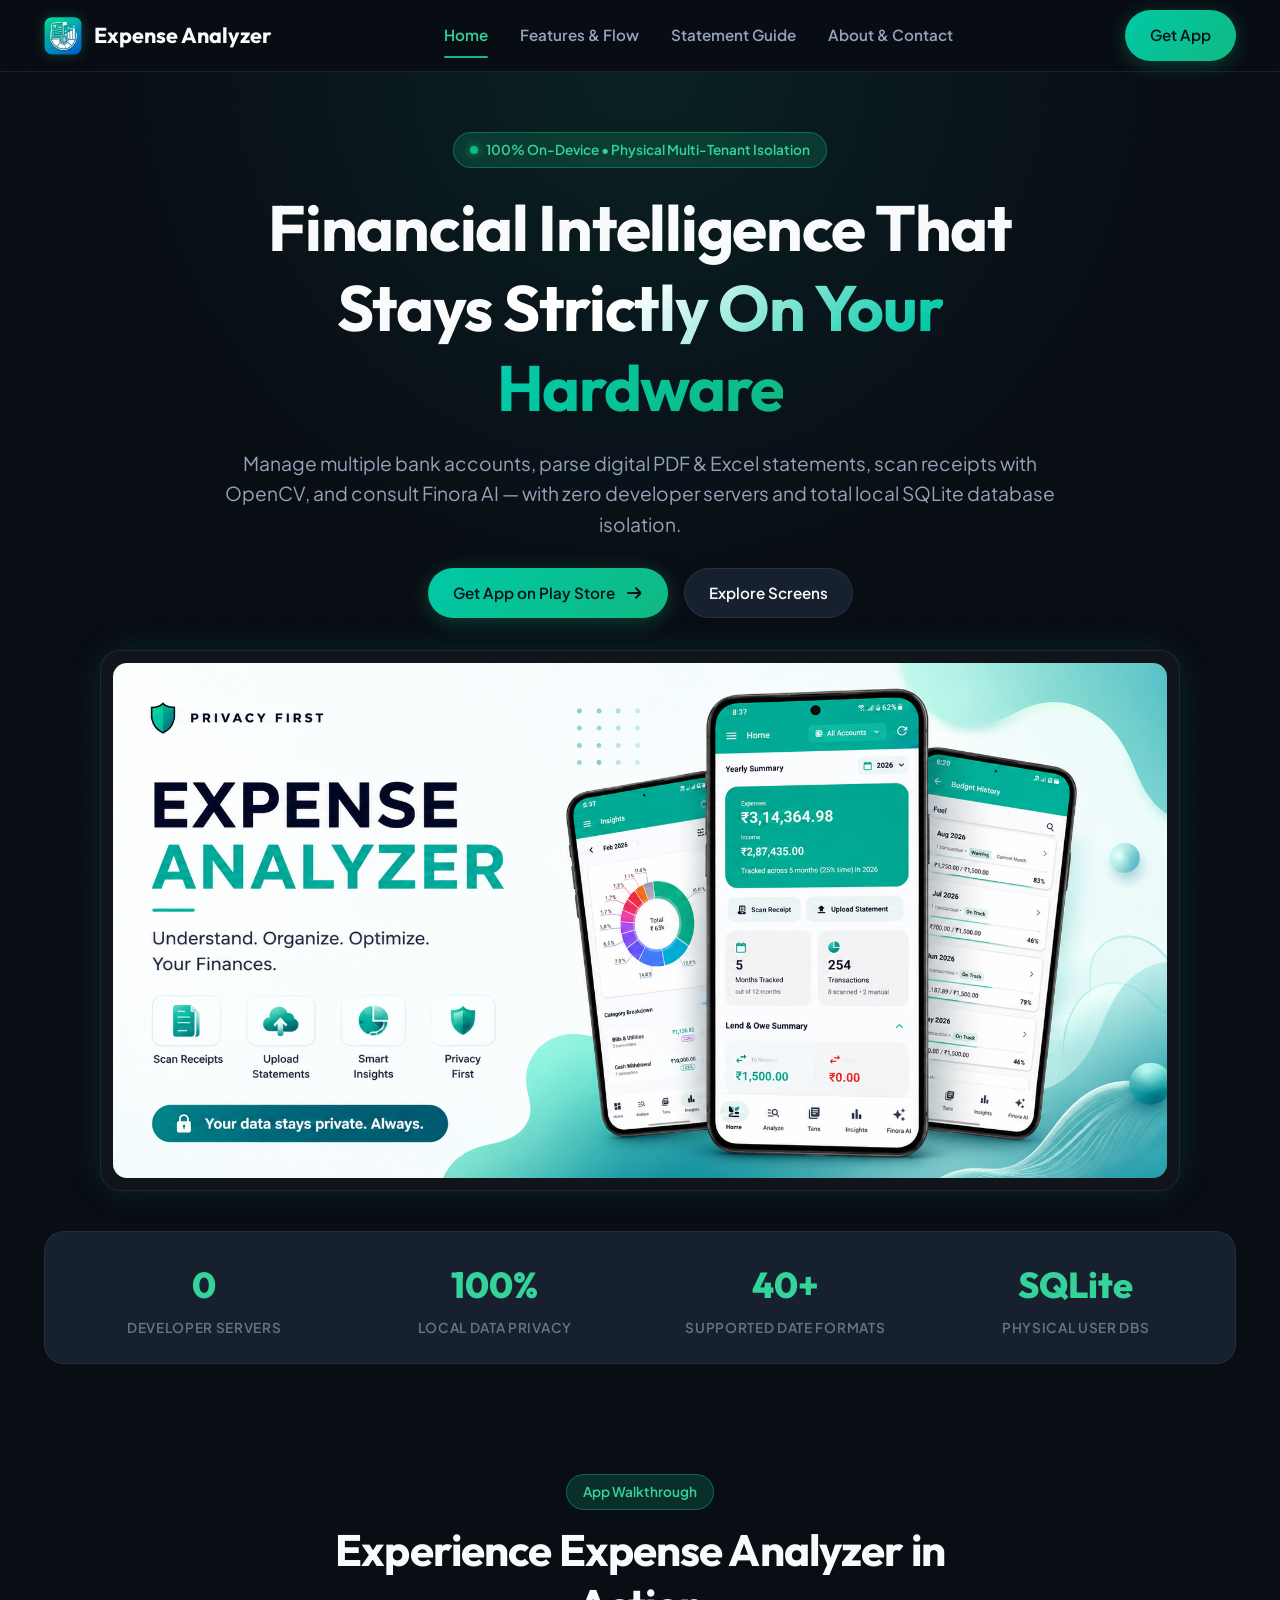
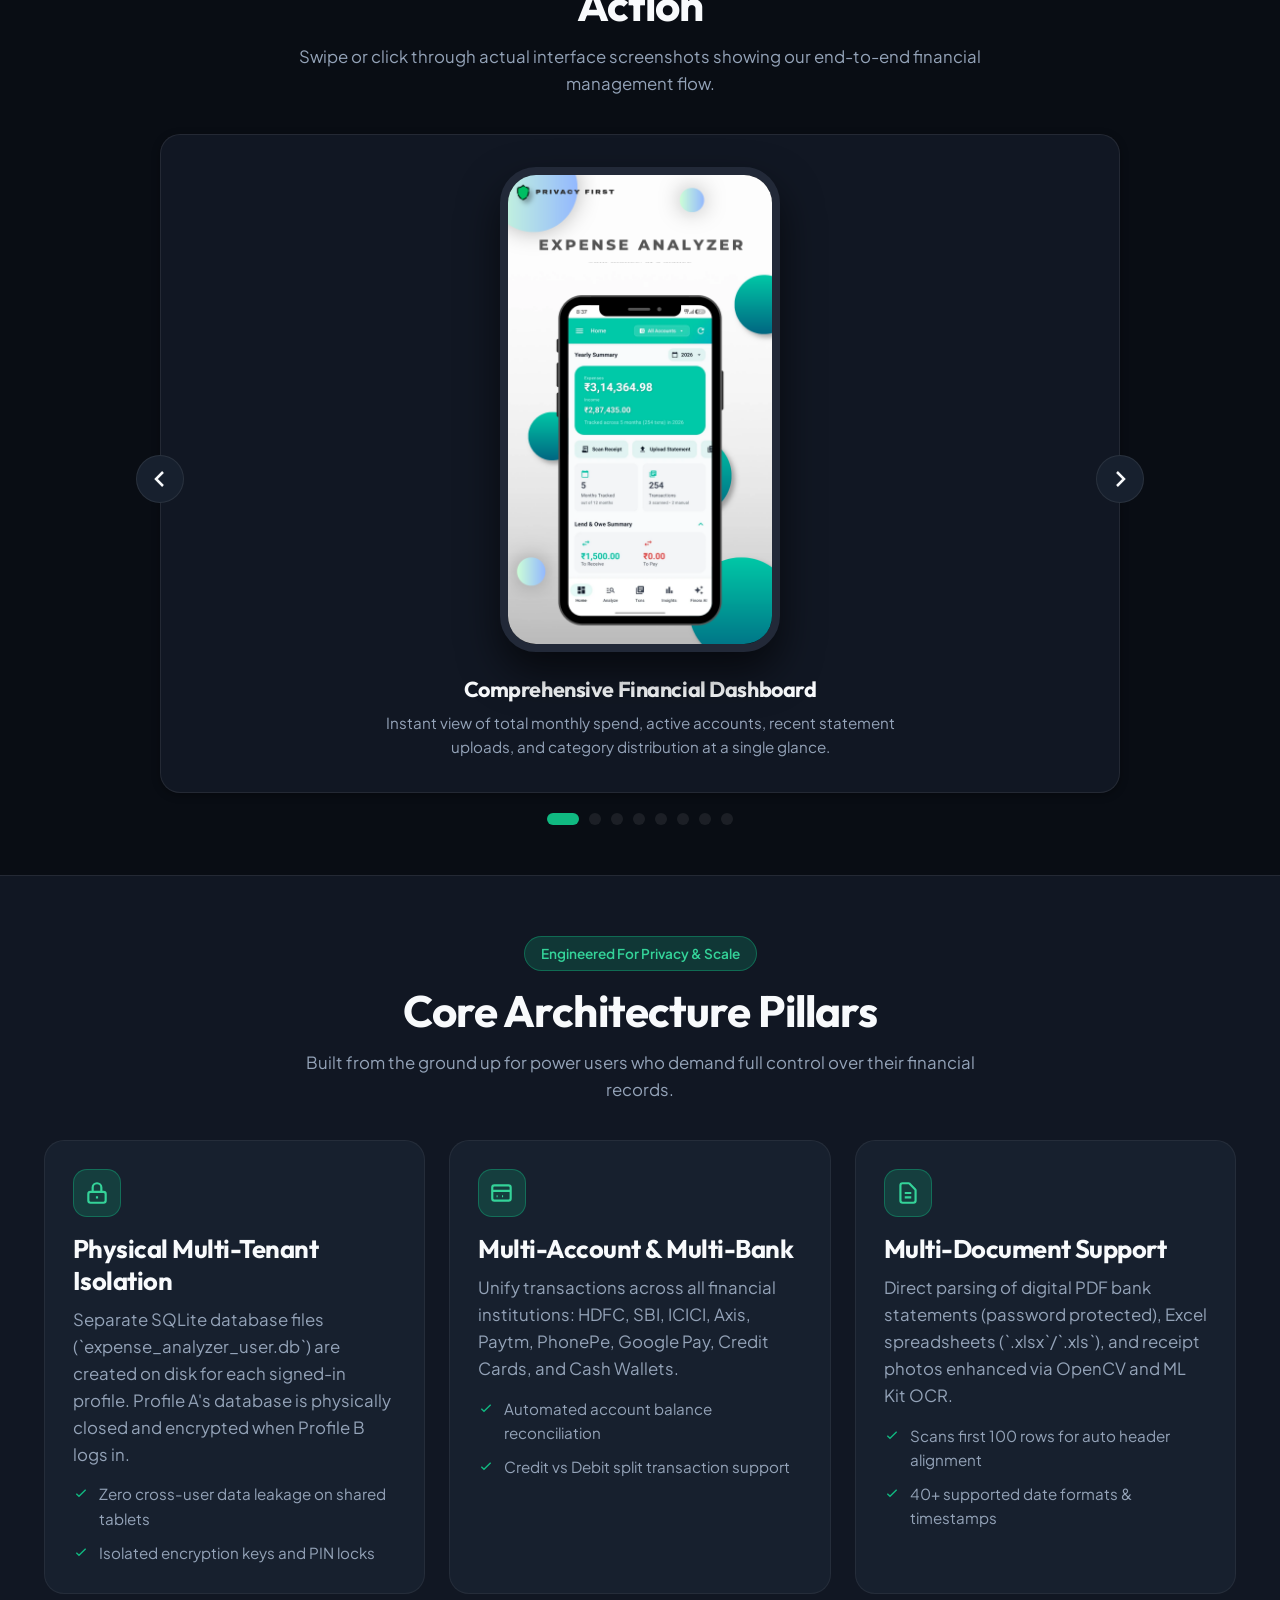
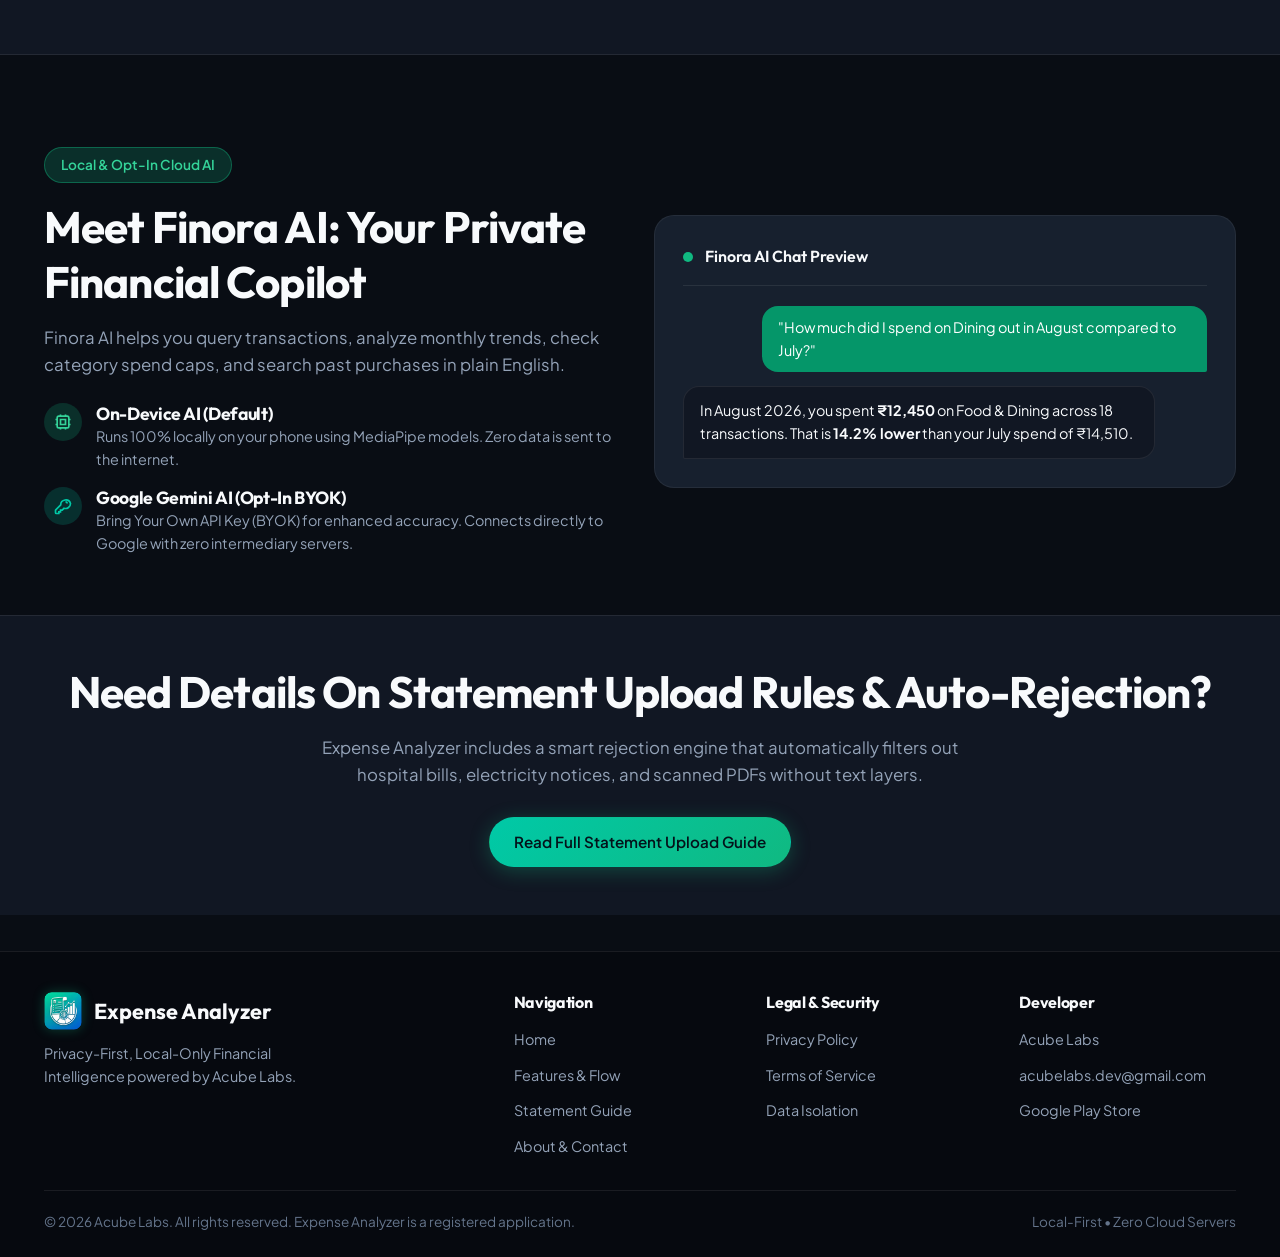
<file: index.html>
<!DOCTYPE html>
<html lang="en">
<head>
  <meta charset="UTF-8">
  <meta name="viewport" content="width=device-width, initial-scale=1.0">
  <meta name="google-site-verification" content="google317b9f0c4027e4d4">
  <title>Expense Analyzer — Privacy-First Multi-Tenant Financial Intelligence</title>
  <meta name="description" content="Local-first personal finance app with physical multi-tenant isolation, multi-bank statement parsing, multi-document support, and on-device AI assistant.">
  <link rel="icon" type="image/png" href="assets/images/logo.png">
  <link rel="preconnect" href="https://fonts.googleapis.com">
  <link rel="preconnect" href="https://fonts.gstatic.com" crossorigin>
  <link rel="preload" href="https://fonts.googleapis.com/css2?family=Outfit:wght@400;500;600;700;800&family=Plus+Jakarta+Sans:wght@300;400;500;600;700;800&display=swap" as="style">
  <link href="https://fonts.googleapis.com/css2?family=Outfit:wght@400;500;600;700;800&family=Plus+Jakarta+Sans:wght@300;400;500;600;700;800&display=swap" rel="stylesheet">
  <style>
    /* Preloader Instant Style */
    #app-preloader {
      position: fixed;
      inset: 0;
      background-color: #090D14;
      z-index: 99999;
      display: flex;
      flex-direction: column;
      align-items: center;
      justify-content: center;
      gap: 16px;
      animation: preloader-autohide 0.3s ease 0.15s forwards;
      pointer-events: none;
    }
    #app-preloader.loaded {
      opacity: 0;
      visibility: hidden;
    }
    .preloader-logo {
      width: 48px;
      height: 48px;
      border-radius: 10px;
      box-shadow: 0 0 20px rgba(16, 185, 129, 0.4);
      animation: preloader-pulse 1.5s ease-in-out infinite;
    }
    .preloader-spinner {
      width: 24px;
      height: 24px;
      border: 3px solid rgba(16, 185, 129, 0.2);
      border-top-color: #10B981;
      border-radius: 50%;
      animation: preloader-spin 0.8s linear infinite;
    }
    @keyframes preloader-spin {
      to { transform: rotate(360deg); }
    }
    @keyframes preloader-pulse {
      0%, 100% { transform: scale(1); opacity: 0.9; }
      50% { transform: scale(1.08); opacity: 1; }
    }
    @keyframes preloader-autohide {
      to { opacity: 0; visibility: hidden; }
    }
  </style>
  <link rel="stylesheet" href="css/styles.css">
</head>
<body>

  <!-- Instant Preloader Screen -->
  <div id="app-preloader">
    <img src="assets/images/logo.png" alt="Expense Analyzer" class="preloader-logo">
    <div class="preloader-spinner"></div>
  </div>

  <!-- Ambient Backdrop -->
  <div class="ambient-glow"></div>
  <div class="grid-overlay"></div>

  <!-- Header / Navigation -->
  <header class="navbar">
    <div class="container nav-container">
      <a href="index.html" class="brand">
        <img src="assets/images/logo.png" alt="Expense Analyzer Logo" class="brand-logo">
        <span>Expense Analyzer</span>
      </a>

      <nav>
        <ul class="nav-links">
          <li><a href="index.html" class="nav-link active">Home</a></li>
          <li><a href="features.html" class="nav-link">Features & Flow</a></li>
          <li><a href="statement-guide.html" class="nav-link">Statement Guide</a></li>
          <li><a href="contact.html" class="nav-link">About & Contact</a></li>
        </ul>
      </nav>

      <div class="nav-cta">
        <a href="https://play.google.com/store/apps/details?id=com.acubelabs.expenseanalyzer" target="_blank" rel="noopener" class="btn btn-primary">Get App</a>
      </div>

      <button class="mobile-toggle" aria-label="Toggle navigation">
        <svg width="24" height="24" fill="none" stroke="currentColor" stroke-width="2" viewBox="0 0 24 24"><path d="M4 6h16M4 12h16M4 18h16"></path></svg>
      </button>
    </div>

    <!-- Mobile Drawer Nav (Strictly hidden on Desktop) -->
    <div class="mobile-nav">
      <a href="index.html" class="nav-link active">Home</a>
      <a href="features.html" class="nav-link">Features & Flow</a>
      <a href="statement-guide.html" class="nav-link">Statement Guide</a>
      <a href="privacy.html" class="nav-link">Privacy Policy</a>
      <a href="terms.html" class="nav-link">Terms of Service</a>
      <a href="contact.html" class="nav-link">About & Contact</a>
      <a href="https://play.google.com/store/apps/details?id=com.acubelabs.expenseanalyzer" target="_blank" rel="noopener" class="btn btn-primary" style="margin-top: 8px;">Get App on Play Store</a>
    </div>
  </header>

  <!-- Hero Section -->
  <section class="hero">
    <div class="container">
      <div class="hero-content">
        <div class="badge" style="margin-bottom: 20px;">
          <span class="badge-dot"></span>
          100% On-Device • Physical Multi-Tenant Isolation
        </div>
        <h1>Financial Intelligence That Stays <span class="gradient-text">Strictly On Your Hardware</span></h1>
        <p class="hero-subtitle">
          Manage multiple bank accounts, parse digital PDF & Excel statements, scan receipts with OpenCV, and consult Finora AI — with zero developer servers and total local SQLite database isolation.
        </p>
        <div class="hero-actions">
          <a href="https://play.google.com/store/apps/details?id=com.acubelabs.expenseanalyzer" target="_blank" rel="noopener" class="btn btn-primary">
            Get App on Play Store
            <svg width="18" height="18" fill="none" stroke="currentColor" stroke-width="2.5" viewBox="0 0 24 24"><path d="M14 5l7 7m0 0l-7 7m7-7H3"></path></svg>
          </a>
          <a href="#screenshot-carousel" class="btn btn-secondary">
            Explore Screens
          </a>
        </div>
      </div>

      <!-- Hero Banner Graphic -->
      <div class="hero-banner-wrap">
        <img src="assets/images/banner.png" alt="Expense Analyzer App Dashboard Banner" class="hero-banner">
      </div>

      <!-- Stats Bar -->
      <div class="stats-bar">
        <div class="stat-item">
          <div class="stat-value">0</div>
          <div class="stat-label">Developer Servers</div>
        </div>
        <div class="stat-item">
          <div class="stat-value">100%</div>
          <div class="stat-label">Local Data Privacy</div>
        </div>
        <div class="stat-item">
          <div class="stat-value">40+</div>
          <div class="stat-label">Supported Date Formats</div>
        </div>
        <div class="stat-item">
          <div class="stat-value">SQLite</div>
          <div class="stat-label">Physical User DBs</div>
        </div>
      </div>
    </div>
  </section>

  <!-- Screenshot Carousel Section -->
  <section id="screenshot-carousel" class="carousel-section">
    <div class="container">
      <div class="section-header">
        <div class="badge">App Walkthrough</div>
        <h2 style="margin-top: 12px;">Experience Expense Analyzer in Action</h2>
        <p>Swipe or click through actual interface screenshots showing our end-to-end financial management flow.</p>
      </div>

      <div class="carousel-container">
        <button class="carousel-btn prev" aria-label="Previous Slide">
          <svg width="24" height="24" fill="none" stroke="currentColor" stroke-width="2.5" viewBox="0 0 24 24"><path d="M15 19l-7-7 7-7"></path></svg>
        </button>

        <div class="carousel-viewport">
          <div class="carousel-track">

            <!-- Slide 1 -->
            <div class="carousel-slide">
              <div class="phone-mockup">
                <img src="assets/images/ss/SS_1.png" alt="Financial Dashboard Overview">
              </div>
              <div class="slide-caption">
                <h4>Comprehensive Financial Dashboard</h4>
                <p>Instant view of total monthly spend, active accounts, recent statement uploads, and category distribution at a single glance.</p>
              </div>
            </div>

            <!-- Slide 2 -->
            <div class="carousel-slide">
              <div class="phone-mockup">
                <img src="assets/images/ss/SS_2.png" alt="Multi-Bank & Multi-Account Tracker">
              </div>
              <div class="slide-caption">
                <h4>Multi-Account & Multi-Bank Management</h4>
                <p>Consolidate balances across HDFC, SBI, ICICI, Axis, Paytm, PhonePe, GPay, Credit Cards, Wallets, and Cash in one place.</p>
              </div>
            </div>

            <!-- Slide 3 -->
            <div class="carousel-slide">
              <div class="phone-mockup">
                <img src="assets/images/ss/SS_3.png" alt="Statement Upload & Document Parser">
              </div>
              <div class="slide-caption">
                <h4>Smart Document & Statement Parsing</h4>
                <p>Upload digital PDF bank statements (with password support) and Excel spreadsheets (`.xlsx`/`.xls`) with auto column matching.</p>
              </div>
            </div>

            <!-- Slide 4 -->
            <div class="carousel-slide">
              <div class="phone-mockup">
                <img src="assets/images/ss/SS_4.png" alt="Finora AI Assistant">
              </div>
              <div class="slide-caption">
                <h4>Finora AI Financial Assistant</h4>
                <p>Ask natural language questions about spending trends using local MediaPipe models or opt-in Google Gemini with Bring-Your-Own-Key.</p>
              </div>
            </div>

            <!-- Slide 5 -->
            <div class="carousel-slide">
              <div class="phone-mockup">
                <img src="assets/images/ss/SS_5.png" alt="Category Breakdown & Visual Analytics">
              </div>
              <div class="slide-caption">
                <h4>Visual Analytics & Spend Breakdown</h4>
                <p>Interactive pie charts, monthly trend bar/line graphs, and 13+ default spending categories (Food, Bills, Shopping, Travel, etc.).</p>
              </div>
            </div>

            <!-- Slide 6 -->
            <div class="carousel-slide">
              <div class="phone-mockup">
                <img src="assets/images/ss/SS_6.png" alt="Budgeting & Monthly Spend Caps">
              </div>
              <div class="slide-caption">
                <h4>Category Budgeting & Monthly Limits</h4>
                <p>Set custom monthly spend caps per category and receive intelligent warnings before exceeding financial budgets.</p>
              </div>
            </div>

            <!-- Slide 7 -->
            <div class="carousel-slide">
              <div class="phone-mockup">
                <img src="assets/images/ss/SS_7.png" alt="Lend & Owe Debt Settlement Tracker">
              </div>
              <div class="slide-caption">
                <h4>Lend & Owe Debt Settlement Tracker</h4>
                <p>Keep precise records of money lent to or borrowed from friends and family with partial payment history and reminders.</p>
              </div>
            </div>

            <!-- Slide 8 -->
            <div class="carousel-slide">
              <div class="phone-mockup">
                <img src="assets/images/ss/SS_8.png" alt="Multi-Tenant Profile & Theme Settings">
              </div>
              <div class="slide-caption">
                <h4>Multi-Tenant Profiles & Color Schemes</h4>
                <p>Switch between isolated user accounts on shared devices and customize app appearance with 9 custom color themes.</p>
              </div>
            </div>

          </div>
        </div>

        <button class="carousel-btn next" aria-label="Next Slide">
          <svg width="24" height="24" fill="none" stroke="currentColor" stroke-width="2.5" viewBox="0 0 24 24"><path d="M9 5l7 7-7 7"></path></svg>
        </button>

        <div class="carousel-indicators"></div>
      </div>
    </div>
  </section>

  <!-- Core Architectural Pillars -->
  <section style="padding: 60px 0; background: var(--bg-surface); border-top: 1px solid var(--border-subtle); border-bottom: 1px solid var(--border-subtle);">
    <div class="container">
      <div class="section-header">
        <div class="badge">Engineered For Privacy & Scale</div>
        <h2 style="margin-top: 12px;">Core Architecture Pillars</h2>
        <p>Built from the ground up for power users who demand full control over their financial records.</p>
      </div>

      <div class="grid-3">

        <!-- Pillar 1 -->
        <div class="card">
          <div class="card-icon">
            <svg width="26" height="26" fill="none" stroke="currentColor" stroke-width="2" viewBox="0 0 24 24"><path d="M12 15v2m-6 4h12a2 2 0 002-2v-6a2 2 0 00-2-2H6a2 2 0 00-2 2v6a2 2 0 002 2zm10-10V7a4 4 0 00-8 0v4h8z"></path></svg>
          </div>
          <h3>Physical Multi-Tenant Isolation</h3>
          <p>Separate SQLite database files (`expense_analyzer_user.db`) are created on disk for each signed-in profile. Profile A's database is physically closed and encrypted when Profile B logs in.</p>
          <ul class="card-list">
            <li><svg width="16" height="16" fill="none" stroke="currentColor" stroke-width="2" viewBox="0 0 24 24"><path d="M5 13l4 4L19 7"></path></svg> Zero cross-user data leakage on shared tablets</li>
            <li><svg width="16" height="16" fill="none" stroke="currentColor" stroke-width="2" viewBox="0 0 24 24"><path d="M5 13l4 4L19 7"></path></svg> Isolated encryption keys and PIN locks</li>
          </ul>
        </div>

        <!-- Pillar 2 -->
        <div class="card">
          <div class="card-icon">
            <svg width="26" height="26" fill="none" stroke="currentColor" stroke-width="2" viewBox="0 0 24 24"><path d="M3 10h18M7 15h1m4 0h1m-7 4h12a2 2 0 002-2V7a2 2 0 00-2-2H5a2 2 0 00-2 2v10a2 2 0 002 2z"></path></svg>
          </div>
          <h3>Multi-Account & Multi-Bank</h3>
          <p>Unify transactions across all financial institutions: HDFC, SBI, ICICI, Axis, Paytm, PhonePe, Google Pay, Credit Cards, and Cash Wallets.</p>
          <ul class="card-list">
            <li><svg width="16" height="16" fill="none" stroke="currentColor" stroke-width="2" viewBox="0 0 24 24"><path d="M5 13l4 4L19 7"></path></svg> Automated account balance reconciliation</li>
            <li><svg width="16" height="16" fill="none" stroke="currentColor" stroke-width="2" viewBox="0 0 24 24"><path d="M5 13l4 4L19 7"></path></svg> Credit vs Debit split transaction support</li>
          </ul>
        </div>

        <!-- Pillar 3 -->
        <div class="card">
          <div class="card-icon">
            <svg width="26" height="26" fill="none" stroke="currentColor" stroke-width="2" viewBox="0 0 24 24"><path d="M9 12h6m-6 4h6m2 5H7a2 2 0 01-2-2V5a2 2 0 012-2h5.586a1 1 0 01.707.293l5.414 5.414a1 1 0 01.293.707V19a2 2 0 01-2 2z"></path></svg>
          </div>
          <h3>Multi-Document Support</h3>
          <p>Direct parsing of digital PDF bank statements (password protected), Excel spreadsheets (`.xlsx`/`.xls`), and receipt photos enhanced via OpenCV and ML Kit OCR.</p>
          <ul class="card-list">
            <li><svg width="16" height="16" fill="none" stroke="currentColor" stroke-width="2" viewBox="0 0 24 24"><path d="M5 13l4 4L19 7"></path></svg> Scans first 100 rows for auto header alignment</li>
            <li><svg width="16" height="16" fill="none" stroke="currentColor" stroke-width="2" viewBox="0 0 24 24"><path d="M5 13l4 4L19 7"></path></svg> 40+ supported date formats & timestamps</li>
          </ul>
        </div>

      </div>
    </div>
  </section>

  <!-- Finora AI Section -->
  <section style="padding: 60px 0;">
    <div class="container">
      <div class="grid-2" style="align-items: center;">
        <div>
          <div class="badge" style="margin-bottom: 16px;">Local & Opt-In Cloud AI</div>
          <h2>Meet Finora AI: Your Private Financial Copilot</h2>
          <p style="margin-top: 16px;">
            Finora AI helps you query transactions, analyze monthly trends, check category spend caps, and search past purchases in plain English.
          </p>
          <div style="margin-top: 24px; display: flex; flex-direction: column; gap: 16px;">
            <div style="display: flex; gap: 14px;">
              <div style="width: 38px; height: 38px; border-radius: 50%; background: var(--emerald-glow); display: flex; align-items: center; justify-content: center; color: var(--emerald-light); flex-shrink: 0;">
                <svg width="20" height="20" fill="none" stroke="currentColor" stroke-width="2" viewBox="0 0 24 24"><path d="M9 3v2m6-2v2M9 19v2m6-2v2M3 9h2m-2 6h2m14-6h2m-2 6h2M7 19h10a2 2 0 002-2V7a2 2 0 00-2-2H7a2 2 0 00-2 2v10a2 2 0 002 2zM9 9h6v6H9V9z"></path></svg>
              </div>
              <div>
                <h4 style="font-size: 1.1rem; color: var(--text-main);">On-Device AI (Default)</h4>
                <p style="font-size: 0.9rem;">Runs 100% locally on your phone using MediaPipe models. Zero data is sent to the internet.</p>
              </div>
            </div>

            <div style="display: flex; gap: 14px;">
              <div style="width: 38px; height: 38px; border-radius: 50%; background: var(--teal-glow); display: flex; align-items: center; justify-content: center; color: var(--teal); flex-shrink: 0;">
                <svg width="20" height="20" fill="none" stroke="currentColor" stroke-width="2" viewBox="0 0 24 24"><path d="M15 7a2 2 0 012 2m4 0a6 6 0 01-7.743 5.743L11 17H9v2H7v2H4a1 1 0 01-1-1v-2.586a1 1 0 01.293-.707l5.964-5.964A6 6 0 0121 9z"></path></svg>
              </div>
              <div>
                <h4 style="font-size: 1.1rem; color: var(--text-main);">Google Gemini AI (Opt-In BYOK)</h4>
                <p style="font-size: 0.9rem;">Bring Your Own API Key (BYOK) for enhanced accuracy. Connects directly to Google with zero intermediary servers.</p>
              </div>
            </div>
          </div>
        </div>

        <div style="background: var(--bg-card); border: 1px solid var(--border-card); border-radius: var(--radius-lg); padding: 28px;">
          <div style="display: flex; align-items: center; gap: 12px; border-bottom: 1px solid var(--border-subtle); padding-bottom: 16px; margin-bottom: 20px;">
            <div style="width: 10px; height: 10px; border-radius: 50%; background: var(--emerald);"></div>
            <span style="font-weight: 600; font-family: var(--font-heading); color: var(--text-main);">Finora AI Chat Preview</span>
          </div>

          <div style="display: flex; flex-direction: column; gap: 14px; font-size: 0.9rem;">
            <div style="align-self: flex-end; background: var(--emerald-dark); color: #fff; padding: 10px 16px; border-radius: 16px 16px 2px 16px; max-width: 85%;">
              "How much did I spend on Dining out in August compared to July?"
            </div>
            <div style="align-self: flex-start; background: var(--bg-surface); border: 1px solid var(--border-subtle); color: var(--text-main); padding: 12px 16px; border-radius: 16px 16px 16px 2px; max-width: 90%;">
              In August 2026, you spent <strong>₹12,450</strong> on Food & Dining across 18 transactions. That is <strong>14.2% lower</strong> than your July spend of ₹14,510.
            </div>
          </div>
        </div>
      </div>
    </div>
  </section>

  <!-- Statement Guide Callout -->
  <section style="padding: 48px 0; background: var(--bg-surface); border-top: 1px solid var(--border-subtle);">
    <div class="container" style="text-align: center;">
      <h2>Need Details On Statement Upload Rules & Auto-Rejection?</h2>
      <p style="margin: 16px auto 28px; max-width: 640px;">
        Expense Analyzer includes a smart rejection engine that automatically filters out hospital bills, electricity notices, and scanned PDFs without text layers.
      </p>
      <a href="statement-guide.html" class="btn btn-primary">Read Full Statement Upload Guide</a>
    </div>
  </section>

  <!-- Footer -->
  <footer class="footer">
    <div class="container">
      <div class="footer-grid">
        <div class="footer-brand">
          <a href="index.html" class="brand">
            <img src="assets/images/logo.png" alt="Expense Analyzer Logo" class="brand-logo">
            <span>Expense Analyzer</span>
          </a>
          <p>Privacy-First, Local-Only Financial Intelligence powered by Acube Labs.</p>
        </div>

        <div>
          <h4 class="footer-title">Navigation</h4>
          <ul class="footer-links">
            <li><a href="index.html">Home</a></li>
            <li><a href="features.html">Features & Flow</a></li>
            <li><a href="statement-guide.html">Statement Guide</a></li>
            <li><a href="contact.html">About & Contact</a></li>
          </ul>
        </div>

        <div>
          <h4 class="footer-title">Legal & Security</h4>
          <ul class="footer-links">
            <li><a href="privacy.html">Privacy Policy</a></li>
            <li><a href="terms.html">Terms of Service</a></li>
            <li><a href="privacy.html#data-isolation">Data Isolation</a></li>
          </ul>
        </div>

        <div>
          <h4 class="footer-title">Developer</h4>
          <ul class="footer-links">
            <li><a href="contact.html">Acube Labs</a></li>
            <li><a href="mailto:acubelabs.dev@gmail.com">acubelabs.dev@gmail.com</a></li>
            <li><a href="https://play.google.com/store/apps/details?id=com.acubelabs.expenseanalyzer" target="_blank" rel="noopener">Google Play Store</a></li>
          </ul>
        </div>
      </div>

      <div class="footer-bottom">
        <div>&copy; 2026 Acube Labs. All rights reserved. Expense Analyzer is a registered application.</div>
        <div>Local-First • Zero Cloud Servers</div>
      </div>
    </div>
  </footer>

  <script src="js/main.js"></script>
</body>
</html>
</file>
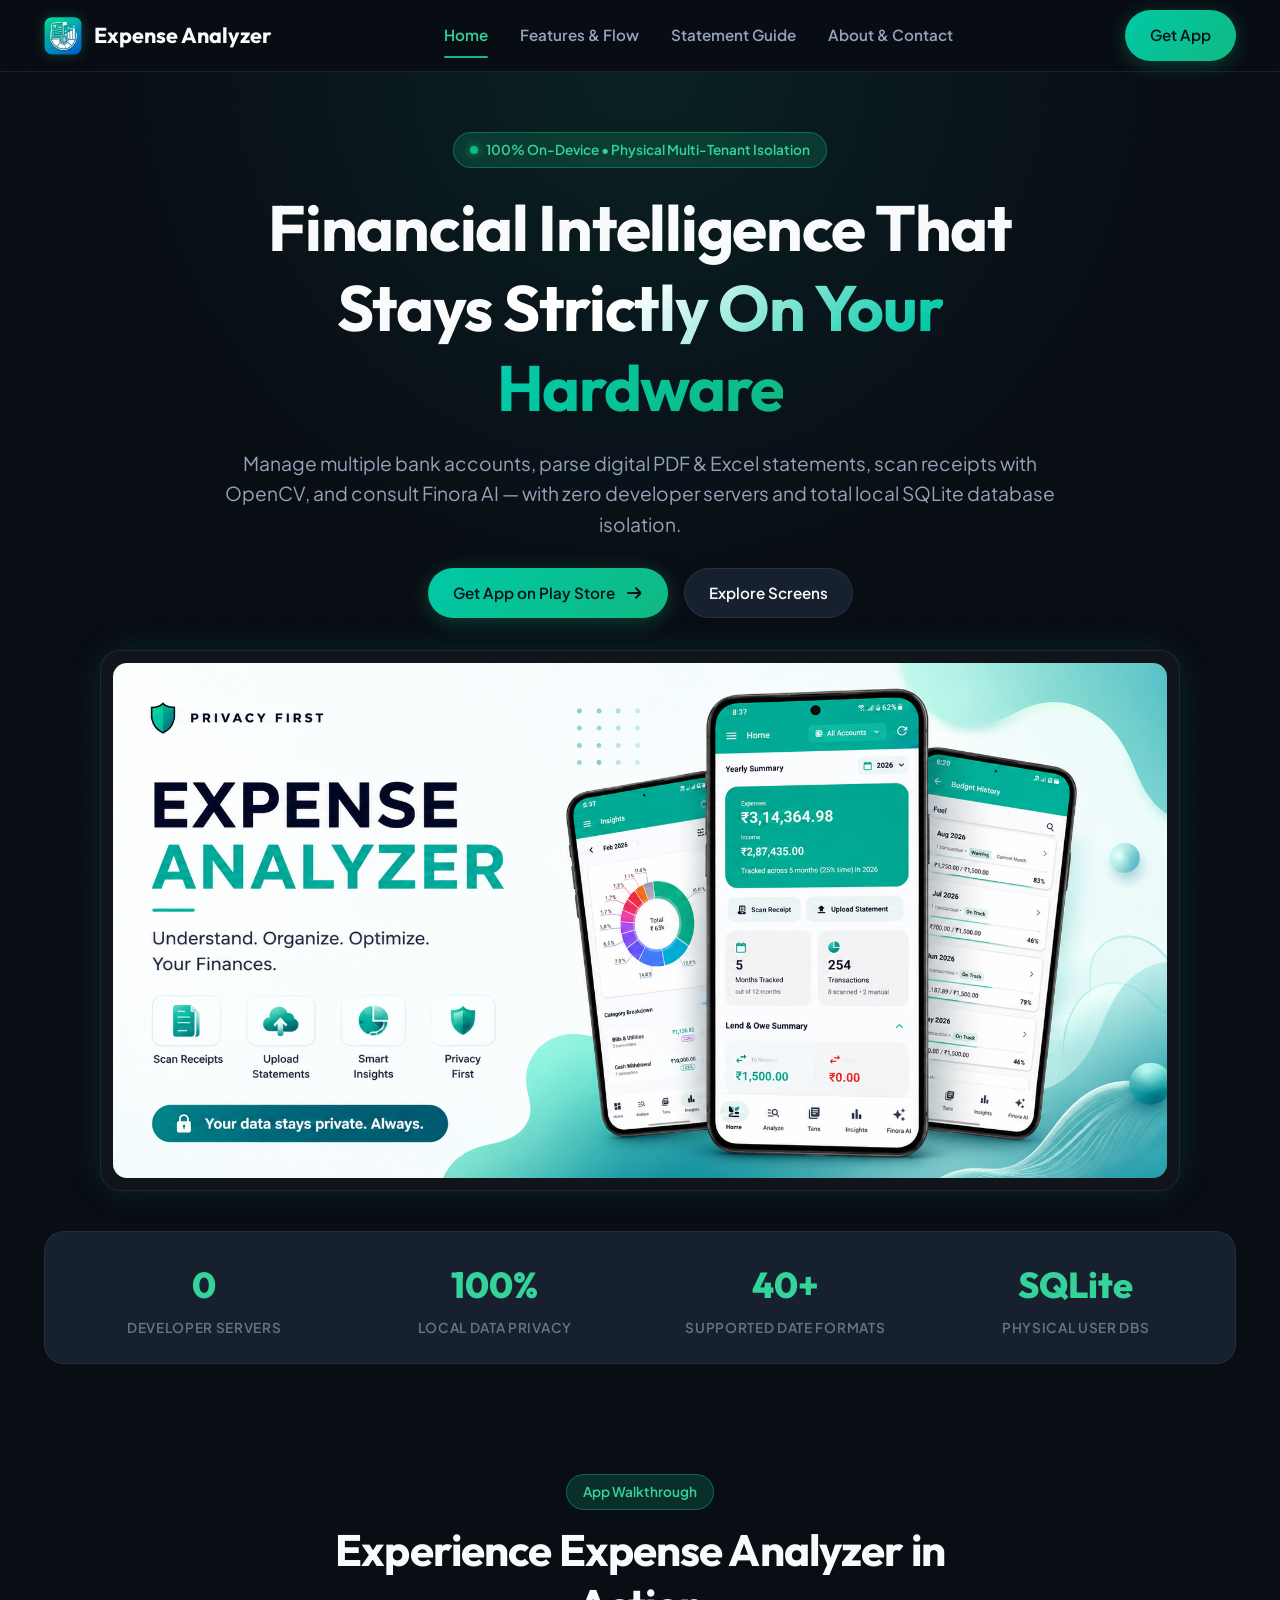
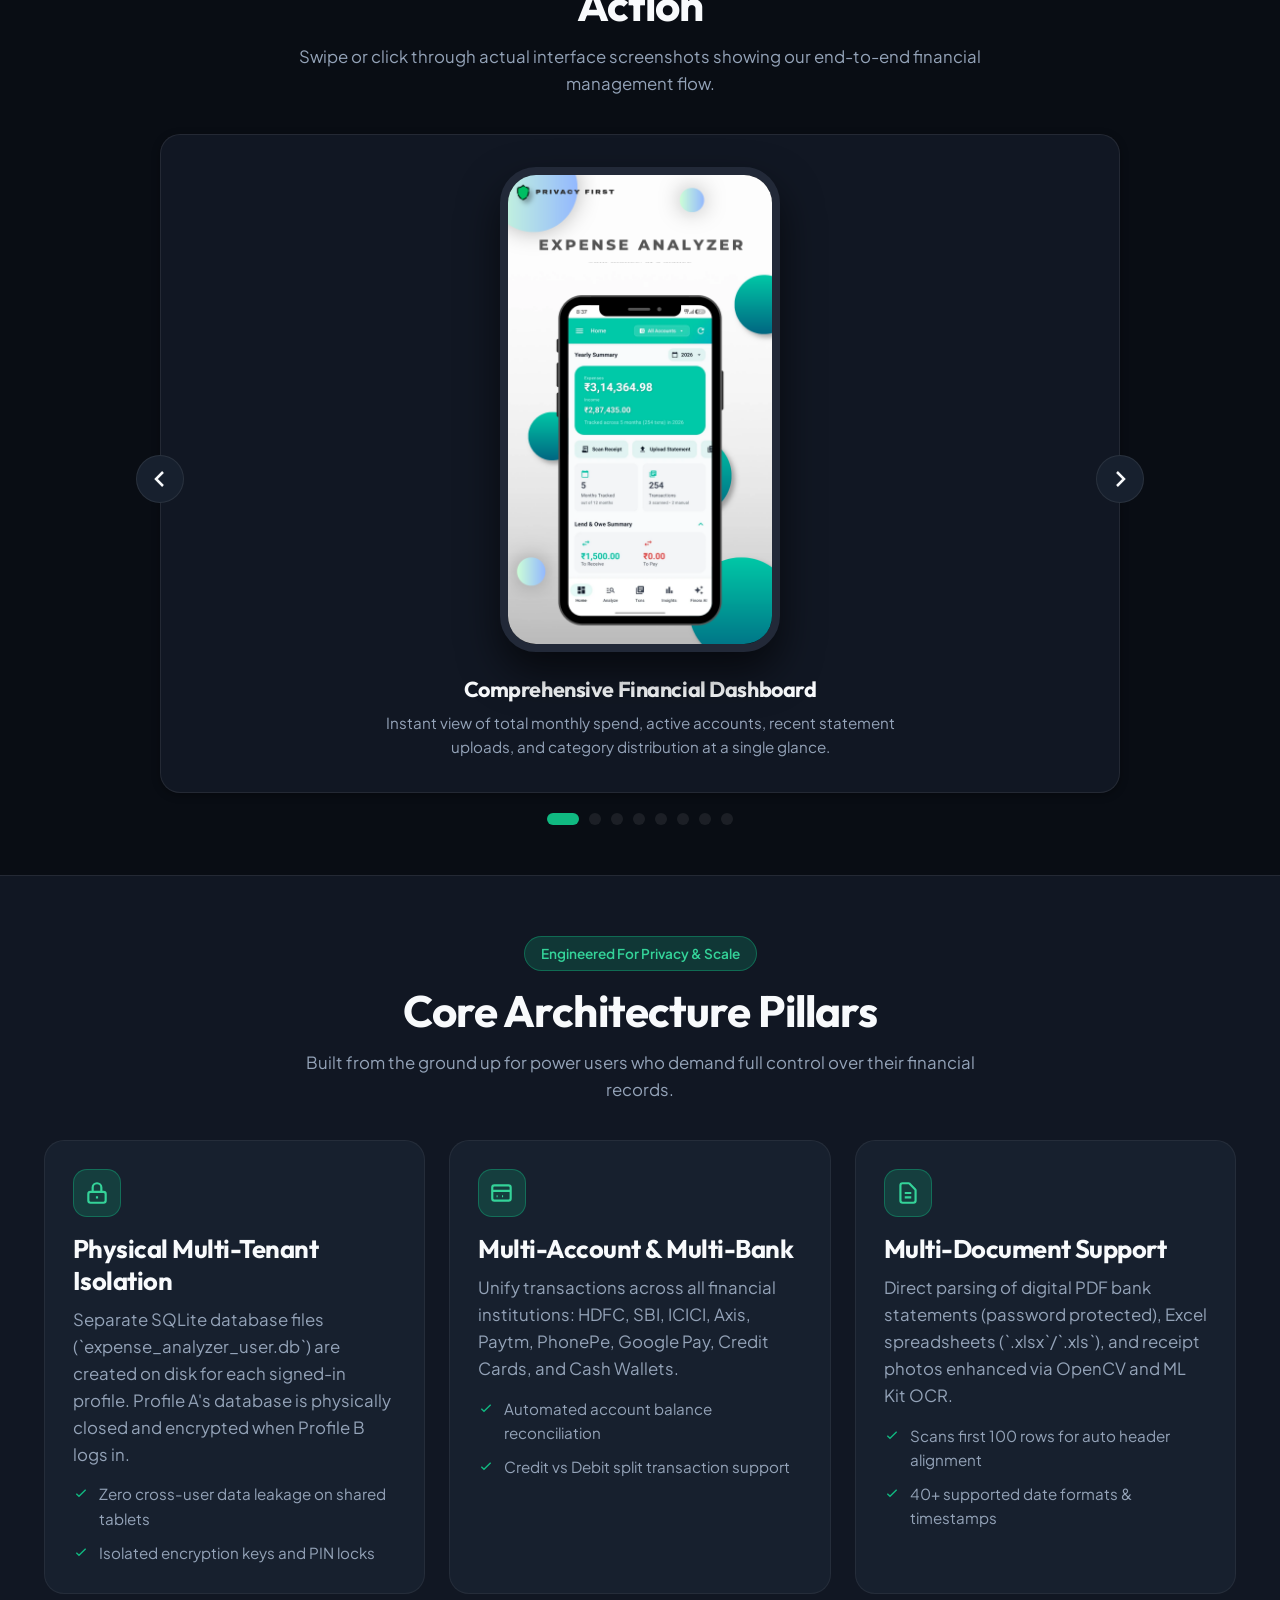
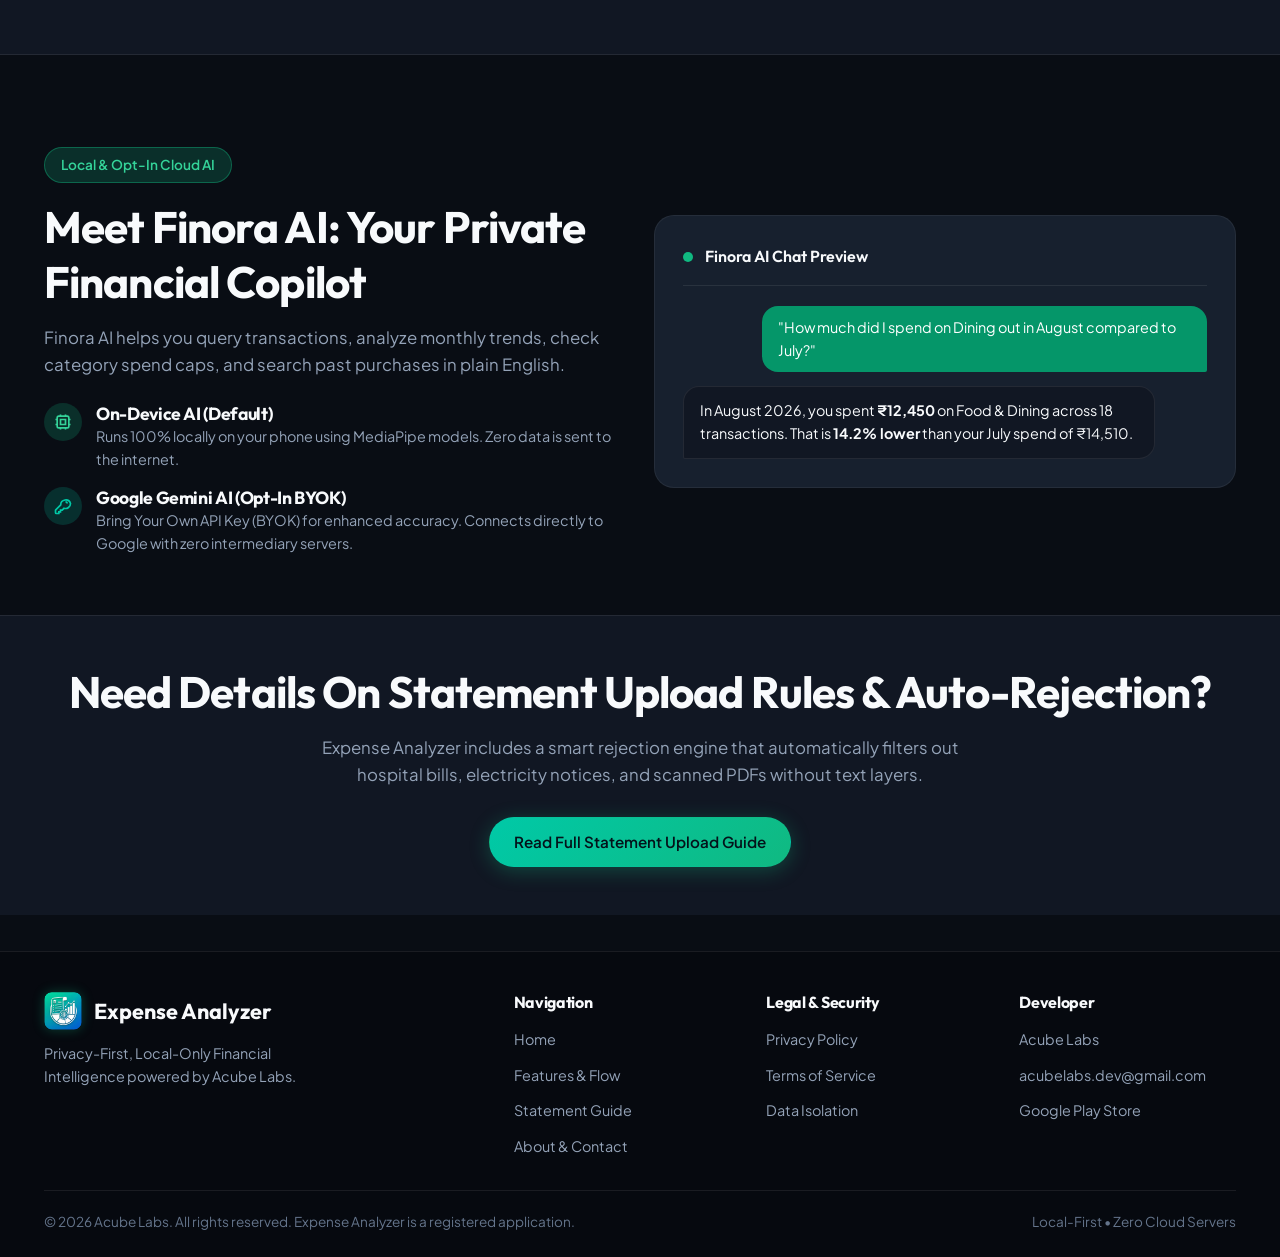
<file: docs/index.html>
<!DOCTYPE html>
<html lang="en">
<head>
  <meta charset="UTF-8">
  <meta name="viewport" content="width=device-width, initial-scale=1.0">
  <title>Expense Analyzer — Privacy-First Multi-Tenant Financial Intelligence</title>
  <meta name="description" content="Local-first personal finance app with physical multi-tenant isolation, multi-bank statement parsing, multi-document support, and on-device AI assistant.">
  <link rel="icon" type="image/png" href="assets/images/logo.png">
  <link rel="preconnect" href="https://fonts.googleapis.com">
  <link rel="preconnect" href="https://fonts.gstatic.com" crossorigin>
  <link rel="preload" href="https://fonts.googleapis.com/css2?family=Outfit:wght@400;500;600;700;800&family=Plus+Jakarta+Sans:wght@300;400;500;600;700;800&display=swap" as="style">
  <link href="https://fonts.googleapis.com/css2?family=Outfit:wght@400;500;600;700;800&family=Plus+Jakarta+Sans:wght@300;400;500;600;700;800&display=swap" rel="stylesheet">
  <style>
    /* Preloader Instant Style with CSS Auto-Hide Backup */
    #app-preloader {
      position: fixed;
      inset: 0;
      background-color: #090D14;
      z-index: 99999;
      display: flex;
      flex-direction: column;
      align-items: center;
      justify-content: center;
      gap: 16px;
      animation: preloader-autohide 0.3s ease 0.15s forwards;
      pointer-events: none;
    }
    #app-preloader.loaded {
      opacity: 0;
      visibility: hidden;
    }
    .preloader-logo {
      width: 48px;
      height: 48px;
      border-radius: 10px;
      box-shadow: 0 0 20px rgba(16, 185, 129, 0.4);
      animation: preloader-pulse 1.5s ease-in-out infinite;
    }
    .preloader-spinner {
      width: 24px;
      height: 24px;
      border: 3px solid rgba(16, 185, 129, 0.2);
      border-top-color: #10B981;
      border-radius: 50%;
      animation: preloader-spin 0.8s linear infinite;
    }
    @keyframes preloader-spin {
      to { transform: rotate(360deg); }
    }
    @keyframes preloader-pulse {
      0%, 100% { transform: scale(1); opacity: 0.9; }
      50% { transform: scale(1.08); opacity: 1; }
    }
    @keyframes preloader-autohide {
      to { opacity: 0; visibility: hidden; }
    }
  </style>
  <link rel="stylesheet" href="css/styles.css">
  <meta name="google-site-verification" content="S2YDGdRnkXhdGjkK_2p4WL6AGxXnq6do9ifP-Iu_byo" />
</head>
<body>

  <!-- Instant Preloader Screen -->
  <div id="app-preloader">
    <img src="assets/images/logo.png" alt="Expense Analyzer" class="preloader-logo">
    <div class="preloader-spinner"></div>
  </div>

  <!-- Ambient Backdrop -->
  <div class="ambient-glow"></div>
  <div class="grid-overlay"></div>

  <!-- Header / Navigation -->
  <header class="navbar">
    <div class="container nav-container">
      <a href="index.html" class="brand">
        <img src="assets/images/logo.png" alt="Expense Analyzer Logo" class="brand-logo">
        <span>Expense Analyzer</span>
      </a>

      <nav>
        <ul class="nav-links">
          <li><a href="index.html" class="nav-link active">Home</a></li>
          <li><a href="features.html" class="nav-link">Features & Flow</a></li>
          <li><a href="statement-guide.html" class="nav-link">Statement Guide</a></li>
          <li><a href="contact.html" class="nav-link">About & Contact</a></li>
        </ul>
      </nav>

      <div class="nav-cta">
        <a href="https://play.google.com/store/apps/details?id=com.acubelabs.expenseanalyzer" target="_blank" rel="noopener" class="btn btn-primary">Get App</a>
      </div>

      <button class="mobile-toggle" aria-label="Toggle navigation">
        <svg width="24" height="24" fill="none" stroke="currentColor" stroke-width="2" viewBox="0 0 24 24"><path d="M4 6h16M4 12h16M4 18h16"></path></svg>
      </button>
    </div>

    <!-- Mobile Drawer Nav (Strictly hidden on Desktop) -->
    <div class="mobile-nav">
      <a href="index.html" class="nav-link active">Home</a>
      <a href="features.html" class="nav-link">Features & Flow</a>
      <a href="statement-guide.html" class="nav-link">Statement Guide</a>
      <a href="privacy.html" class="nav-link">Privacy Policy</a>
      <a href="terms.html" class="nav-link">Terms of Service</a>
      <a href="contact.html" class="nav-link">About & Contact</a>
      <a href="https://play.google.com/store/apps/details?id=com.acubelabs.expenseanalyzer" target="_blank" rel="noopener" class="btn btn-primary" style="margin-top: 8px;">Get App on Play Store</a>
    </div>
  </header>

  <!-- Hero Section -->
  <section class="hero">
    <div class="container">
      <div class="hero-content">
        <div class="badge" style="margin-bottom: 20px;">
          <span class="badge-dot"></span>
          100% On-Device • Physical Multi-Tenant Isolation
        </div>
        <h1>Financial Intelligence That Stays <span class="gradient-text">Strictly On Your Hardware</span></h1>
        <p class="hero-subtitle">
          Manage multiple bank accounts, parse digital PDF & Excel statements, scan receipts with OpenCV, and consult Finora AI — with zero developer servers and total local SQLite database isolation.
        </p>
        <div class="hero-actions">
          <a href="https://play.google.com/store/apps/details?id=com.acubelabs.expenseanalyzer" target="_blank" rel="noopener" class="btn btn-primary">
            Get App on Play Store
            <svg width="18" height="18" fill="none" stroke="currentColor" stroke-width="2.5" viewBox="0 0 24 24"><path d="M14 5l7 7m0 0l-7 7m7-7H3"></path></svg>
          </a>
          <a href="#screenshot-carousel" class="btn btn-secondary">
            Explore Screens
          </a>
        </div>
      </div>

      <!-- Hero Banner Graphic -->
      <div class="hero-banner-wrap">
        <img src="assets/images/banner.png" alt="Expense Analyzer App Dashboard Banner" class="hero-banner">
      </div>

      <!-- Stats Bar -->
      <div class="stats-bar">
        <div class="stat-item">
          <div class="stat-value">0</div>
          <div class="stat-label">Developer Servers</div>
        </div>
        <div class="stat-item">
          <div class="stat-value">100%</div>
          <div class="stat-label">Local Data Privacy</div>
        </div>
        <div class="stat-item">
          <div class="stat-value">40+</div>
          <div class="stat-label">Supported Date Formats</div>
        </div>
        <div class="stat-item">
          <div class="stat-value">SQLite</div>
          <div class="stat-label">Physical User DBs</div>
        </div>
      </div>
    </div>
  </section>

  <!-- Screenshot Carousel Section -->
  <section id="screenshot-carousel" class="carousel-section">
    <div class="container">
      <div class="section-header">
        <div class="badge">App Walkthrough</div>
        <h2 style="margin-top: 12px;">Experience Expense Analyzer in Action</h2>
        <p>Swipe or click through actual interface screenshots showing our end-to-end financial management flow.</p>
      </div>

      <div class="carousel-container">
        <button class="carousel-btn prev" aria-label="Previous Slide">
          <svg width="24" height="24" fill="none" stroke="currentColor" stroke-width="2.5" viewBox="0 0 24 24"><path d="M15 19l-7-7 7-7"></path></svg>
        </button>

        <div class="carousel-viewport">
          <div class="carousel-track">

            <!-- Slide 1 -->
            <div class="carousel-slide">
              <div class="phone-mockup">
                <img src="assets/images/ss/SS_1.png" alt="Financial Dashboard Overview">
              </div>
              <div class="slide-caption">
                <h4>Comprehensive Financial Dashboard</h4>
                <p>Instant view of total monthly spend, active accounts, recent statement uploads, and category distribution at a single glance.</p>
              </div>
            </div>

            <!-- Slide 2 -->
            <div class="carousel-slide">
              <div class="phone-mockup">
                <img src="assets/images/ss/SS_2.png" alt="Multi-Bank & Multi-Account Tracker">
              </div>
              <div class="slide-caption">
                <h4>Multi-Account & Multi-Bank Management</h4>
                <p>Consolidate balances across HDFC, SBI, ICICI, Axis, Paytm, PhonePe, GPay, Credit Cards, Wallets, and Cash in one place.</p>
              </div>
            </div>

            <!-- Slide 3 -->
            <div class="carousel-slide">
              <div class="phone-mockup">
                <img src="assets/images/ss/SS_3.png" alt="Statement Upload & Document Parser">
              </div>
              <div class="slide-caption">
                <h4>Smart Document & Statement Parsing</h4>
                <p>Upload digital PDF bank statements (with password support) and Excel spreadsheets (`.xlsx`/`.xls`) with auto column matching.</p>
              </div>
            </div>

            <!-- Slide 4 -->
            <div class="carousel-slide">
              <div class="phone-mockup">
                <img src="assets/images/ss/SS_4.png" alt="Finora AI Assistant">
              </div>
              <div class="slide-caption">
                <h4>Finora AI Financial Assistant</h4>
                <p>Ask natural language questions about spending trends using local MediaPipe models or opt-in Google Gemini with Bring-Your-Own-Key.</p>
              </div>
            </div>

            <!-- Slide 5 -->
            <div class="carousel-slide">
              <div class="phone-mockup">
                <img src="assets/images/ss/SS_5.png" alt="Category Breakdown & Visual Analytics">
              </div>
              <div class="slide-caption">
                <h4>Visual Analytics & Spend Breakdown</h4>
                <p>Interactive pie charts, monthly trend bar/line graphs, and 13+ default spending categories (Food, Bills, Shopping, Travel, etc.).</p>
              </div>
            </div>

            <!-- Slide 6 -->
            <div class="carousel-slide">
              <div class="phone-mockup">
                <img src="assets/images/ss/SS_6.png" alt="Budgeting & Monthly Spend Caps">
              </div>
              <div class="slide-caption">
                <h4>Category Budgeting & Monthly Limits</h4>
                <p>Set custom monthly spend caps per category and receive intelligent warnings before exceeding financial budgets.</p>
              </div>
            </div>

            <!-- Slide 7 -->
            <div class="carousel-slide">
              <div class="phone-mockup">
                <img src="assets/images/ss/SS_7.png" alt="Lend & Owe Debt Settlement Tracker">
              </div>
              <div class="slide-caption">
                <h4>Lend & Owe Debt Settlement Tracker</h4>
                <p>Keep precise records of money lent to or borrowed from friends and family with partial payment history and reminders.</p>
              </div>
            </div>

            <!-- Slide 8 -->
            <div class="carousel-slide">
              <div class="phone-mockup">
                <img src="assets/images/ss/SS_8.png" alt="Multi-Tenant Profile & Theme Settings">
              </div>
              <div class="slide-caption">
                <h4>Multi-Tenant Profiles & Color Schemes</h4>
                <p>Switch between isolated user accounts on shared devices and customize app appearance with 9 custom color themes.</p>
              </div>
            </div>

          </div>
        </div>

        <button class="carousel-btn next" aria-label="Next Slide">
          <svg width="24" height="24" fill="none" stroke="currentColor" stroke-width="2.5" viewBox="0 0 24 24"><path d="M9 5l7 7-7 7"></path></svg>
        </button>

        <div class="carousel-indicators"></div>
      </div>
    </div>
  </section>

  <!-- Core Architectural Pillars -->
  <section style="padding: 60px 0; background: var(--bg-surface); border-top: 1px solid var(--border-subtle); border-bottom: 1px solid var(--border-subtle);">
    <div class="container">
      <div class="section-header">
        <div class="badge">Engineered For Privacy & Scale</div>
        <h2 style="margin-top: 12px;">Core Architecture Pillars</h2>
        <p>Built from the ground up for power users who demand full control over their financial records.</p>
      </div>

      <div class="grid-3">

        <!-- Pillar 1 -->
        <div class="card">
          <div class="card-icon">
            <svg width="26" height="26" fill="none" stroke="currentColor" stroke-width="2" viewBox="0 0 24 24"><path d="M12 15v2m-6 4h12a2 2 0 002-2v-6a2 2 0 00-2-2H6a2 2 0 00-2 2v6a2 2 0 002 2zm10-10V7a4 4 0 00-8 0v4h8z"></path></svg>
          </div>
          <h3>Physical Multi-Tenant Isolation</h3>
          <p>Separate SQLite database files (`expense_analyzer_user.db`) are created on disk for each signed-in profile. Profile A's database is physically closed and encrypted when Profile B logs in.</p>
          <ul class="card-list">
            <li><svg width="16" height="16" fill="none" stroke="currentColor" stroke-width="2" viewBox="0 0 24 24"><path d="M5 13l4 4L19 7"></path></svg> Zero cross-user data leakage on shared tablets</li>
            <li><svg width="16" height="16" fill="none" stroke="currentColor" stroke-width="2" viewBox="0 0 24 24"><path d="M5 13l4 4L19 7"></path></svg> Isolated encryption keys and PIN locks</li>
          </ul>
        </div>

        <!-- Pillar 2 -->
        <div class="card">
          <div class="card-icon">
            <svg width="26" height="26" fill="none" stroke="currentColor" stroke-width="2" viewBox="0 0 24 24"><path d="M3 10h18M7 15h1m4 0h1m-7 4h12a2 2 0 002-2V7a2 2 0 00-2-2H5a2 2 0 00-2 2v10a2 2 0 002 2z"></path></svg>
          </div>
          <h3>Multi-Account & Multi-Bank</h3>
          <p>Unify transactions across all financial institutions: HDFC, SBI, ICICI, Axis, Paytm, PhonePe, Google Pay, Credit Cards, and Cash Wallets.</p>
          <ul class="card-list">
            <li><svg width="16" height="16" fill="none" stroke="currentColor" stroke-width="2" viewBox="0 0 24 24"><path d="M5 13l4 4L19 7"></path></svg> Automated account balance reconciliation</li>
            <li><svg width="16" height="16" fill="none" stroke="currentColor" stroke-width="2" viewBox="0 0 24 24"><path d="M5 13l4 4L19 7"></path></svg> Credit vs Debit split transaction support</li>
          </ul>
        </div>

        <!-- Pillar 3 -->
        <div class="card">
          <div class="card-icon">
            <svg width="26" height="26" fill="none" stroke="currentColor" stroke-width="2" viewBox="0 0 24 24"><path d="M9 12h6m-6 4h6m2 5H7a2 2 0 01-2-2V5a2 2 0 012-2h5.586a1 1 0 01.707.293l5.414 5.414a1 1 0 01.293.707V19a2 2 0 01-2 2z"></path></svg>
          </div>
          <h3>Multi-Document Support</h3>
          <p>Direct parsing of digital PDF bank statements (password protected), Excel spreadsheets (`.xlsx`/`.xls`), and receipt photos enhanced via OpenCV and ML Kit OCR.</p>
          <ul class="card-list">
            <li><svg width="16" height="16" fill="none" stroke="currentColor" stroke-width="2" viewBox="0 0 24 24"><path d="M5 13l4 4L19 7"></path></svg> Scans first 100 rows for auto header alignment</li>
            <li><svg width="16" height="16" fill="none" stroke="currentColor" stroke-width="2" viewBox="0 0 24 24"><path d="M5 13l4 4L19 7"></path></svg> 40+ supported date formats & timestamps</li>
          </ul>
        </div>

      </div>
    </div>
  </section>

  <!-- Finora AI Section -->
  <section style="padding: 60px 0;">
    <div class="container">
      <div class="grid-2" style="align-items: center;">
        <div>
          <div class="badge" style="margin-bottom: 16px;">Local & Opt-In Cloud AI</div>
          <h2>Meet Finora AI: Your Private Financial Copilot</h2>
          <p style="margin-top: 16px;">
            Finora AI helps you query transactions, analyze monthly trends, check category spend caps, and search past purchases in plain English.
          </p>
          <div style="margin-top: 24px; display: flex; flex-direction: column; gap: 16px;">
            <div style="display: flex; gap: 14px;">
              <div style="width: 38px; height: 38px; border-radius: 50%; background: var(--emerald-glow); display: flex; align-items: center; justify-content: center; color: var(--emerald-light); flex-shrink: 0;">
                <svg width="20" height="20" fill="none" stroke="currentColor" stroke-width="2" viewBox="0 0 24 24"><path d="M9 3v2m6-2v2M9 19v2m6-2v2M3 9h2m-2 6h2m14-6h2m-2 6h2M7 19h10a2 2 0 002-2V7a2 2 0 00-2-2H7a2 2 0 00-2 2v10a2 2 0 002 2zM9 9h6v6H9V9z"></path></svg>
              </div>
              <div>
                <h4 style="font-size: 1.1rem; color: var(--text-main);">On-Device AI (Default)</h4>
                <p style="font-size: 0.9rem;">Runs 100% locally on your phone using MediaPipe models. Zero data is sent to the internet.</p>
              </div>
            </div>

            <div style="display: flex; gap: 14px;">
              <div style="width: 38px; height: 38px; border-radius: 50%; background: var(--teal-glow); display: flex; align-items: center; justify-content: center; color: var(--teal); flex-shrink: 0;">
                <svg width="20" height="20" fill="none" stroke="currentColor" stroke-width="2" viewBox="0 0 24 24"><path d="M15 7a2 2 0 012 2m4 0a6 6 0 01-7.743 5.743L11 17H9v2H7v2H4a1 1 0 01-1-1v-2.586a1 1 0 01.293-.707l5.964-5.964A6 6 0 0121 9z"></path></svg>
              </div>
              <div>
                <h4 style="font-size: 1.1rem; color: var(--text-main);">Google Gemini AI (Opt-In BYOK)</h4>
                <p style="font-size: 0.9rem;">Bring Your Own API Key (BYOK) for enhanced accuracy. Connects directly to Google with zero intermediary servers.</p>
              </div>
            </div>
          </div>
        </div>

        <div style="background: var(--bg-card); border: 1px solid var(--border-card); border-radius: var(--radius-lg); padding: 28px;">
          <div style="display: flex; align-items: center; gap: 12px; border-bottom: 1px solid var(--border-subtle); padding-bottom: 16px; margin-bottom: 20px;">
            <div style="width: 10px; height: 10px; border-radius: 50%; background: var(--emerald);"></div>
            <span style="font-weight: 600; font-family: var(--font-heading); color: var(--text-main);">Finora AI Chat Preview</span>
          </div>

          <div style="display: flex; flex-direction: column; gap: 14px; font-size: 0.9rem;">
            <div style="align-self: flex-end; background: var(--emerald-dark); color: #fff; padding: 10px 16px; border-radius: 16px 16px 2px 16px; max-width: 85%;">
              "How much did I spend on Dining out in August compared to July?"
            </div>
            <div style="align-self: flex-start; background: var(--bg-surface); border: 1px solid var(--border-subtle); color: var(--text-main); padding: 12px 16px; border-radius: 16px 16px 16px 2px; max-width: 90%;">
              In August 2026, you spent <strong>₹12,450</strong> on Food & Dining across 18 transactions. That is <strong>14.2% lower</strong> than your July spend of ₹14,510.
            </div>
          </div>
        </div>
      </div>
    </div>
  </section>

  <!-- Statement Guide Callout -->
  <section style="padding: 48px 0; background: var(--bg-surface); border-top: 1px solid var(--border-subtle);">
    <div class="container" style="text-align: center;">
      <h2>Need Details On Statement Upload Rules & Auto-Rejection?</h2>
      <p style="margin: 16px auto 28px; max-width: 640px;">
        Expense Analyzer includes a smart rejection engine that automatically filters out hospital bills, electricity notices, and scanned PDFs without text layers.
      </p>
      <a href="statement-guide.html" class="btn btn-primary">Read Full Statement Upload Guide</a>
    </div>
  </section>

  <!-- Footer -->
  <footer class="footer">
    <div class="container">
      <div class="footer-grid">
        <div class="footer-brand">
          <a href="index.html" class="brand">
            <img src="assets/images/logo.png" alt="Expense Analyzer Logo" class="brand-logo">
            <span>Expense Analyzer</span>
          </a>
          <p>Privacy-First, Local-Only Financial Intelligence powered by Acube Labs.</p>
        </div>

        <div>
          <h4 class="footer-title">Navigation</h4>
          <ul class="footer-links">
            <li><a href="index.html">Home</a></li>
            <li><a href="features.html">Features & Flow</a></li>
            <li><a href="statement-guide.html">Statement Guide</a></li>
            <li><a href="contact.html">About & Contact</a></li>
          </ul>
        </div>

        <div>
          <h4 class="footer-title">Legal & Security</h4>
          <ul class="footer-links">
            <li><a href="privacy.html">Privacy Policy</a></li>
            <li><a href="terms.html">Terms of Service</a></li>
            <li><a href="privacy.html#data-isolation">Data Isolation</a></li>
          </ul>
        </div>

        <div>
          <h4 class="footer-title">Developer</h4>
          <ul class="footer-links">
            <li><a href="contact.html">Acube Labs</a></li>
            <li><a href="mailto:acubelabs.dev@gmail.com">acubelabs.dev@gmail.com</a></li>
            <li><a href="https://play.google.com/store/apps/details?id=com.acubelabs.expenseanalyzer" target="_blank" rel="noopener">Google Play Store</a></li>
          </ul>
        </div>
      </div>

      <div class="footer-bottom">
        <div>&copy; 2026 Acube Labs. All rights reserved. Expense Analyzer is a registered application.</div>
        <div>Local-First • Zero Cloud Servers</div>
      </div>
    </div>
  </footer>

  <script src="js/main.js"></script>
</body>
</html>
</file>
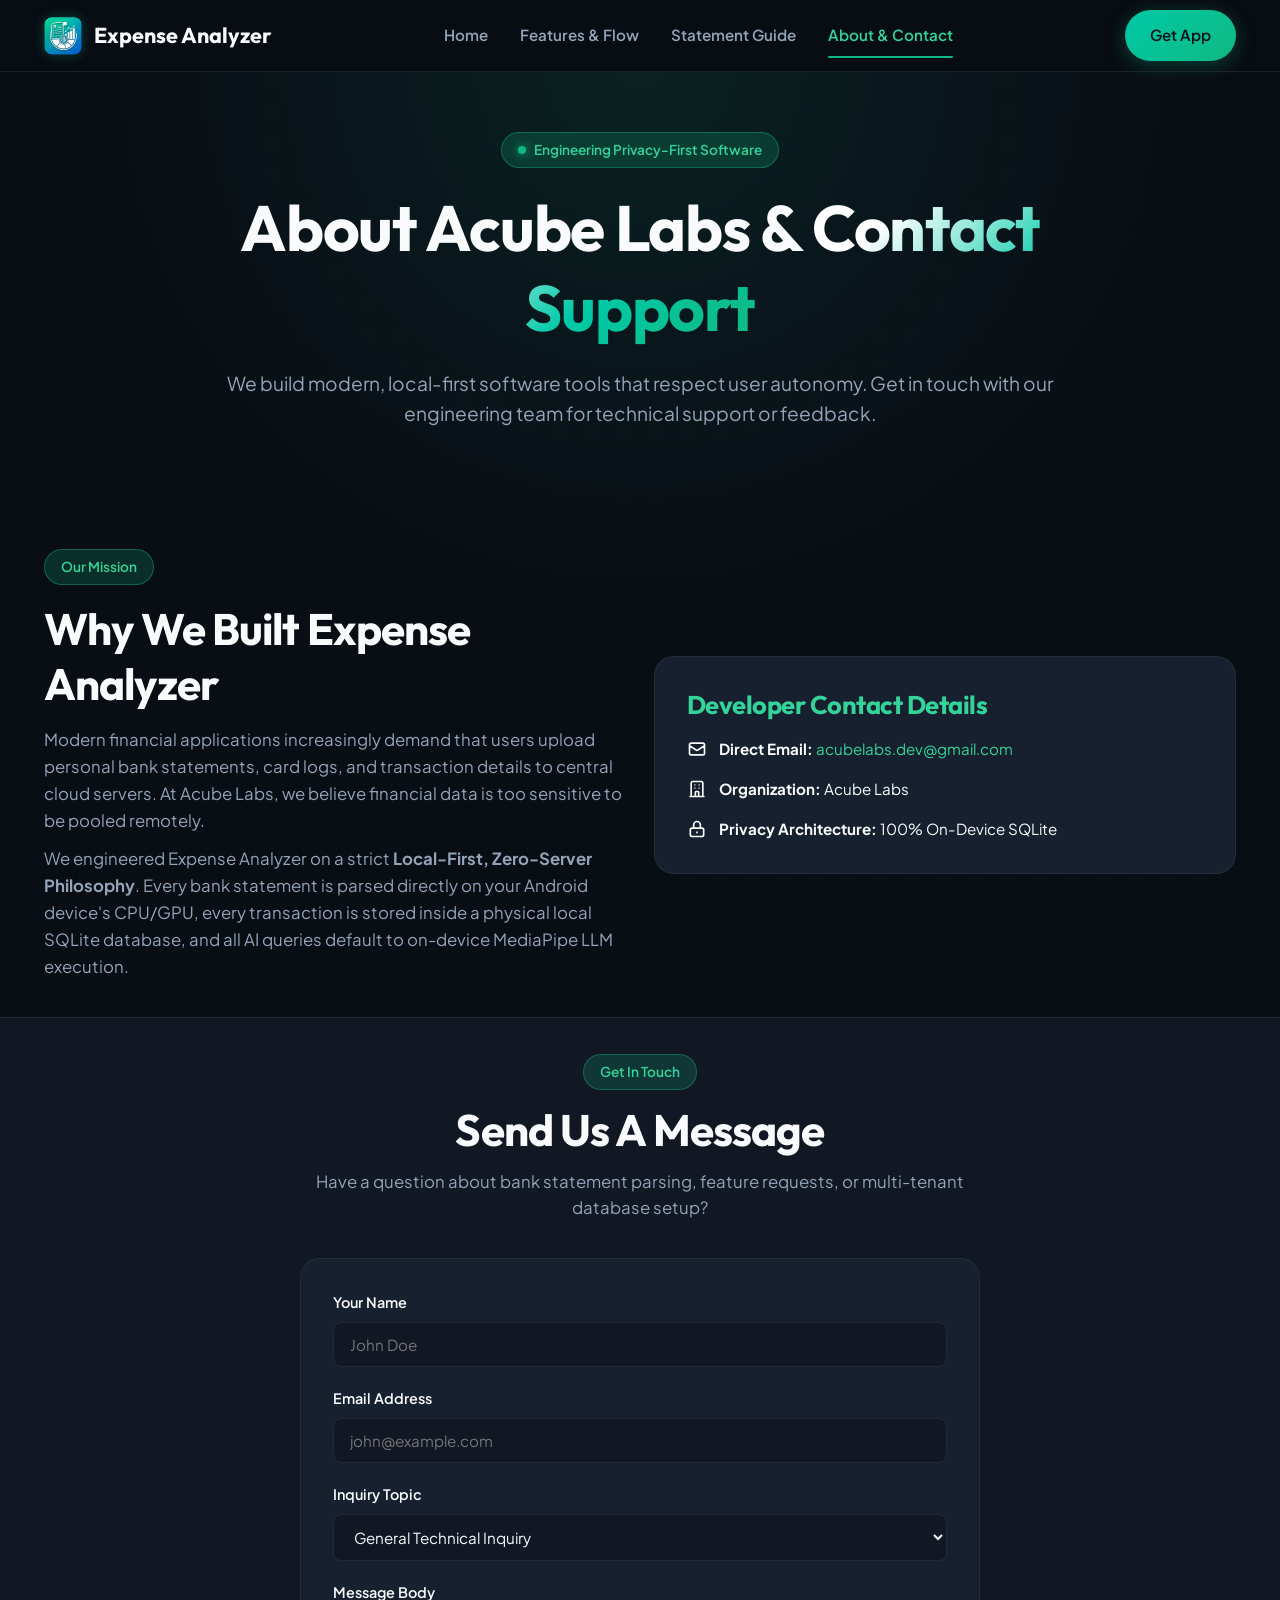
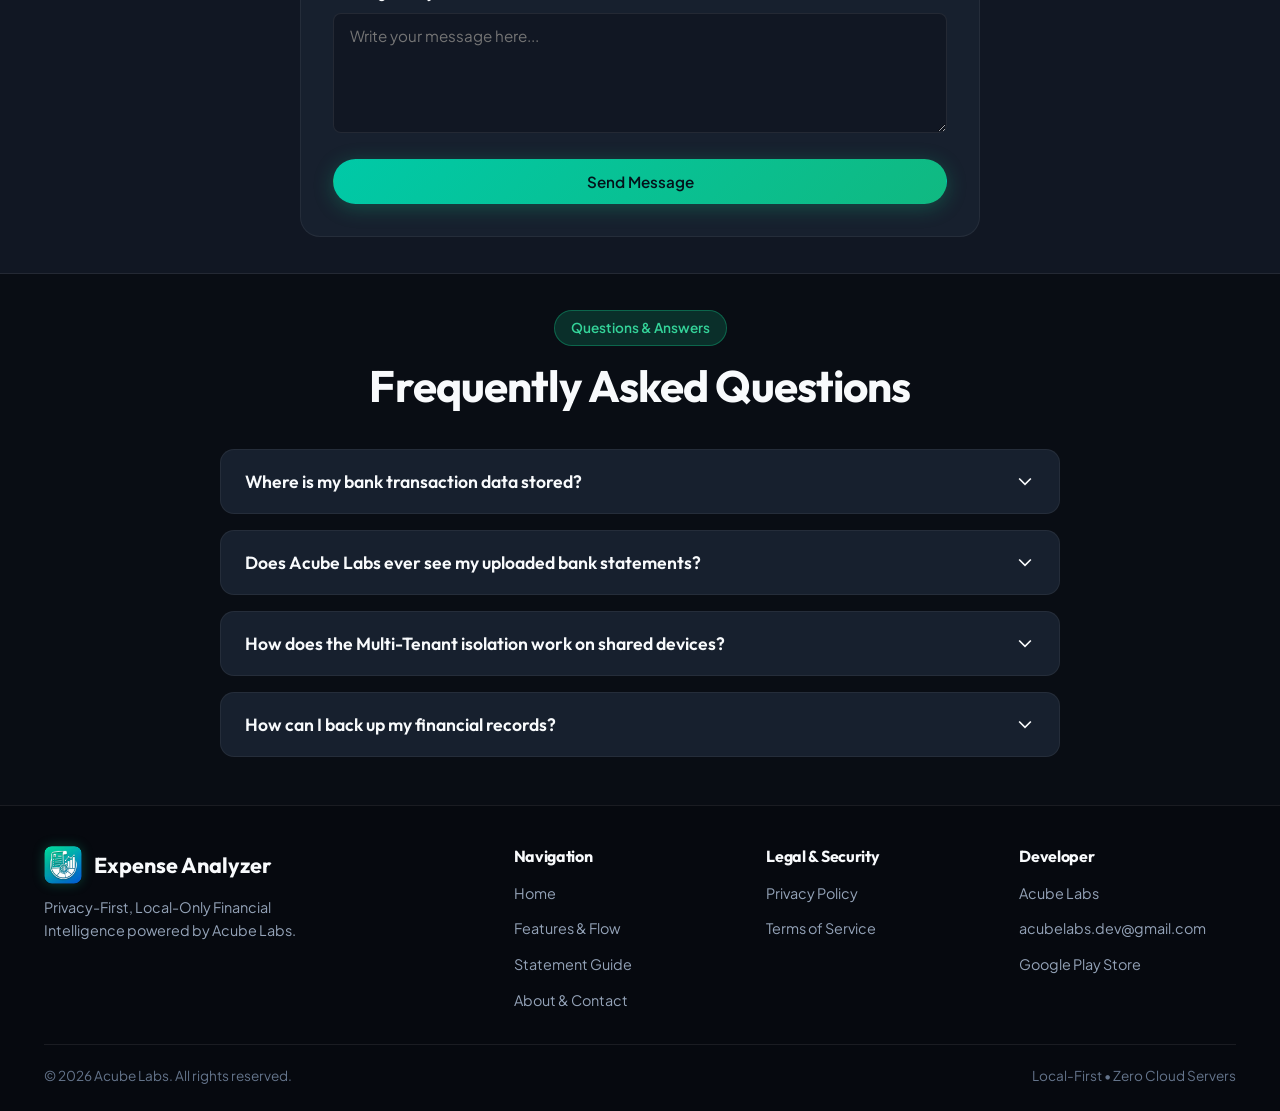
<file: contact.html>
<!DOCTYPE html>
<html lang="en">
<head>
  <meta charset="UTF-8">
  <meta name="viewport" content="width=device-width, initial-scale=1.0">
  <title>About Us & Contact — Expense Analyzer by Acube Labs</title>
  <meta name="description" content="Learn about Acube Labs, the mission behind Expense Analyzer's local-first architecture, and contact our development team for support.">
  <link rel="icon" type="image/png" href="assets/images/logo.png">
  <link rel="preconnect" href="https://fonts.googleapis.com">
  <link rel="preconnect" href="https://fonts.gstatic.com" crossorigin>
  <link rel="preload" href="https://fonts.googleapis.com/css2?family=Outfit:wght@400;500;600;700;800&family=Plus+Jakarta+Sans:wght@300;400;500;600;700;800&display=swap" as="style">
  <link href="https://fonts.googleapis.com/css2?family=Outfit:wght@400;500;600;700;800&family=Plus+Jakarta+Sans:wght@300;400;500;600;700;800&display=swap" rel="stylesheet">
  <style>
    #app-preloader {
      position: fixed;
      inset: 0;
      background-color: #090D14;
      z-index: 99999;
      display: flex;
      flex-direction: column;
      align-items: center;
      justify-content: center;
      gap: 16px;
      animation: preloader-autohide 0.3s ease 0.15s forwards;
      pointer-events: none;
    }
    #app-preloader.loaded {
      opacity: 0;
      visibility: hidden;
    }
    .preloader-logo {
      width: 48px;
      height: 48px;
      border-radius: 10px;
      box-shadow: 0 0 20px rgba(16, 185, 129, 0.4);
      animation: preloader-pulse 1.5s ease-in-out infinite;
    }
    .preloader-spinner {
      width: 24px;
      height: 24px;
      border: 3px solid rgba(16, 185, 129, 0.2);
      border-top-color: #10B981;
      border-radius: 50%;
      animation: preloader-spin 0.8s linear infinite;
    }
    @keyframes preloader-spin {
      to { transform: rotate(360deg); }
    }
    @keyframes preloader-pulse {
      0%, 100% { transform: scale(1); opacity: 0.9; }
      50% { transform: scale(1.08); opacity: 1; }
    }
    @keyframes preloader-autohide {
      to { opacity: 0; visibility: hidden; }
    }
  </style>
  <link rel="stylesheet" href="css/styles.css">
</head>
<body>

  <!-- Instant Preloader Screen -->
  <div id="app-preloader">
    <img src="assets/images/logo.png" alt="Expense Analyzer" class="preloader-logo">
    <div class="preloader-spinner"></div>
  </div>

  <!-- Ambient Backdrop -->
  <div class="ambient-glow"></div>
  <div class="grid-overlay"></div>

  <!-- Header / Navigation -->
  <header class="navbar">
    <div class="container nav-container">
      <a href="index.html" class="brand">
        <img src="assets/images/logo.png" alt="Expense Analyzer Logo" class="brand-logo">
        <span>Expense Analyzer</span>
      </a>

      <nav>
        <ul class="nav-links">
          <li><a href="index.html" class="nav-link">Home</a></li>
          <li><a href="features.html" class="nav-link">Features & Flow</a></li>
          <li><a href="statement-guide.html" class="nav-link">Statement Guide</a></li>
          <li><a href="contact.html" class="nav-link active">About & Contact</a></li>
        </ul>
      </nav>

      <div class="nav-cta">
        <a href="https://play.google.com/store/apps/details?id=com.acubelabs.expenseanalyzer" target="_blank" rel="noopener" class="btn btn-primary">Get App</a>
      </div>

      <button class="mobile-toggle" aria-label="Toggle navigation">
        <svg width="24" height="24" fill="none" stroke="currentColor" stroke-width="2" viewBox="0 0 24 24"><path d="M4 6h16M4 12h16M4 18h16"></path></svg>
      </button>
    </div>

    <!-- Mobile Drawer Nav (Strictly hidden on Desktop) -->
    <div class="mobile-nav">
      <a href="index.html" class="nav-link">Home</a>
      <a href="features.html" class="nav-link">Features & Flow</a>
      <a href="statement-guide.html" class="nav-link">Statement Guide</a>
      <a href="privacy.html" class="nav-link">Privacy Policy</a>
      <a href="terms.html" class="nav-link">Terms of Service</a>
      <a href="contact.html" class="nav-link active">About & Contact</a>
      <a href="https://play.google.com/store/apps/details?id=com.acubelabs.expenseanalyzer" target="_blank" rel="noopener" class="btn btn-primary" style="margin-top: 8px;">Get App on Play Store</a>
    </div>
  </header>

  <!-- Hero Section -->
  <section class="hero" style="padding-bottom: 32px;">
    <div class="container">
      <div class="hero-content">
        <div class="badge" style="margin-bottom: 20px;">
          <span class="badge-dot"></span> Engineering Privacy-First Software
        </div>
        <h1>About Acube Labs & <span class="gradient-text">Contact Support</span></h1>
        <p class="hero-subtitle">
          We build modern, local-first software tools that respect user autonomy. Get in touch with our engineering team for technical support or feedback.
        </p>
      </div>
    </div>
  </section>

  <!-- About Us Section -->
  <section style="padding: 24px 0 36px;">
    <div class="container">
      <div class="grid-2" style="align-items: center;">
        <div>
          <div class="badge" style="margin-bottom: 16px;">Our Mission</div>
          <h2>Why We Built Expense Analyzer</h2>
          <p style="margin-top: 16px;">
            Modern financial applications increasingly demand that users upload personal bank statements, card logs, and transaction details to central cloud servers. At Acube Labs, we believe financial data is too sensitive to be pooled remotely.
          </p>
          <p style="margin-top: 12px;">
            We engineered Expense Analyzer on a strict <strong>Local-First, Zero-Server Philosophy</strong>. Every bank statement is parsed directly on your Android device's CPU/GPU, every transaction is stored inside a physical local SQLite database, and all AI queries default to on-device MediaPipe LLM execution.
          </p>
        </div>

        <div style="background: var(--bg-card); border: 1px solid var(--border-card); border-radius: var(--radius-lg); padding: 32px;">
          <h3 style="color: var(--emerald-light); margin-bottom: 16px;">Developer Contact Details</h3>
          <ul style="list-style: none; display: flex; flex-direction: column; gap: 16px; font-size: 0.95rem;">
            <li style="display: flex; gap: 12px; align-items: center;">
              <svg width="20" height="20" fill="none" stroke="currentColor" stroke-width="2" viewBox="0 0 24 24"><path d="M3 8l7.89 5.26a2 2 0 002.22 0L21 8M5 19h14a2 2 0 002-2V7a2 2 0 00-2-2H5a2 2 0 00-2 2v10a2 2 0 002 2z"></path></svg>
              <span><strong>Direct Email:</strong> <a href="mailto:acubelabs.dev@gmail.com">acubelabs.dev@gmail.com</a></span>
            </li>
            <li style="display: flex; gap: 12px; align-items: center;">
              <svg width="20" height="20" fill="none" stroke="currentColor" stroke-width="2" viewBox="0 0 24 24"><path d="M19 21V5a2 2 0 00-2-2H7a2 2 0 00-2 2v16m14 0h2m-2 0h-5m-9 0H3m2 0h5M9 7h1m-1 4h1m4-4h1m-1 4h1m-5 10v-5a1 1 0 011-1h2a1 1 0 011 1v5m-4 0h4"></path></svg>
              <span><strong>Organization:</strong> Acube Labs</span>
            </li>
            <li style="display: flex; gap: 12px; align-items: center;">
              <svg width="20" height="20" fill="none" stroke="currentColor" stroke-width="2" viewBox="0 0 24 24"><path d="M12 15v2m-6 4h12a2 2 0 002-2v-6a2 2 0 00-2-2H6a2 2 0 00-2 2v6a2 2 0 002 2zm10-10V7a4 4 0 00-8 0v4h8z"></path></svg>
              <span><strong>Privacy Architecture:</strong> 100% On-Device SQLite</span>
            </li>
          </ul>
        </div>
      </div>
    </div>
  </section>

  <!-- Interactive Contact Form -->
  <section style="padding: 36px 0; background: var(--bg-surface); border-top: 1px solid var(--border-subtle); border-bottom: 1px solid var(--border-subtle);">
    <div class="container">
      <div class="section-header">
        <div class="badge">Get In Touch</div>
        <h2 style="margin-top: 12px;">Send Us A Message</h2>
        <p>Have a question about bank statement parsing, feature requests, or multi-tenant database setup?</p>
      </div>

      <form class="contact-form" action="mailto:acubelabs.dev@gmail.com" method="post" enctype="text/plain">
        <div class="form-group">
          <label for="name">Your Name</label>
          <input type="text" id="name" name="name" class="form-control" placeholder="John Doe" required>
        </div>

        <div class="form-group">
          <label for="email">Email Address</label>
          <input type="email" id="email" name="email" class="form-control" placeholder="john@example.com" required>
        </div>

        <div class="form-group">
          <label for="topic">Inquiry Topic</label>
          <select id="topic" name="topic" class="form-control" style="background: var(--bg-surface);">
            <option value="General Technical Inquiry">General Technical Inquiry</option>
            <option value="Statement Parser Support">Statement Parser & Format Support</option>
            <option value="Multi-Tenant Database Question">Multi-Tenant Database Setup</option>
            <option value="Finora AI Assistant Question">Finora AI & Gemini Integration</option>
            <option value="Bug Report / Feedback">Bug Report / Feature Request</option>
          </select>
        </div>

        <div class="form-group">
          <label for="message">Message Body</label>
          <textarea id="message" name="message" class="form-control" placeholder="Write your message here..." required></textarea>
        </div>

        <button type="submit" class="btn btn-primary" style="width: 100%;">Send Message</button>
      </form>
    </div>
  </section>

  <!-- FAQ Section -->
  <section style="padding: 36px 0 12px;">
    <div class="container">
      <div class="section-header">
        <div class="badge">Questions & Answers</div>
        <h2 style="margin-top: 12px;">Frequently Asked Questions</h2>
      </div>

      <div class="faq-list">

        <div class="faq-item">
          <button class="faq-question">
            <span>Where is my bank transaction data stored?</span>
            <svg width="20" height="20" fill="none" stroke="currentColor" stroke-width="2" viewBox="0 0 24 24"><path d="M19 9l-7 7-7-7"></path></svg>
          </button>
          <div class="faq-answer">
            Your data is stored 100% locally on your phone inside an isolated SQLite database file (`expense_analyzer_user.db`). Acube Labs operates zero cloud servers.
          </div>
        </div>

        <div class="faq-item">
          <button class="faq-question">
            <span>Does Acube Labs ever see my uploaded bank statements?</span>
            <svg width="20" height="20" fill="none" stroke="currentColor" stroke-width="2" viewBox="0 0 24 24"><path d="M19 9l-7 7-7-7"></path></svg>
          </button>
          <div class="faq-answer">
            No. All PDF decryption, Excel parsing, and OpenCV receipt text recognition happen entirely on your device's hardware. Your statements never leave your device.
          </div>
        </div>

        <div class="faq-item">
          <button class="faq-question">
            <span>How does the Multi-Tenant isolation work on shared devices?</span>
            <svg width="20" height="20" fill="none" stroke="currentColor" stroke-width="2" viewBox="0 0 24 24"><path d="M19 9l-7 7-7-7"></path></svg>
          </button>
          <div class="faq-answer">
            Expense Analyzer creates physically distinct SQLite database files on disk for each Google profile logged into the app. When User A logs out, User A's database file is fully closed before User B's file is accessed.
          </div>
        </div>

        <div class="faq-item">
          <button class="faq-question">
            <span>How can I back up my financial records?</span>
            <svg width="20" height="20" fill="none" stroke="currentColor" stroke-width="2" viewBox="0 0 24 24"><path d="M19 9l-7 7-7-7"></path></svg>
          </button>
          <div class="faq-answer">
            You can enable Google Drive Backups in Settings. The app encrypts your local database file and uploads it directly to a hidden private folder in your personal Google Drive account.
          </div>
        </div>

      </div>
    </div>
  </section>

  <!-- Footer -->
  <footer class="footer">
    <div class="container">
      <div class="footer-grid">
        <div class="footer-brand">
          <a href="index.html" class="brand">
            <img src="assets/images/logo.png" alt="Expense Analyzer Logo" class="brand-logo">
            <span>Expense Analyzer</span>
          </a>
          <p>Privacy-First, Local-Only Financial Intelligence powered by Acube Labs.</p>
        </div>

        <div>
          <h4 class="footer-title">Navigation</h4>
          <ul class="footer-links">
            <li><a href="index.html">Home</a></li>
            <li><a href="features.html">Features & Flow</a></li>
            <li><a href="statement-guide.html">Statement Guide</a></li>
            <li><a href="contact.html">About & Contact</a></li>
          </ul>
        </div>

        <div>
          <h4 class="footer-title">Legal & Security</h4>
          <ul class="footer-links">
            <li><a href="privacy.html">Privacy Policy</a></li>
            <li><a href="terms.html">Terms of Service</a></li>
          </ul>
        </div>

        <div>
          <h4 class="footer-title">Developer</h4>
          <ul class="footer-links">
            <li><a href="contact.html">Acube Labs</a></li>
            <li><a href="mailto:acubelabs.dev@gmail.com">acubelabs.dev@gmail.com</a></li>
            <li><a href="https://play.google.com/store/apps/details?id=com.acubelabs.expenseanalyzer" target="_blank" rel="noopener">Google Play Store</a></li>
          </ul>
        </div>
      </div>

      <div class="footer-bottom">
        <div>&copy; 2026 Acube Labs. All rights reserved.</div>
        <div>Local-First • Zero Cloud Servers</div>
      </div>
    </div>
  </footer>

  <script src="js/main.js"></script>
</body>
</html>
</file>
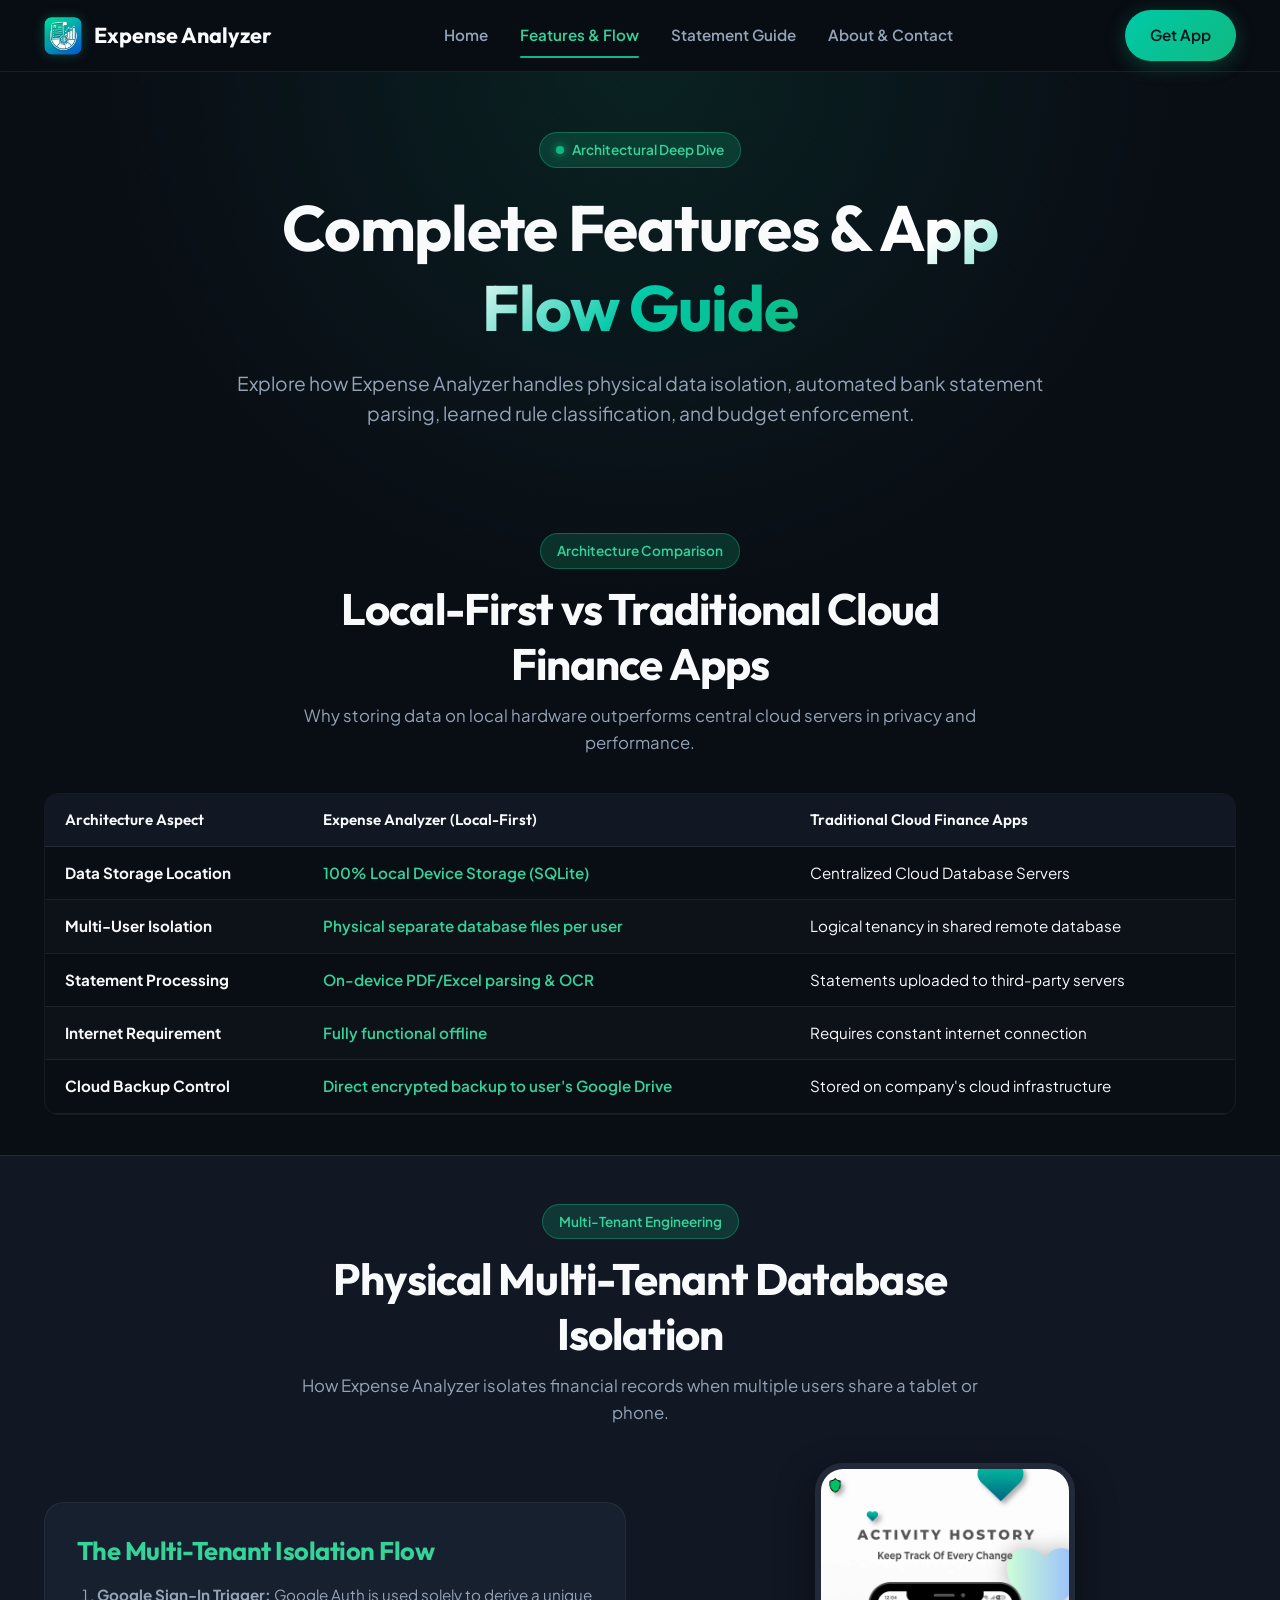
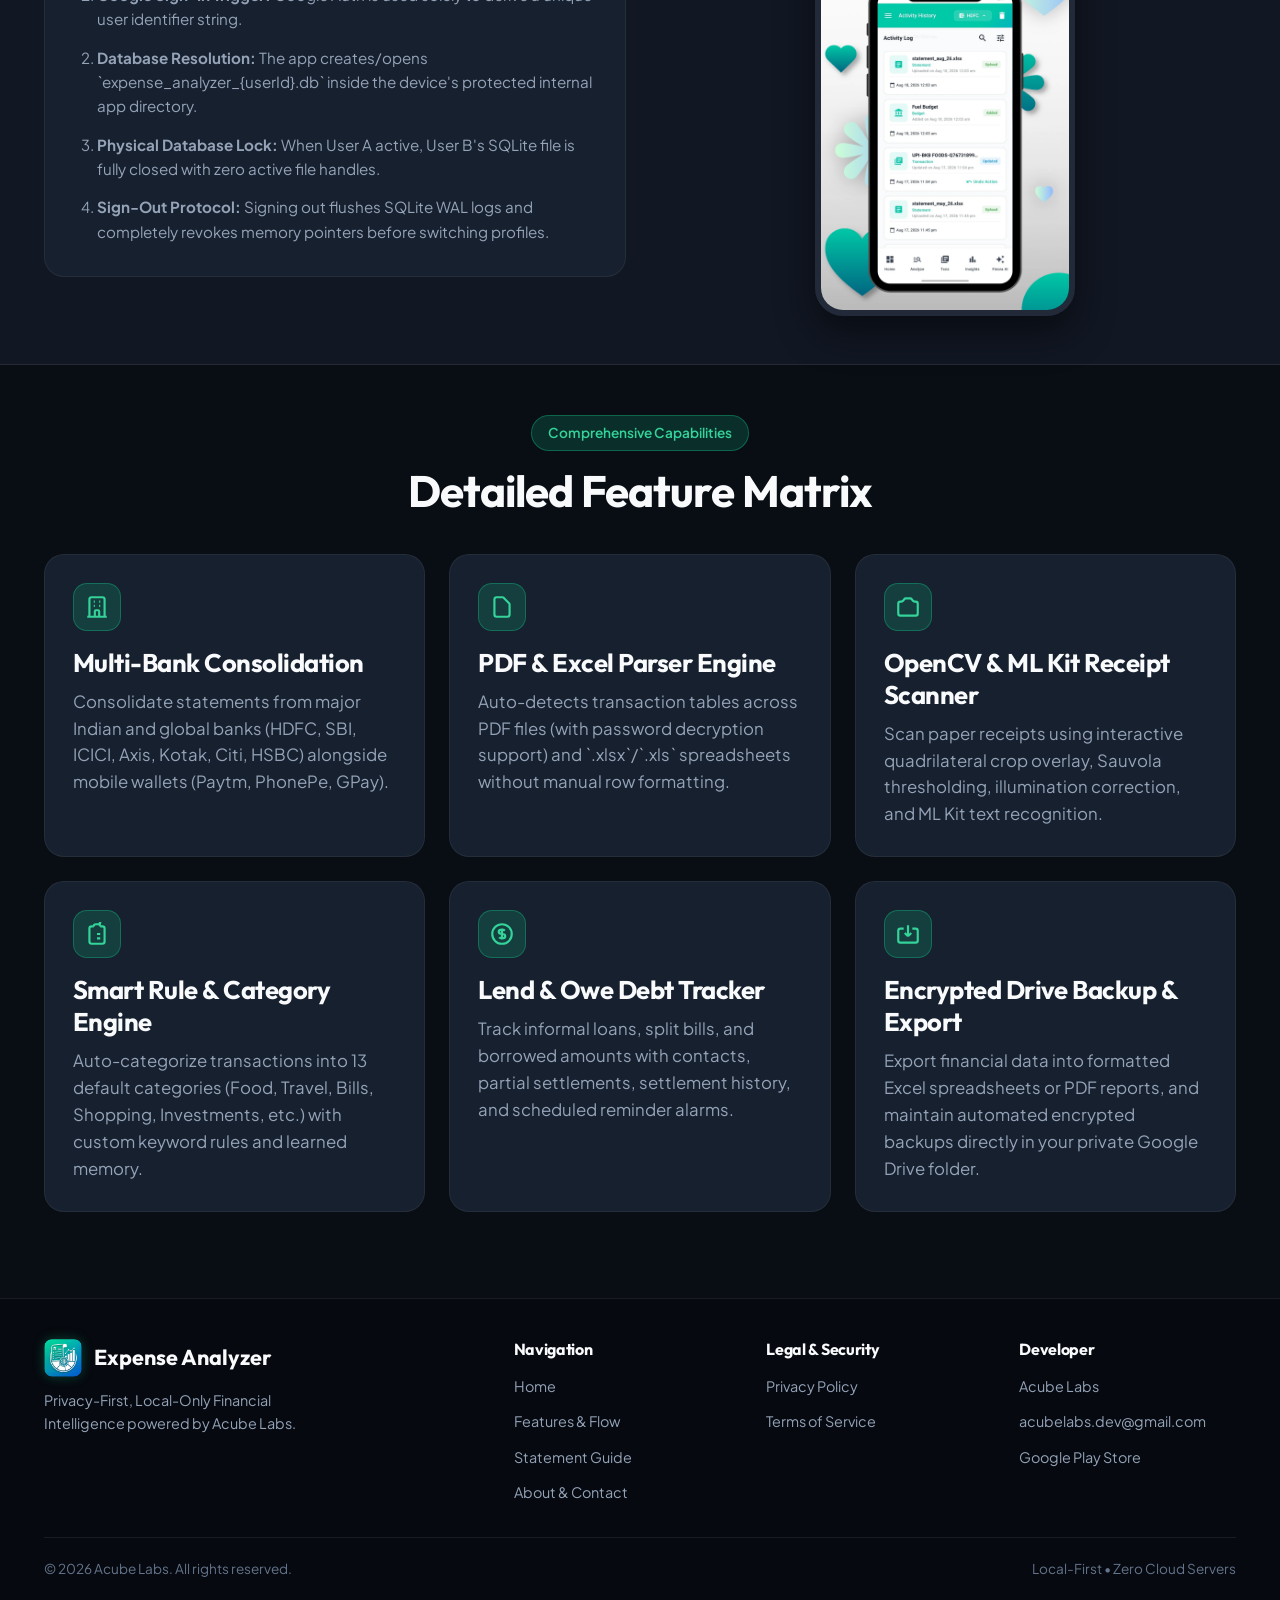
<file: features.html>
<!DOCTYPE html>
<html lang="en">
<head>
  <meta charset="UTF-8">
  <meta name="viewport" content="width=device-width, initial-scale=1.0">
  <title>Features & Architecture Flow — Expense Analyzer</title>
  <meta name="description" content="In-depth feature breakdown and technical architecture flow of Expense Analyzer: multi-tenant local SQLite databases, document parsing, rule engine, and debt tracker.">
  <link rel="icon" type="image/png" href="assets/images/logo.png">
  <link rel="preconnect" href="https://fonts.googleapis.com">
  <link rel="preconnect" href="https://fonts.gstatic.com" crossorigin>
  <link rel="preload" href="https://fonts.googleapis.com/css2?family=Outfit:wght@400;500;600;700;800&family=Plus+Jakarta+Sans:wght@300;400;500;600;700;800&display=swap" as="style">
  <link href="https://fonts.googleapis.com/css2?family=Outfit:wght@400;500;600;700;800&family=Plus+Jakarta+Sans:wght@300;400;500;600;700;800&display=swap" rel="stylesheet">
  <style>
    #app-preloader {
      position: fixed;
      inset: 0;
      background-color: #090D14;
      z-index: 99999;
      display: flex;
      flex-direction: column;
      align-items: center;
      justify-content: center;
      gap: 16px;
      animation: preloader-autohide 0.3s ease 0.15s forwards;
      pointer-events: none;
    }
    #app-preloader.loaded {
      opacity: 0;
      visibility: hidden;
    }
    .preloader-logo {
      width: 48px;
      height: 48px;
      border-radius: 10px;
      box-shadow: 0 0 20px rgba(16, 185, 129, 0.4);
      animation: preloader-pulse 1.5s ease-in-out infinite;
    }
    .preloader-spinner {
      width: 24px;
      height: 24px;
      border: 3px solid rgba(16, 185, 129, 0.2);
      border-top-color: #10B981;
      border-radius: 50%;
      animation: preloader-spin 0.8s linear infinite;
    }
    @keyframes preloader-spin {
      to { transform: rotate(360deg); }
    }
    @keyframes preloader-pulse {
      0%, 100% { transform: scale(1); opacity: 0.9; }
      50% { transform: scale(1.08); opacity: 1; }
    }
    @keyframes preloader-autohide {
      to { opacity: 0; visibility: hidden; }
    }
  </style>
  <link rel="stylesheet" href="css/styles.css">
</head>
<body>

  <!-- Instant Preloader Screen -->
  <div id="app-preloader">
    <img src="assets/images/logo.png" alt="Expense Analyzer" class="preloader-logo">
    <div class="preloader-spinner"></div>
  </div>

  <!-- Ambient Backdrop -->
  <div class="ambient-glow"></div>
  <div class="grid-overlay"></div>

  <!-- Header / Navigation -->
  <header class="navbar">
    <div class="container nav-container">
      <a href="index.html" class="brand">
        <img src="assets/images/logo.png" alt="Expense Analyzer Logo" class="brand-logo">
        <span>Expense Analyzer</span>
      </a>

      <nav>
        <ul class="nav-links">
          <li><a href="index.html" class="nav-link">Home</a></li>
          <li><a href="features.html" class="nav-link active">Features & Flow</a></li>
          <li><a href="statement-guide.html" class="nav-link">Statement Guide</a></li>
          <li><a href="contact.html" class="nav-link">About & Contact</a></li>
        </ul>
      </nav>

      <div class="nav-cta">
        <a href="https://play.google.com/store/apps/details?id=com.acubelabs.expenseanalyzer" target="_blank" rel="noopener" class="btn btn-primary">Get App</a>
      </div>

      <button class="mobile-toggle" aria-label="Toggle navigation">
        <svg width="24" height="24" fill="none" stroke="currentColor" stroke-width="2" viewBox="0 0 24 24"><path d="M4 6h16M4 12h16M4 18h16"></path></svg>
      </button>
    </div>

    <!-- Mobile Drawer Nav (Strictly hidden on Desktop) -->
    <div class="mobile-nav">
      <a href="index.html" class="nav-link">Home</a>
      <a href="features.html" class="nav-link active">Features & Flow</a>
      <a href="statement-guide.html" class="nav-link">Statement Guide</a>
      <a href="privacy.html" class="nav-link">Privacy Policy</a>
      <a href="terms.html" class="nav-link">Terms of Service</a>
      <a href="contact.html" class="nav-link">About & Contact</a>
      <a href="https://play.google.com/store/apps/details?id=com.acubelabs.expenseanalyzer" target="_blank" rel="noopener" class="btn btn-primary" style="margin-top: 8px;">Get App on Play Store</a>
    </div>
  </header>

  <!-- Hero Section -->
  <section class="hero" style="padding-bottom: 32px;">
    <div class="container">
      <div class="hero-content">
        <div class="badge" style="margin-bottom: 20px;">
          <span class="badge-dot"></span> Architectural Deep Dive
        </div>
        <h1>Complete Features & <span class="gradient-text">App Flow Guide</span></h1>
        <p class="hero-subtitle">
          Explore how Expense Analyzer handles physical data isolation, automated bank statement parsing, learned rule classification, and budget enforcement.
        </p>
      </div>
    </div>
  </section>

  <!-- Local-First vs Cloud Comparison -->
  <section style="padding: 40px 0;">
    <div class="container">
      <div class="section-header">
        <div class="badge">Architecture Comparison</div>
        <h2 style="margin-top: 12px;">Local-First vs Traditional Cloud Finance Apps</h2>
        <p>Why storing data on local hardware outperforms central cloud servers in privacy and performance.</p>
      </div>

      <div class="data-table-wrap">
        <table class="data-table">
          <thead>
            <tr>
              <th>Architecture Aspect</th>
              <th>Expense Analyzer (Local-First)</th>
              <th>Traditional Cloud Finance Apps</th>
            </tr>
          </thead>
          <tbody>
            <tr>
              <td><strong>Data Storage Location</strong></td>
              <td><span style="color: var(--emerald-light); font-weight: 600;">100% Local Device Storage (SQLite)</span></td>
              <td>Centralized Cloud Database Servers</td>
            </tr>
            <tr>
              <td><strong>Multi-User Isolation</strong></td>
              <td><span style="color: var(--emerald-light); font-weight: 600;">Physical separate database files per user</span></td>
              <td>Logical tenancy in shared remote database</td>
            </tr>
            <tr>
              <td><strong>Statement Processing</strong></td>
              <td><span style="color: var(--emerald-light); font-weight: 600;">On-device PDF/Excel parsing & OCR</span></td>
              <td>Statements uploaded to third-party servers</td>
            </tr>
            <tr>
              <td><strong>Internet Requirement</strong></td>
              <td><span style="color: var(--emerald-light); font-weight: 600;">Fully functional offline</span></td>
              <td>Requires constant internet connection</td>
            </tr>
            <tr>
              <td><strong>Cloud Backup Control</strong></td>
              <td><span style="color: var(--emerald-light); font-weight: 600;">Direct encrypted backup to user's Google Drive</span></td>
              <td>Stored on company's cloud infrastructure</td>
            </tr>
          </tbody>
        </table>
      </div>
    </div>
  </section>

  <!-- Multi-Tenant Physical Isolation Flow -->
  <section style="padding: 48px 0; background: var(--bg-surface); border-top: 1px solid var(--border-subtle); border-bottom: 1px solid var(--border-subtle);">
    <div class="container">
      <div class="section-header">
        <div class="badge">Multi-Tenant Engineering</div>
        <h2 style="margin-top: 12px;">Physical Multi-Tenant Database Isolation</h2>
        <p>How Expense Analyzer isolates financial records when multiple users share a tablet or phone.</p>
      </div>

      <div class="grid-2" style="align-items: center; margin-top: 32px;">
        <div style="background: var(--bg-card); border: 1px solid var(--border-card); border-radius: var(--radius-lg); padding: 32px;">
          <h3 style="color: var(--emerald-light); margin-bottom: 16px;">The Multi-Tenant Isolation Flow</h3>
          <ol style="margin-left: 20px; color: var(--text-muted); display: flex; flex-direction: column; gap: 14px; font-size: 0.95rem;">
            <li><strong>Google Sign-In Trigger:</strong> Google Auth is used solely to derive a unique user identifier string.</li>
            <li><strong>Database Resolution:</strong> The app creates/opens `expense_analyzer_{userId}.db` inside the device's protected internal app directory.</li>
            <li><strong>Physical Database Lock:</strong> When User A active, User B's SQLite file is fully closed with zero active file handles.</li>
            <li><strong>Sign-Out Protocol:</strong> Signing out flushes SQLite WAL logs and completely revokes memory pointers before switching profiles.</li>
          </ol>
        </div>

        <div>
          <img src="assets/images/ss/SS_8.png" alt="Multi-Tenant Profile Settings Screenshot" style="max-width: 260px; margin: 0 auto; display: block; border-radius: 28px; border: 6px solid #222938; box-shadow: 0 16px 36px rgba(0,0,0,0.5);">
        </div>
      </div>
    </div>
  </section>

  <!-- Feature Grid Matrix -->
  <section style="padding: 50px 0;">
    <div class="container">
      <div class="section-header">
        <div class="badge">Comprehensive Capabilities</div>
        <h2 style="margin-top: 12px;">Detailed Feature Matrix</h2>
      </div>

      <div class="grid-3">

        <!-- Feature 1 -->
        <div class="card">
          <div class="card-icon">
            <svg width="26" height="26" fill="none" stroke="currentColor" stroke-width="2" viewBox="0 0 24 24"><path d="M19 21V5a2 2 0 00-2-2H7a2 2 0 00-2 2v16m14 0h2m-2 0h-5m-9 0H3m2 0h5M9 7h1m-1 4h1m4-4h1m-1 4h1m-5 10v-5a1 1 0 011-1h2a1 1 0 011 1v5m-4 0h4"></path></svg>
          </div>
          <h3>Multi-Bank Consolidation</h3>
          <p>Consolidate statements from major Indian and global banks (HDFC, SBI, ICICI, Axis, Kotak, Citi, HSBC) alongside mobile wallets (Paytm, PhonePe, GPay).</p>
        </div>

        <!-- Feature 2 -->
        <div class="card">
          <div class="card-icon">
            <svg width="26" height="26" fill="none" stroke="currentColor" stroke-width="2" viewBox="0 0 24 24"><path d="M7 21h10a2 2 0 002-2V9.414a1 1 0 00-.293-.707l-5.414-5.414A1 1 0 0012.586 3H7a2 2 0 00-2 2v14a2 2 0 002 2z"></path></svg>
          </div>
          <h3>PDF & Excel Parser Engine</h3>
          <p>Auto-detects transaction tables across PDF files (with password decryption support) and `.xlsx`/`.xls` spreadsheets without manual row formatting.</p>
        </div>

        <!-- Feature 3 -->
        <div class="card">
          <div class="card-icon">
            <svg width="26" height="26" fill="none" stroke="currentColor" stroke-width="2" viewBox="0 0 24 24"><path d="M3 9a2 2 0 012-2h.93a2 2 0 001.664-.89l.812-1.22A2 2 0 0110.07 4h3.86a2 2 0 011.664.89l.812 1.22A2 2 0 0018.07 7H19a2 2 0 012 2v9a2 2 0 01-2 2H5a2 2 0 01-2-2V9z"></path></svg>
          </div>
          <h3>OpenCV & ML Kit Receipt Scanner</h3>
          <p>Scan paper receipts using interactive quadrilateral crop overlay, Sauvola thresholding, illumination correction, and ML Kit text recognition.</p>
        </div>

        <!-- Feature 4 -->
        <div class="card">
          <div class="card-icon">
            <svg width="26" height="26" fill="none" stroke="currentColor" stroke-width="2" viewBox="0 0 24 24"><path d="M9 5H7a2 2 0 00-2 2v12a2 2 0 002 2h10a2 2 0 002-2V7a2 2 0 00-2-2h-2M9 5a2 2 0 012-2h2a2 2 0 002-2M9 5a2 2 0 012-2h2a2 2 0 012 2m-3 7h3m-3 4h3m-6-4h.01M9 16h.01"></path></svg>
          </div>
          <h3>Smart Rule & Category Engine</h3>
          <p>Auto-categorize transactions into 13 default categories (Food, Travel, Bills, Shopping, Investments, etc.) with custom keyword rules and learned memory.</p>
        </div>

        <!-- Feature 5 -->
        <div class="card">
          <div class="card-icon">
            <svg width="26" height="26" fill="none" stroke="currentColor" stroke-width="2" viewBox="0 0 24 24"><path d="M12 8c-1.657 0-3 .895-3 2s1.343 2 3 2 3 .895 3 2-1.343 2-3 2m0-8c1.11 0 2.08.402 2.599 1M12 8V7m0 1v8m0 0v1m0-1c-1.11 0-2.08-.402-2.599-1M21 12a9 9 0 11-18 0 9 9 0 0118 0z"></path></svg>
          </div>
          <h3>Lend & Owe Debt Tracker</h3>
          <p>Track informal loans, split bills, and borrowed amounts with contacts, partial settlements, settlement history, and scheduled reminder alarms.</p>
        </div>

        <!-- Feature 6 -->
        <div class="card">
          <div class="card-icon">
            <svg width="26" height="26" fill="none" stroke="currentColor" stroke-width="2" viewBox="0 0 24 24"><path d="M8 7H5a2 2 0 00-2 2v9a2 2 0 002 2h14a2 2 0 002-2V9a2 2 0 00-2-2h-3m-1 4l-3 3m0 0l-3-3m3 3V4"></path></svg>
          </div>
          <h3>Encrypted Drive Backup & Export</h3>
          <p>Export financial data into formatted Excel spreadsheets or PDF reports, and maintain automated encrypted backups directly in your private Google Drive folder.</p>
        </div>

      </div>
    </div>
  </section>

  <!-- Footer -->
  <footer class="footer">
    <div class="container">
      <div class="footer-grid">
        <div class="footer-brand">
          <a href="index.html" class="brand">
            <img src="assets/images/logo.png" alt="Expense Analyzer Logo" class="brand-logo">
            <span>Expense Analyzer</span>
          </a>
          <p>Privacy-First, Local-Only Financial Intelligence powered by Acube Labs.</p>
        </div>

        <div>
          <h4 class="footer-title">Navigation</h4>
          <ul class="footer-links">
            <li><a href="index.html">Home</a></li>
            <li><a href="features.html">Features & Flow</a></li>
            <li><a href="statement-guide.html">Statement Guide</a></li>
            <li><a href="contact.html">About & Contact</a></li>
          </ul>
        </div>

        <div>
          <h4 class="footer-title">Legal & Security</h4>
          <ul class="footer-links">
            <li><a href="privacy.html">Privacy Policy</a></li>
            <li><a href="terms.html">Terms of Service</a></li>
          </ul>
        </div>

        <div>
          <h4 class="footer-title">Developer</h4>
          <ul class="footer-links">
            <li><a href="contact.html">Acube Labs</a></li>
            <li><a href="mailto:acubelabs.dev@gmail.com">acubelabs.dev@gmail.com</a></li>
            <li><a href="https://play.google.com/store/apps/details?id=com.acubelabs.expenseanalyzer" target="_blank" rel="noopener">Google Play Store</a></li>
          </ul>
        </div>
      </div>

      <div class="footer-bottom">
        <div>&copy; 2026 Acube Labs. All rights reserved.</div>
        <div>Local-First • Zero Cloud Servers</div>
      </div>
    </div>
  </footer>

  <script src="js/main.js"></script>
</body>
</html>
</file>
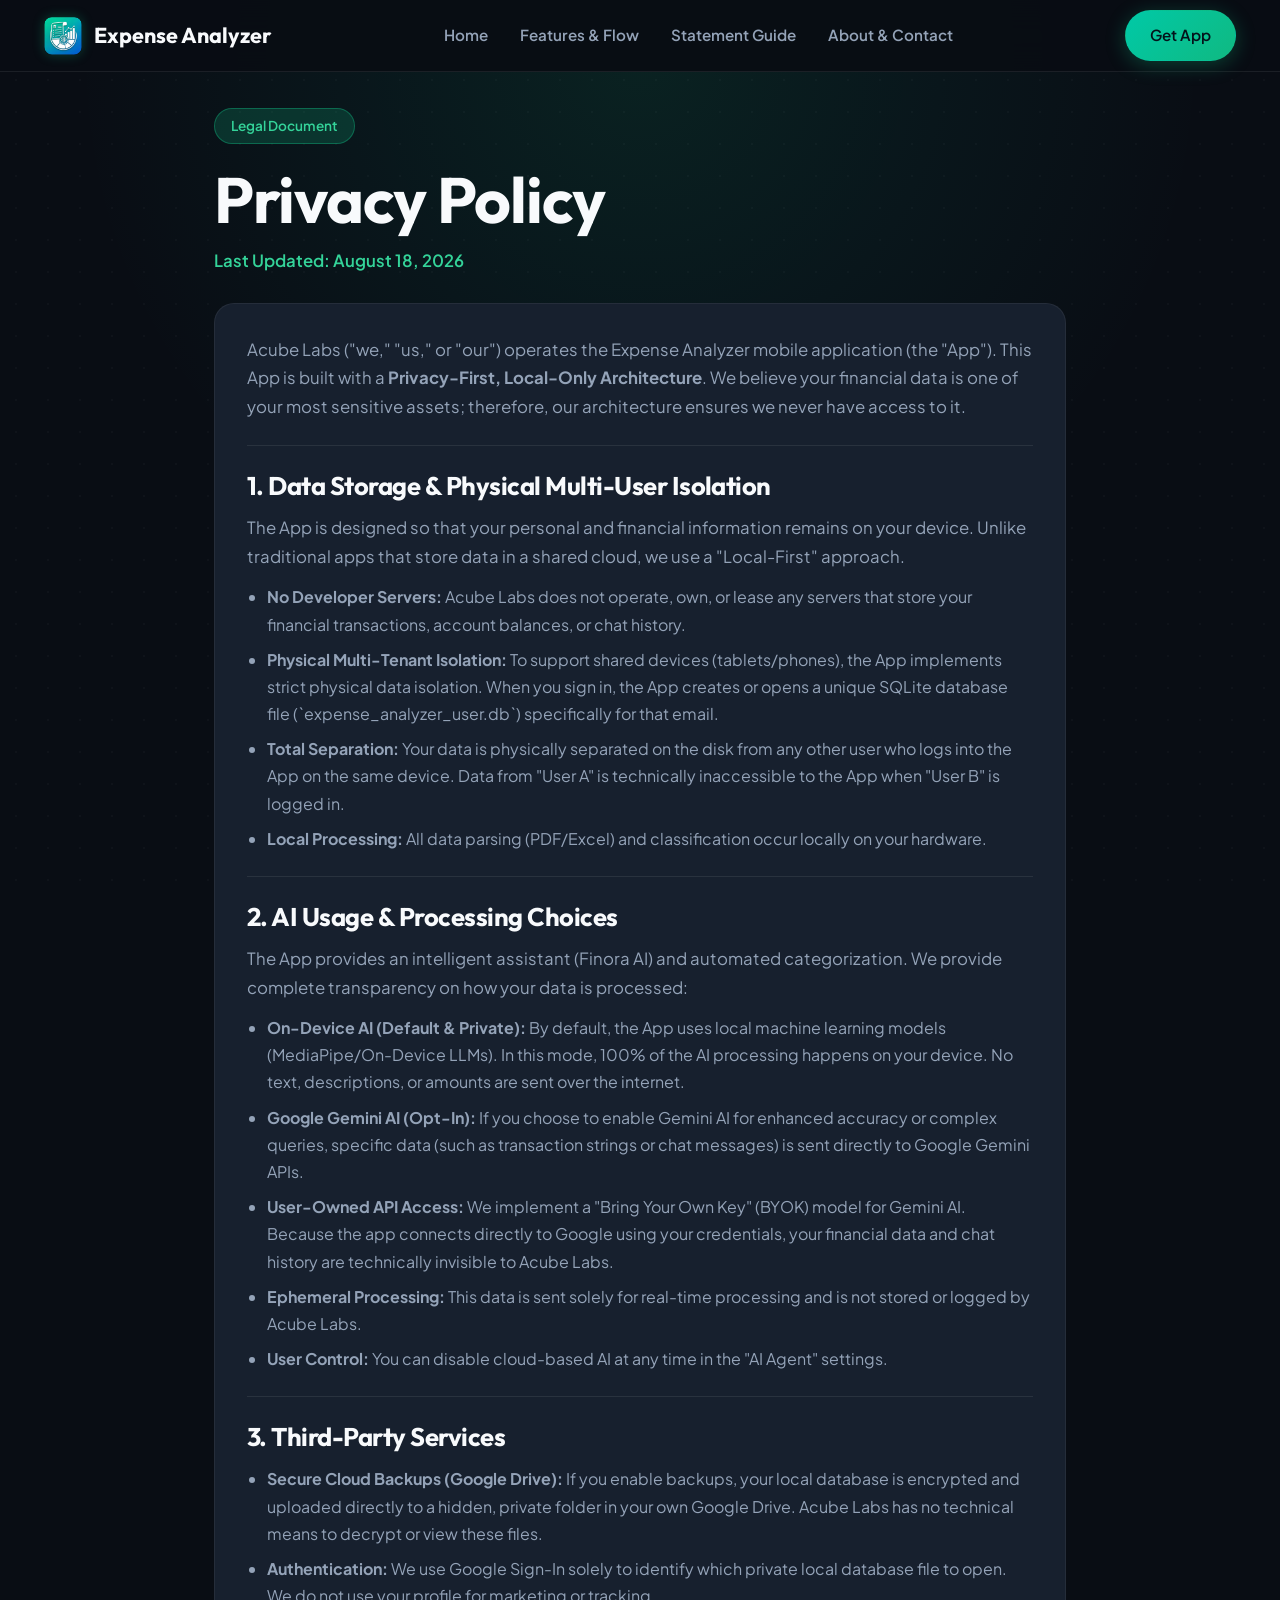
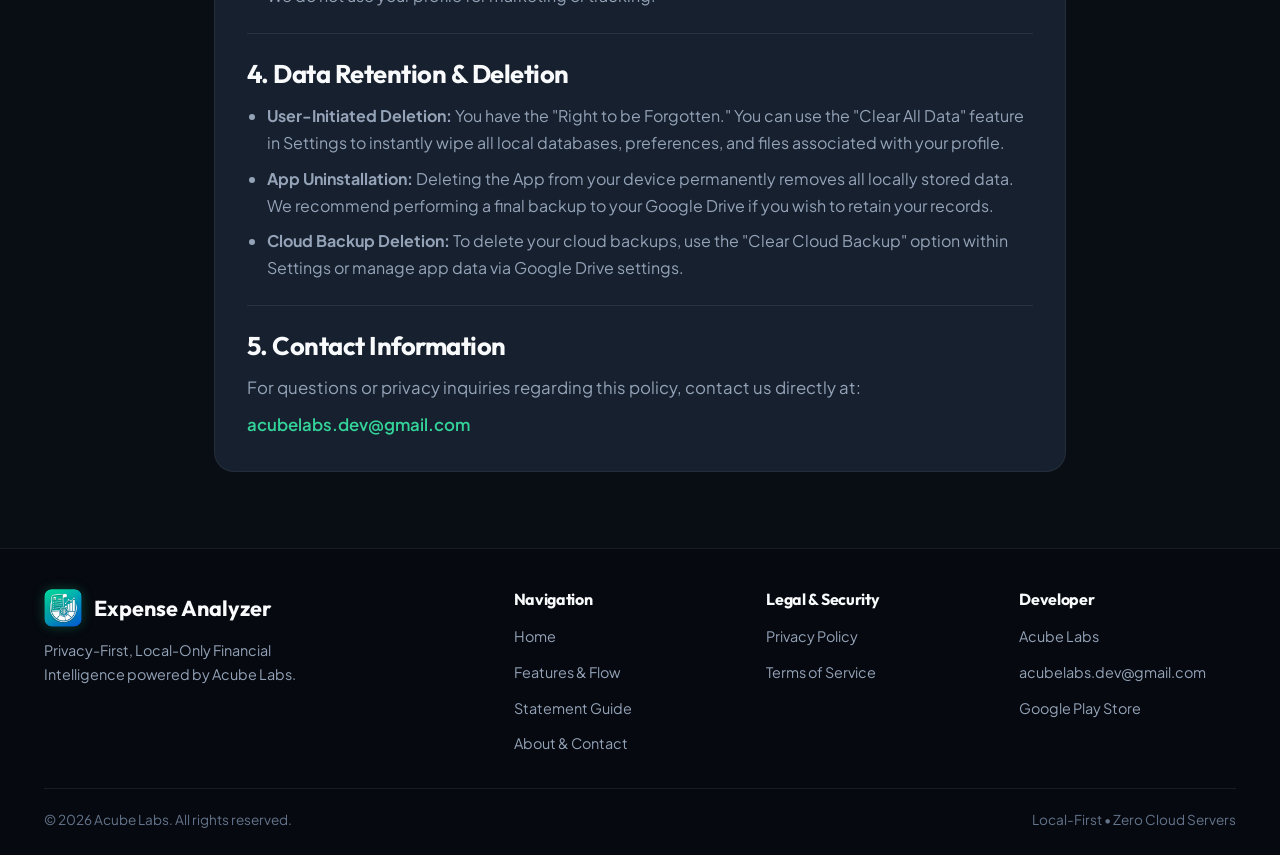
<file: privacy.html>
<!DOCTYPE html>
<html lang="en">
<head>
  <meta charset="UTF-8">
  <meta name="viewport" content="width=device-width, initial-scale=1.0">
  <title>Privacy Policy — Expense Analyzer</title>
  <meta name="description" content="Privacy Policy for Expense Analyzer mobile application operated by Acube Labs. Built on a local-first, privacy-by-design architecture.">
  <link rel="icon" type="image/png" href="assets/images/logo.png">
  <link rel="preconnect" href="https://fonts.googleapis.com">
  <link rel="preconnect" href="https://fonts.gstatic.com" crossorigin>
  <link rel="preload" href="https://fonts.googleapis.com/css2?family=Outfit:wght@400;500;600;700;800&family=Plus+Jakarta+Sans:wght@300;400;500;600;700;800&display=swap" as="style">
  <link href="https://fonts.googleapis.com/css2?family=Outfit:wght@400;500;600;700;800&family=Plus+Jakarta+Sans:wght@300;400;500;600;700;800&display=swap" rel="stylesheet">
  <style>
    #app-preloader {
      position: fixed;
      inset: 0;
      background-color: #090D14;
      z-index: 99999;
      display: flex;
      flex-direction: column;
      align-items: center;
      justify-content: center;
      gap: 16px;
      animation: preloader-autohide 0.3s ease 0.15s forwards;
      pointer-events: none;
    }
    #app-preloader.loaded {
      opacity: 0;
      visibility: hidden;
    }
    .preloader-logo {
      width: 48px;
      height: 48px;
      border-radius: 10px;
      box-shadow: 0 0 20px rgba(16, 185, 129, 0.4);
      animation: preloader-pulse 1.5s ease-in-out infinite;
    }
    .preloader-spinner {
      width: 24px;
      height: 24px;
      border: 3px solid rgba(16, 185, 129, 0.2);
      border-top-color: #10B981;
      border-radius: 50%;
      animation: preloader-spin 0.8s linear infinite;
    }
    @keyframes preloader-spin {
      to { transform: rotate(360deg); }
    }
    @keyframes preloader-pulse {
      0%, 100% { transform: scale(1); opacity: 0.9; }
      50% { transform: scale(1.08); opacity: 1; }
    }
    @keyframes preloader-autohide {
      to { opacity: 0; visibility: hidden; }
    }
  </style>
  <link rel="stylesheet" href="css/styles.css">
</head>
<body>

  <!-- Instant Preloader Screen -->
  <div id="app-preloader">
    <img src="assets/images/logo.png" alt="Expense Analyzer" class="preloader-logo">
    <div class="preloader-spinner"></div>
  </div>

  <!-- Ambient Backdrop -->
  <div class="ambient-glow"></div>
  <div class="grid-overlay"></div>

  <!-- Header / Navigation -->
  <header class="navbar">
    <div class="container nav-container">
      <a href="index.html" class="brand">
        <img src="assets/images/logo.png" alt="Expense Analyzer Logo" class="brand-logo">
        <span>Expense Analyzer</span>
      </a>

      <nav>
        <ul class="nav-links">
          <li><a href="index.html" class="nav-link">Home</a></li>
          <li><a href="features.html" class="nav-link">Features & Flow</a></li>
          <li><a href="statement-guide.html" class="nav-link">Statement Guide</a></li>
          <li><a href="contact.html" class="nav-link">About & Contact</a></li>
        </ul>
      </nav>

      <div class="nav-cta">
        <a href="https://play.google.com/store/apps/details?id=com.acubelabs.expenseanalyzer" target="_blank" rel="noopener" class="btn btn-primary">Get App</a>
      </div>

      <button class="mobile-toggle" aria-label="Toggle navigation">
        <svg width="24" height="24" fill="none" stroke="currentColor" stroke-width="2" viewBox="0 0 24 24"><path d="M4 6h16M4 12h16M4 18h16"></path></svg>
      </button>
    </div>

    <!-- Mobile Drawer Nav (Strictly hidden on Desktop) -->
    <div class="mobile-nav">
      <a href="index.html" class="nav-link">Home</a>
      <a href="features.html" class="nav-link">Features & Flow</a>
      <a href="statement-guide.html" class="nav-link">Statement Guide</a>
      <a href="privacy.html" class="nav-link active">Privacy Policy</a>
      <a href="terms.html" class="nav-link">Terms of Service</a>
      <a href="contact.html" class="nav-link">About & Contact</a>
      <a href="https://play.google.com/store/apps/details?id=com.acubelabs.expenseanalyzer" target="_blank" rel="noopener" class="btn btn-primary" style="margin-top: 8px;">Get App on Play Store</a>
    </div>
  </header>

  <!-- Content Section -->
  <section style="padding: 36px 0 40px;">
    <div class="container" style="max-width: 900px;">
      <div class="badge" style="margin-bottom: 16px;">Legal Document</div>
      <h1 style="margin-bottom: 8px;">Privacy Policy</h1>
      <p style="color: var(--emerald-light); font-weight: 600; margin-bottom: 28px;">Last Updated: August 18, 2026</p>

      <div style="background: var(--bg-card); border: 1px solid var(--border-card); border-radius: var(--radius-lg); padding: 32px; color: var(--text-muted); font-size: 1rem; display: flex; flex-direction: column; gap: 24px; line-height: 1.7;">

        <p>
          Acube Labs ("we," "us," or "our") operates the Expense Analyzer mobile application (the "App"). This App is built with a <strong>Privacy-First, Local-Only Architecture</strong>. We believe your financial data is one of your most sensitive assets; therefore, our architecture ensures we never have access to it.
        </p>

        <hr style="border: none; border-top: 1px solid var(--border-subtle);">

        <div id="data-isolation">
          <h3 style="color: var(--text-main); margin-bottom: 12px;">1. Data Storage & Physical Multi-User Isolation</h3>
          <p>The App is designed so that your personal and financial information remains on your device. Unlike traditional apps that store data in a shared cloud, we use a "Local-First" approach.</p>
          <ul style="margin-left: 20px; margin-top: 12px; display: flex; flex-direction: column; gap: 8px;">
            <li><strong>No Developer Servers:</strong> Acube Labs does not operate, own, or lease any servers that store your financial transactions, account balances, or chat history.</li>
            <li><strong>Physical Multi-Tenant Isolation:</strong> To support shared devices (tablets/phones), the App implements strict physical data isolation. When you sign in, the App creates or opens a unique SQLite database file (`expense_analyzer_user.db`) specifically for that email.</li>
            <li><strong>Total Separation:</strong> Your data is physically separated on the disk from any other user who logs into the App on the same device. Data from "User A" is technically inaccessible to the App when "User B" is logged in.</li>
            <li><strong>Local Processing:</strong> All data parsing (PDF/Excel) and classification occur locally on your hardware.</li>
          </ul>
        </div>

        <hr style="border: none; border-top: 1px solid var(--border-subtle);">

        <div>
          <h3 style="color: var(--text-main); margin-bottom: 12px;">2. AI Usage & Processing Choices</h3>
          <p>The App provides an intelligent assistant (Finora AI) and automated categorization. We provide complete transparency on how your data is processed:</p>
          <ul style="margin-left: 20px; margin-top: 12px; display: flex; flex-direction: column; gap: 8px;">
            <li><strong>On-Device AI (Default & Private):</strong> By default, the App uses local machine learning models (MediaPipe/On-Device LLMs). In this mode, 100% of the AI processing happens on your device. No text, descriptions, or amounts are sent over the internet.</li>
            <li><strong>Google Gemini AI (Opt-In):</strong> If you choose to enable Gemini AI for enhanced accuracy or complex queries, specific data (such as transaction strings or chat messages) is sent directly to Google Gemini APIs.</li>
            <li><strong>User-Owned API Access:</strong> We implement a "Bring Your Own Key" (BYOK) model for Gemini AI. Because the app connects directly to Google using your credentials, your financial data and chat history are technically invisible to Acube Labs.</li>
            <li><strong>Ephemeral Processing:</strong> This data is sent solely for real-time processing and is not stored or logged by Acube Labs.</li>
            <li><strong>User Control:</strong> You can disable cloud-based AI at any time in the "AI Agent" settings.</li>
          </ul>
        </div>

        <hr style="border: none; border-top: 1px solid var(--border-subtle);">

        <div>
          <h3 style="color: var(--text-main); margin-bottom: 12px;">3. Third-Party Services</h3>
          <ul style="margin-left: 20px; display: flex; flex-direction: column; gap: 8px;">
            <li><strong>Secure Cloud Backups (Google Drive):</strong> If you enable backups, your local database is encrypted and uploaded directly to a hidden, private folder in your own Google Drive. Acube Labs has no technical means to decrypt or view these files.</li>
            <li><strong>Authentication:</strong> We use Google Sign-In solely to identify which private local database file to open. We do not use your profile for marketing or tracking.</li>
          </ul>
        </div>

        <hr style="border: none; border-top: 1px solid var(--border-subtle);">

        <div>
          <h3 style="color: var(--text-main); margin-bottom: 12px;">4. Data Retention & Deletion</h3>
          <ul style="margin-left: 20px; display: flex; flex-direction: column; gap: 8px;">
            <li><strong>User-Initiated Deletion:</strong> You have the "Right to be Forgotten." You can use the "Clear All Data" feature in Settings to instantly wipe all local databases, preferences, and files associated with your profile.</li>
            <li><strong>App Uninstallation:</strong> Deleting the App from your device permanently removes all locally stored data. We recommend performing a final backup to your Google Drive if you wish to retain your records.</li>
            <li><strong>Cloud Backup Deletion:</strong> To delete your cloud backups, use the "Clear Cloud Backup" option within Settings or manage app data via Google Drive settings.</li>
          </ul>
        </div>

        <hr style="border: none; border-top: 1px solid var(--border-subtle);">

        <div>
          <h3 style="color: var(--text-main); margin-bottom: 12px;">5. Contact Information</h3>
          <p>For questions or privacy inquiries regarding this policy, contact us directly at:</p>
          <p style="margin-top: 8px;"><a href="mailto:acubelabs.dev@gmail.com" style="color: var(--emerald-light); font-weight: 600;">acubelabs.dev@gmail.com</a></p>
        </div>

      </div>
    </div>
  </section>

  <!-- Footer -->
  <footer class="footer">
    <div class="container">
      <div class="footer-grid">
        <div class="footer-brand">
          <a href="index.html" class="brand">
            <img src="assets/images/logo.png" alt="Expense Analyzer Logo" class="brand-logo">
            <span>Expense Analyzer</span>
          </a>
          <p>Privacy-First, Local-Only Financial Intelligence powered by Acube Labs.</p>
        </div>

        <div>
          <h4 class="footer-title">Navigation</h4>
          <ul class="footer-links">
            <li><a href="index.html">Home</a></li>
            <li><a href="features.html">Features & Flow</a></li>
            <li><a href="statement-guide.html">Statement Guide</a></li>
            <li><a href="contact.html">About & Contact</a></li>
          </ul>
        </div>

        <div>
          <h4 class="footer-title">Legal & Security</h4>
          <ul class="footer-links">
            <li><a href="privacy.html">Privacy Policy</a></li>
            <li><a href="terms.html">Terms of Service</a></li>
          </ul>
        </div>

        <div>
          <h4 class="footer-title">Developer</h4>
          <ul class="footer-links">
            <li><a href="contact.html">Acube Labs</a></li>
            <li><a href="mailto:acubelabs.dev@gmail.com">acubelabs.dev@gmail.com</a></li>
            <li><a href="https://play.google.com/store/apps/details?id=com.acubelabs.expenseanalyzer" target="_blank" rel="noopener">Google Play Store</a></li>
          </ul>
        </div>
      </div>

      <div class="footer-bottom">
        <div>&copy; 2026 Acube Labs. All rights reserved.</div>
        <div>Local-First • Zero Cloud Servers</div>
      </div>
    </div>
  </footer>

  <script src="js/main.js"></script>
</body>
</html>
</file>
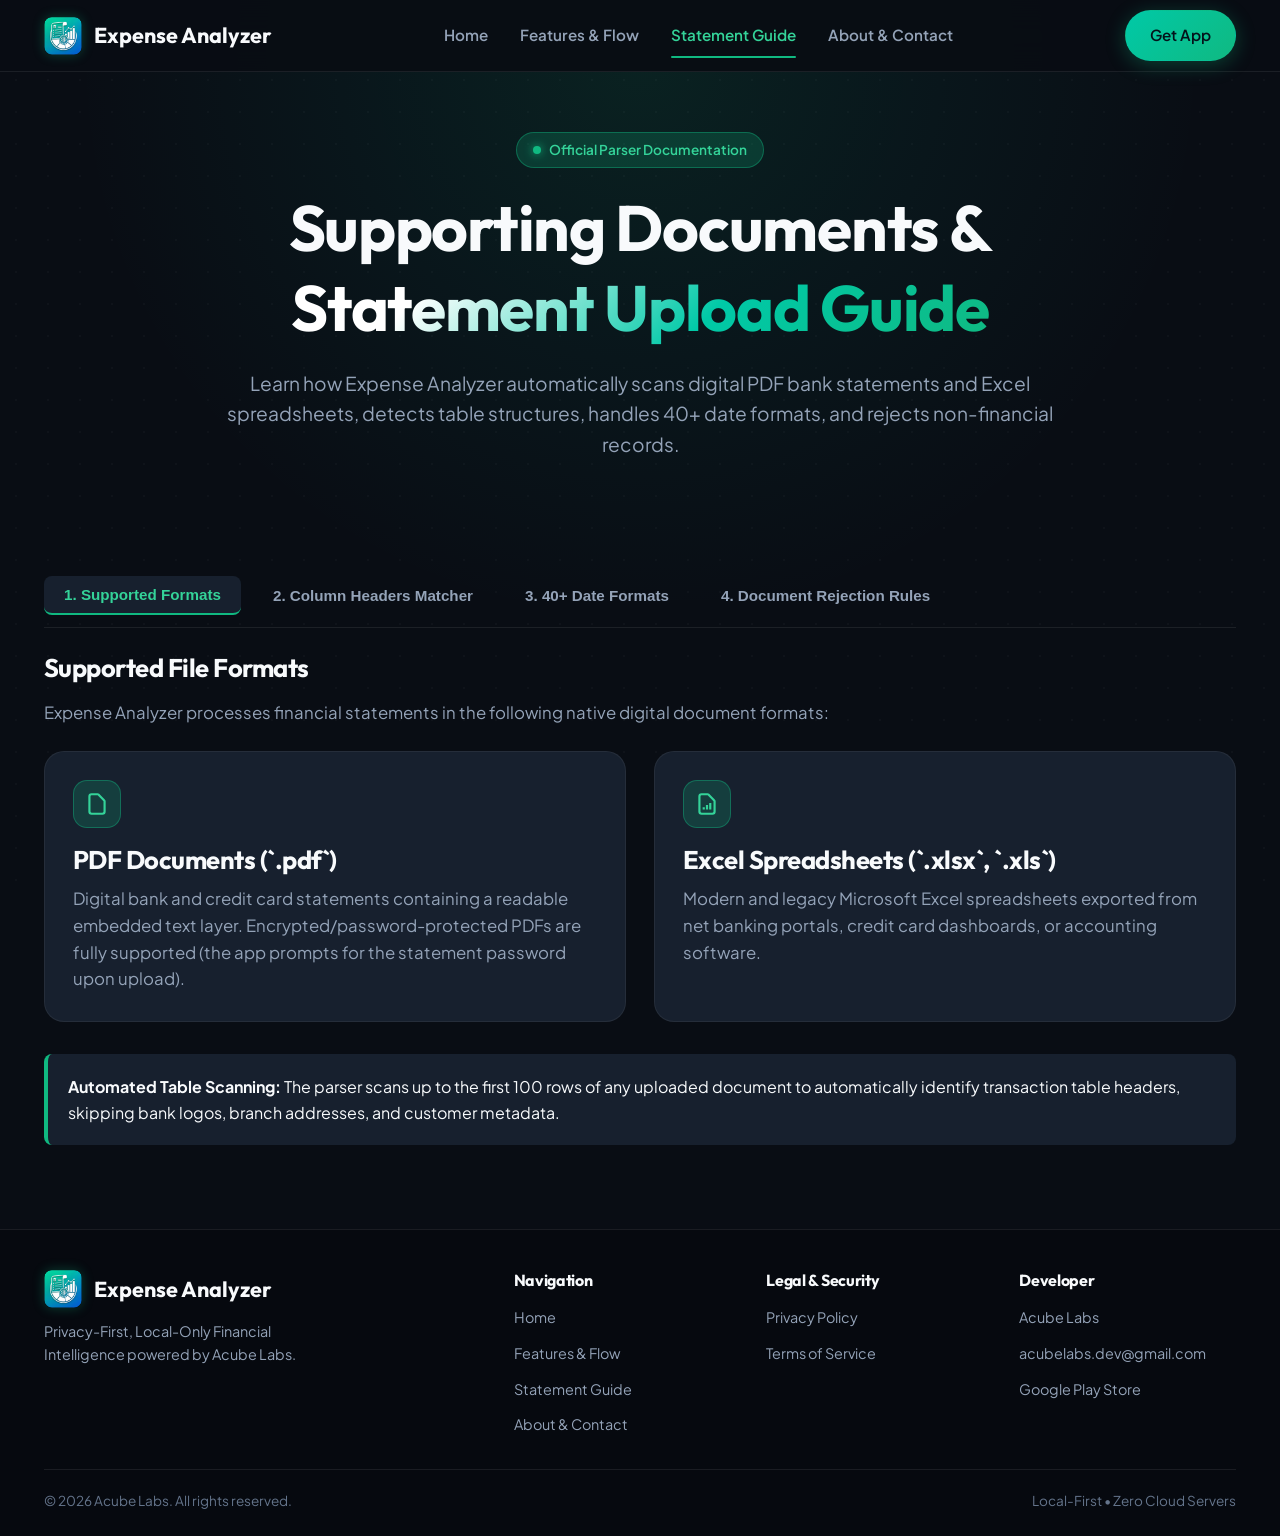
<file: statement-guide.html>
<!DOCTYPE html>
<html lang="en">
<head>
  <meta charset="UTF-8">
  <meta name="viewport" content="width=device-width, initial-scale=1.0">
  <title>Statement Upload & Supporting Documents Guide — Expense Analyzer</title>
  <meta name="description" content="Official documentation for Expense Analyzer bank statement parser: supported file formats, recognized column headers, 40+ date formats, and strict document rejection rules.">
  <link rel="icon" type="image/png" href="assets/images/logo.png">
  <link rel="preconnect" href="https://fonts.googleapis.com">
  <link rel="preconnect" href="https://fonts.gstatic.com" crossorigin>
  <link rel="preload" href="https://fonts.googleapis.com/css2?family=Outfit:wght@400;500;600;700;800&family=Plus+Jakarta+Sans:wght@300;400;500;600;700;800&display=swap" as="style">
  <link href="https://fonts.googleapis.com/css2?family=Outfit:wght@400;500;600;700;800&family=Plus+Jakarta+Sans:wght@300;400;500;600;700;800&display=swap" rel="stylesheet">
  <style>
    #app-preloader {
      position: fixed;
      inset: 0;
      background-color: #090D14;
      z-index: 99999;
      display: flex;
      flex-direction: column;
      align-items: center;
      justify-content: center;
      gap: 16px;
      animation: preloader-autohide 0.3s ease 0.15s forwards;
      pointer-events: none;
    }
    #app-preloader.loaded {
      opacity: 0;
      visibility: hidden;
    }
    .preloader-logo {
      width: 48px;
      height: 48px;
      border-radius: 10px;
      box-shadow: 0 0 20px rgba(16, 185, 129, 0.4);
      animation: preloader-pulse 1.5s ease-in-out infinite;
    }
    .preloader-spinner {
      width: 24px;
      height: 24px;
      border: 3px solid rgba(16, 185, 129, 0.2);
      border-top-color: #10B981;
      border-radius: 50%;
      animation: preloader-spin 0.8s linear infinite;
    }
    @keyframes preloader-spin {
      to { transform: rotate(360deg); }
    }
    @keyframes preloader-pulse {
      0%, 100% { transform: scale(1); opacity: 0.9; }
      50% { transform: scale(1.08); opacity: 1; }
    }
    @keyframes preloader-autohide {
      to { opacity: 0; visibility: hidden; }
    }
  </style>
  <link rel="stylesheet" href="css/styles.css">
</head>
<body>

  <!-- Instant Preloader Screen -->
  <div id="app-preloader">
    <img src="assets/images/logo.png" alt="Expense Analyzer" class="preloader-logo">
    <div class="preloader-spinner"></div>
  </div>

  <!-- Ambient Backdrop -->
  <div class="ambient-glow"></div>
  <div class="grid-overlay"></div>

  <!-- Header / Navigation -->
  <header class="navbar">
    <div class="container nav-container">
      <a href="index.html" class="brand">
        <img src="assets/images/logo.png" alt="Expense Analyzer Logo" class="brand-logo">
        <span>Expense Analyzer</span>
      </a>

      <nav>
        <ul class="nav-links">
          <li><a href="index.html" class="nav-link">Home</a></li>
          <li><a href="features.html" class="nav-link">Features & Flow</a></li>
          <li><a href="statement-guide.html" class="nav-link active">Statement Guide</a></li>
          <li><a href="contact.html" class="nav-link">About & Contact</a></li>
        </ul>
      </nav>

      <div class="nav-cta">
        <a href="https://play.google.com/store/apps/details?id=com.acubelabs.expenseanalyzer" target="_blank" rel="noopener" class="btn btn-primary">Get App</a>
      </div>

      <button class="mobile-toggle" aria-label="Toggle navigation">
        <svg width="24" height="24" fill="none" stroke="currentColor" stroke-width="2" viewBox="0 0 24 24"><path d="M4 6h16M4 12h16M4 18h16"></path></svg>
      </button>
    </div>

    <!-- Mobile Drawer Nav (Strictly hidden on Desktop) -->
    <div class="mobile-nav">
      <a href="index.html" class="nav-link">Home</a>
      <a href="features.html" class="nav-link">Features & Flow</a>
      <a href="statement-guide.html" class="nav-link active">Statement Guide</a>
      <a href="privacy.html" class="nav-link">Privacy Policy</a>
      <a href="terms.html" class="nav-link">Terms of Service</a>
      <a href="contact.html" class="nav-link">About & Contact</a>
      <a href="https://play.google.com/store/apps/details?id=com.acubelabs.expenseanalyzer" target="_blank" rel="noopener" class="btn btn-primary" style="margin-top: 8px;">Get App on Play Store</a>
    </div>
  </header>

  <!-- Hero Section -->
  <section class="hero" style="padding-bottom: 32px;">
    <div class="container">
      <div class="hero-content">
        <div class="badge" style="margin-bottom: 20px;">
          <span class="badge-dot"></span> Official Parser Documentation
        </div>
        <h1>Supporting Documents & <span class="gradient-text">Statement Upload Guide</span></h1>
        <p class="hero-subtitle">
          Learn how Expense Analyzer automatically scans digital PDF bank statements and Excel spreadsheets, detects table structures, handles 40+ date formats, and rejects non-financial records.
        </p>
      </div>
    </div>
  </section>

  <!-- Interactive Guide Content -->
  <section style="padding: 24px 0 40px;">
    <div class="container">
      <div class="tab-container">
        <div class="tab-nav">
          <button class="tab-btn active" data-tab="tab-formats">1. Supported Formats</button>
          <button class="tab-btn" data-tab="tab-headers">2. Column Headers Matcher</button>
          <button class="tab-btn" data-tab="tab-dates">3. 40+ Date Formats</button>
          <button class="tab-btn" data-tab="tab-rejection">4. Document Rejection Rules</button>
        </div>

        <!-- Tab 1: Formats -->
        <div id="tab-formats" class="tab-content active">
          <h3 style="margin-bottom: 16px;">Supported File Formats</h3>
          <p>Expense Analyzer processes financial statements in the following native digital document formats:</p>

          <div class="grid-2" style="margin-top: 24px;">
            <div class="card">
              <div class="card-icon">
                <svg width="26" height="26" fill="none" stroke="currentColor" stroke-width="2" viewBox="0 0 24 24"><path d="M7 21h10a2 2 0 002-2V9.414a1 1 0 00-.293-.707l-5.414-5.414A1 1 0 0012.586 3H7a2 2 0 00-2 2v14a2 2 0 002 2z"></path></svg>
              </div>
              <h3>PDF Documents (`.pdf`)</h3>
              <p>Digital bank and credit card statements containing a readable embedded text layer. Encrypted/password-protected PDFs are fully supported (the app prompts for the statement password upon upload).</p>
            </div>

            <div class="card">
              <div class="card-icon">
                <svg width="26" height="26" fill="none" stroke="currentColor" stroke-width="2" viewBox="0 0 24 24"><path d="M9 17v-2m3 2v-4m3 4v-6m2 10H7a2 2 0 01-2-2V5a2 2 0 012-2h5.586a1 1 0 01.707.293l5.414 5.414a1 1 0 01.293.707V19a2 2 0 01-2 2z"></path></svg>
              </div>
              <h3>Excel Spreadsheets (`.xlsx`, `.xls`)</h3>
              <p>Modern and legacy Microsoft Excel spreadsheets exported from net banking portals, credit card dashboards, or accounting software.</p>
            </div>
          </div>

          <div style="margin-top: 32px; padding: 20px; background: var(--bg-card); border-left: 4px solid var(--emerald); border-radius: var(--radius-sm);">
            <strong>Automated Table Scanning:</strong> The parser scans up to the first 100 rows of any uploaded document to automatically identify transaction table headers, skipping bank logos, branch addresses, and customer metadata.
          </div>
        </div>

        <!-- Tab 2: Column Headers -->
        <div id="tab-headers" class="tab-content">
          <h3 style="margin-bottom: 16px;">Recognized Column Headers</h3>
          <p>The statement parser automatically maps transaction columns using weighted keyword matching across the following categories:</p>

          <div class="data-table-wrap">
            <table class="data-table">
              <thead>
                <tr>
                  <th>Column Type</th>
                  <th>Recognized Keyword Headers</th>
                </tr>
              </thead>
              <tbody>
                <tr>
                  <td><strong>Date Column</strong></td>
                  <td>`Date`, `Txn Date`, `Tran Date`, `Transaction Date`, `Value Date`, `Posting Date`, `Post Date`, `Date & Time`, `Date/Time`</td>
                </tr>
                <tr>
                  <td><strong>Narration / Description</strong></td>
                  <td>`Description`, `Narration`, `Particulars`, `Transaction Details`, `Txn Details`, `Remarks`, `Note`, `Memo`, `Details`, `Paid To`, `Received From`, `Payee`, `Payer`, `Beneficiary`</td>
                </tr>
                <tr>
                  <td><strong>Unified Amount Column</strong></td>
                  <td>`Amount`, `Txn Amount`, `Transaction Amount`, `Amt`, `Value`, `INR`, `USD`, `EUR`</td>
                </tr>
                <tr>
                  <td><strong>Debit / Withdrawal Column</strong></td>
                  <td>`Debit`, `Withdrawal`, `Expense`, `Paid Out`, `Out`, `Spent`, `Dr`</td>
                </tr>
                <tr>
                  <td><strong>Credit / Deposit Column</strong></td>
                  <td>`Credit`, `Deposit`, `Paid In`, `Income`, `In`, `Received`, `Cr`</td>
                </tr>
                <tr>
                  <td><strong>Type / Indicator Column</strong></td>
                  <td>`Type`, `Txn Type`, `Transaction Type`, `Dr/Cr`, `Debit/Credit`</td>
                </tr>
                <tr>
                  <td><strong>Balance Column (Metadata)</strong></td>
                  <td>`Balance`, `Closing Balance`, `Bal`</td>
                </tr>
              </tbody>
            </table>
          </div>
        </div>

        <!-- Tab 3: Date Formats -->
        <div id="tab-dates" class="tab-content">
          <h3 style="margin-bottom: 16px;">Supported Date Formats (Over 40 Variations)</h3>
          <p>Expense Analyzer seamlessly handles short/long year variations, month names, timestamps, and raw numeric serial dates:</p>

          <div class="data-table-wrap">
            <table class="data-table">
              <thead>
                <tr>
                  <th>Date Category</th>
                  <th>Format Specification</th>
                  <th>Example String</th>
                </tr>
              </thead>
              <tbody>
                <tr>
                  <td><strong>Standard Numeric</strong></td>
                  <td>`dd/MM/yyyy`, `dd-MM-yyyy`, `dd.MM.yyyy`</td>
                  <td>`01/08/2026`, `01-08-2026`, `01.08.2026`</td>
                </tr>
                <tr>
                  <td><strong>ISO & US Layouts</strong></td>
                  <td>`yyyy-MM-dd`, `MM/dd/yyyy`</td>
                  <td>`2026-08-01`, `08/01/2026`</td>
                </tr>
                <tr>
                  <td><strong>Short Year Variations</strong></td>
                  <td>`dd/MM/yy`, `dd-MM-yy`, `dd.MM.yy`</td>
                  <td>`01/08/26`, `01-08-26`</td>
                </tr>
                <tr>
                  <td><strong>Month Name Formats</strong></td>
                  <td>`dd MMM yyyy`, `dd-MMM-yyyy`, `MMM dd, yyyy`</td>
                  <td>`01 Aug 2026`, `01-Aug-2026`, `Aug 01, 2026`</td>
                </tr>
                <tr>
                  <td><strong>Formats with Timestamps</strong></td>
                  <td>`yyyy-MM-dd HH:mm:ss`, `dd MMM yyyy hh:mm a`</td>
                  <td>`2026-08-01 14:30:00`, `01 Aug 2026 05:14 PM`</td>
                </tr>
                <tr>
                  <td><strong>Excel Serial Timestamps</strong></td>
                  <td>Raw numeric serial timestamps in Excel</td>
                  <td>`46113` or `46113.0` (Days since 1900-01-01)</td>
                </tr>
              </tbody>
            </table>
          </div>
        </div>

        <!-- Tab 4: Rejection Rules -->
        <div id="tab-rejection" class="tab-content">
          <h3 style="margin-bottom: 16px; color: var(--red-accent);">Document Rejection Criteria</h3>
          <p>To preserve financial data integrity, documents meeting any of the following conditions are automatically rejected:</p>

          <ul style="margin-top: 20px; display: flex; flex-direction: column; gap: 14px; list-style: none;">
            <li style="padding: 16px; background: var(--bg-card); border-left: 4px solid var(--red-accent); border-radius: var(--radius-sm);">
              <strong>1. Non-English / Foreign Script Documents:</strong> Statements containing non-Latin scripts (e.g. Tamil, Devanagari/Hindi, Telugu, Malayalam, Arabic, Chinese).
            </li>
            <li style="padding: 16px; background: var(--bg-card); border-left: 4px solid var(--red-accent); border-radius: var(--radius-sm);">
              <strong>2. Non-Bank Utility, Medical & Service Invoices:</strong> Hospital bills, electricity invoices, broadband/fiber bills, school fee receipts, property tax notices, PNR/flight tickets, and e-commerce orders.
            </li>
            <li style="padding: 16px; background: var(--bg-card); border-left: 4px solid var(--red-accent); border-radius: var(--radius-sm);">
              <strong>3. Scanned PDF Images without Text Layer:</strong> Image-only paper scans lacking an embedded digital vector text layer.
            </li>
            <li style="padding: 16px; background: var(--bg-card); border-left: 4px solid var(--red-accent); border-radius: var(--radius-sm);">
              <strong>4. Encrypted PDF without Password:</strong> Password-protected files where the user cancels the prompt or inputs an invalid password.
            </li>
            <li style="padding: 16px; background: var(--bg-card); border-left: 4px solid var(--red-accent); border-radius: var(--radius-sm);">
              <strong>5. Missing Core Columns:</strong> Documents where neither a Date nor a Narration column can be located within the first 100 rows.
            </li>
            <li style="padding: 16px; background: var(--bg-card); border-left: 4px solid var(--red-accent); border-radius: var(--radius-sm);">
              <strong>6. Summary-Only Certificates:</strong> Bank cover letters or balance certificates containing opening/closing balance summaries but zero individual transaction line items.
            </li>
          </ul>
        </div>

      </div>
    </div>
  </section>

  <!-- Footer -->
  <footer class="footer">
    <div class="container">
      <div class="footer-grid">
        <div class="footer-brand">
          <a href="index.html" class="brand">
            <img src="assets/images/logo.png" alt="Expense Analyzer Logo" class="brand-logo">
            <span>Expense Analyzer</span>
          </a>
          <p>Privacy-First, Local-Only Financial Intelligence powered by Acube Labs.</p>
        </div>

        <div>
          <h4 class="footer-title">Navigation</h4>
          <ul class="footer-links">
            <li><a href="index.html">Home</a></li>
            <li><a href="features.html">Features & Flow</a></li>
            <li><a href="statement-guide.html">Statement Guide</a></li>
            <li><a href="contact.html">About & Contact</a></li>
          </ul>
        </div>

        <div>
          <h4 class="footer-title">Legal & Security</h4>
          <ul class="footer-links">
            <li><a href="privacy.html">Privacy Policy</a></li>
            <li><a href="terms.html">Terms of Service</a></li>
          </ul>
        </div>

        <div>
          <h4 class="footer-title">Developer</h4>
          <ul class="footer-links">
            <li><a href="contact.html">Acube Labs</a></li>
            <li><a href="mailto:acubelabs.dev@gmail.com">acubelabs.dev@gmail.com</a></li>
            <li><a href="https://play.google.com/store/apps/details?id=com.acubelabs.expenseanalyzer" target="_blank" rel="noopener">Google Play Store</a></li>
          </ul>
        </div>
      </div>

      <div class="footer-bottom">
        <div>&copy; 2026 Acube Labs. All rights reserved.</div>
        <div>Local-First • Zero Cloud Servers</div>
      </div>
    </div>
  </footer>

  <script src="js/main.js"></script>
</body>
</html>
</file>
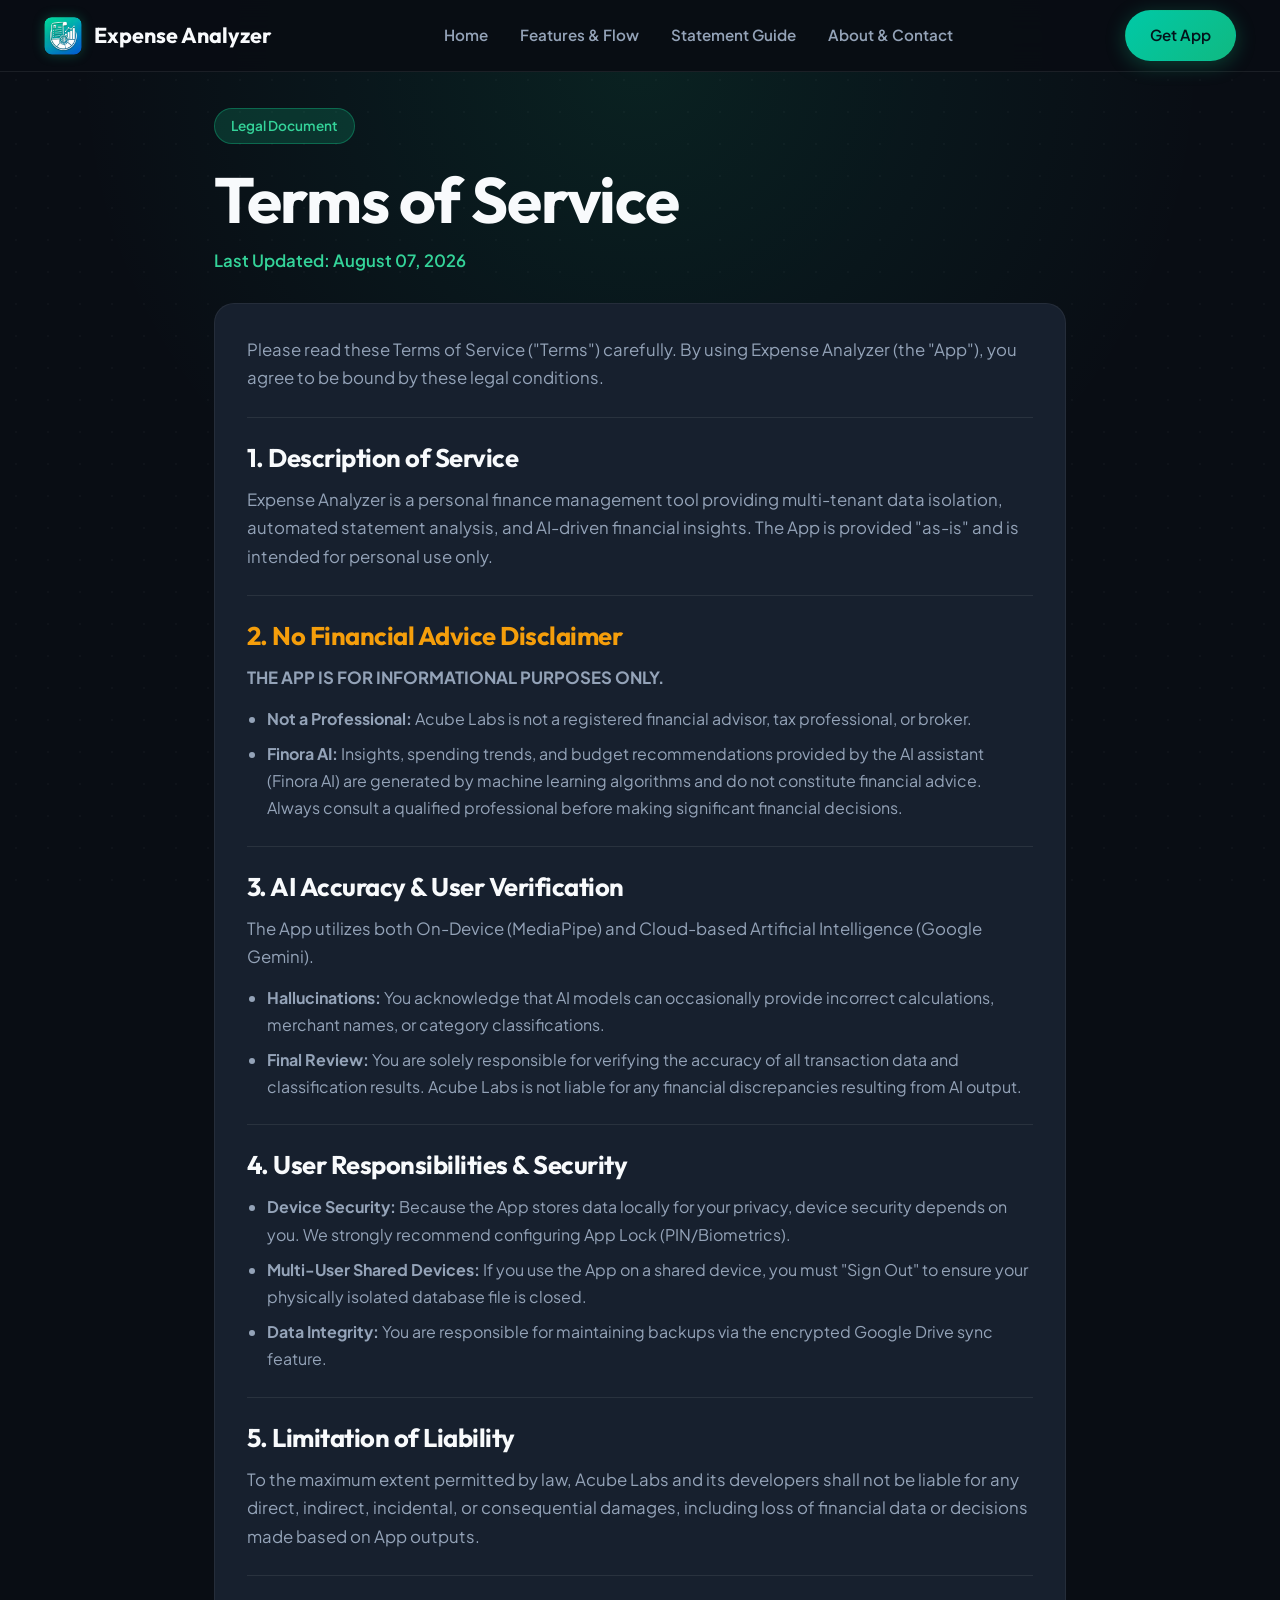
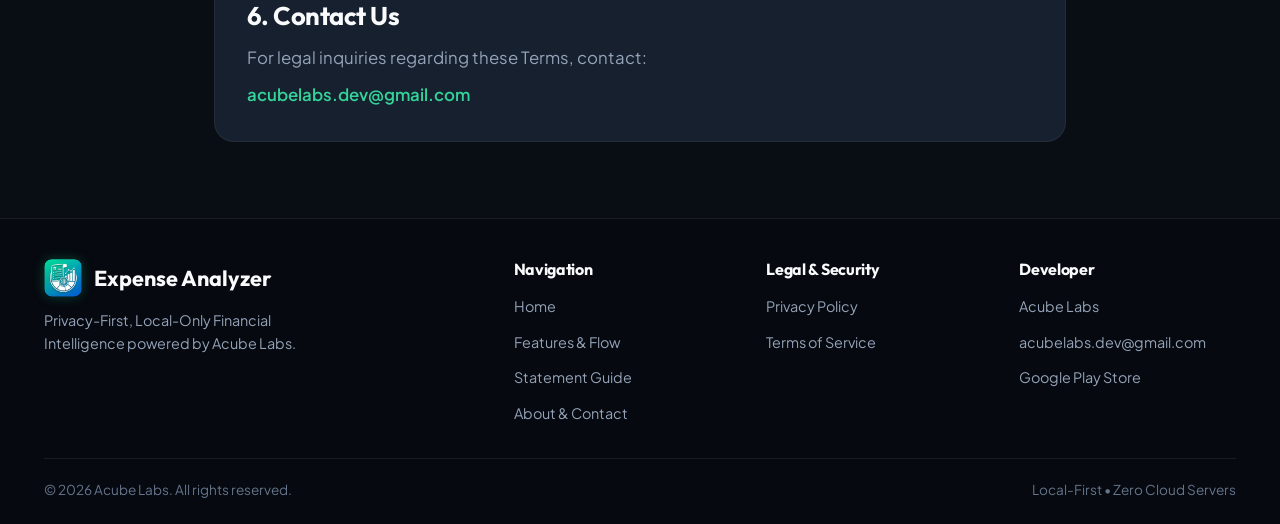
<file: terms.html>
<!DOCTYPE html>
<html lang="en">
<head>
  <meta charset="UTF-8">
  <meta name="viewport" content="width=device-width, initial-scale=1.0">
  <title>Terms of Service — Expense Analyzer</title>
  <meta name="description" content="Terms of Service for Expense Analyzer application operated by Acube Labs. Legal conditions, AI disclaimers, and user responsibilities.">
  <link rel="icon" type="image/png" href="assets/images/logo.png">
  <link rel="preconnect" href="https://fonts.googleapis.com">
  <link rel="preconnect" href="https://fonts.gstatic.com" crossorigin>
  <link rel="preload" href="https://fonts.googleapis.com/css2?family=Outfit:wght@400;500;600;700;800&family=Plus+Jakarta+Sans:wght@300;400;500;600;700;800&display=swap" as="style">
  <link href="https://fonts.googleapis.com/css2?family=Outfit:wght@400;500;600;700;800&family=Plus+Jakarta+Sans:wght@300;400;500;600;700;800&display=swap" rel="stylesheet">
  <style>
    #app-preloader {
      position: fixed;
      inset: 0;
      background-color: #090D14;
      z-index: 99999;
      display: flex;
      flex-direction: column;
      align-items: center;
      justify-content: center;
      gap: 16px;
      animation: preloader-autohide 0.3s ease 0.15s forwards;
      pointer-events: none;
    }
    #app-preloader.loaded {
      opacity: 0;
      visibility: hidden;
    }
    .preloader-logo {
      width: 48px;
      height: 48px;
      border-radius: 10px;
      box-shadow: 0 0 20px rgba(16, 185, 129, 0.4);
      animation: preloader-pulse 1.5s ease-in-out infinite;
    }
    .preloader-spinner {
      width: 24px;
      height: 24px;
      border: 3px solid rgba(16, 185, 129, 0.2);
      border-top-color: #10B981;
      border-radius: 50%;
      animation: preloader-spin 0.8s linear infinite;
    }
    @keyframes preloader-spin {
      to { transform: rotate(360deg); }
    }
    @keyframes preloader-pulse {
      0%, 100% { transform: scale(1); opacity: 0.9; }
      50% { transform: scale(1.08); opacity: 1; }
    }
    @keyframes preloader-autohide {
      to { opacity: 0; visibility: hidden; }
    }
  </style>
  <link rel="stylesheet" href="css/styles.css">
</head>
<body>

  <!-- Instant Preloader Screen -->
  <div id="app-preloader">
    <img src="assets/images/logo.png" alt="Expense Analyzer" class="preloader-logo">
    <div class="preloader-spinner"></div>
  </div>

  <!-- Ambient Backdrop -->
  <div class="ambient-glow"></div>
  <div class="grid-overlay"></div>

  <!-- Header / Navigation -->
  <header class="navbar">
    <div class="container nav-container">
      <a href="index.html" class="brand">
        <img src="assets/images/logo.png" alt="Expense Analyzer Logo" class="brand-logo">
        <span>Expense Analyzer</span>
      </a>

      <nav>
        <ul class="nav-links">
          <li><a href="index.html" class="nav-link">Home</a></li>
          <li><a href="features.html" class="nav-link">Features & Flow</a></li>
          <li><a href="statement-guide.html" class="nav-link">Statement Guide</a></li>
          <li><a href="contact.html" class="nav-link">About & Contact</a></li>
        </ul>
      </nav>

      <div class="nav-cta">
        <a href="https://play.google.com/store/apps/details?id=com.acubelabs.expenseanalyzer" target="_blank" rel="noopener" class="btn btn-primary">Get App</a>
      </div>

      <button class="mobile-toggle" aria-label="Toggle navigation">
        <svg width="24" height="24" fill="none" stroke="currentColor" stroke-width="2" viewBox="0 0 24 24"><path d="M4 6h16M4 12h16M4 18h16"></path></svg>
      </button>
    </div>

    <!-- Mobile Drawer Nav (Strictly hidden on Desktop) -->
    <div class="mobile-nav">
      <a href="index.html" class="nav-link">Home</a>
      <a href="features.html" class="nav-link">Features & Flow</a>
      <a href="statement-guide.html" class="nav-link">Statement Guide</a>
      <a href="privacy.html" class="nav-link">Privacy Policy</a>
      <a href="terms.html" class="nav-link active">Terms of Service</a>
      <a href="contact.html" class="nav-link">About & Contact</a>
      <a href="https://play.google.com/store/apps/details?id=com.acubelabs.expenseanalyzer" target="_blank" rel="noopener" class="btn btn-primary" style="margin-top: 8px;">Get App on Play Store</a>
    </div>
  </header>

  <!-- Content Section -->
  <section style="padding: 36px 0 40px;">
    <div class="container" style="max-width: 900px;">
      <div class="badge" style="margin-bottom: 16px;">Legal Document</div>
      <h1 style="margin-bottom: 8px;">Terms of Service</h1>
      <p style="color: var(--emerald-light); font-weight: 600; margin-bottom: 28px;">Last Updated: August 07, 2026</p>

      <div style="background: var(--bg-card); border: 1px solid var(--border-card); border-radius: var(--radius-lg); padding: 32px; color: var(--text-muted); font-size: 1rem; display: flex; flex-direction: column; gap: 24px; line-height: 1.7;">

        <p>
          Please read these Terms of Service ("Terms") carefully. By using Expense Analyzer (the "App"), you agree to be bound by these legal conditions.
        </p>

        <hr style="border: none; border-top: 1px solid var(--border-subtle);">

        <div>
          <h3 style="color: var(--text-main); margin-bottom: 12px;">1. Description of Service</h3>
          <p>Expense Analyzer is a personal finance management tool providing multi-tenant data isolation, automated statement analysis, and AI-driven financial insights. The App is provided "as-is" and is intended for personal use only.</p>
        </div>

        <hr style="border: none; border-top: 1px solid var(--border-subtle);">

        <div>
          <h3 style="color: var(--text-main); margin-bottom: 12px; color: var(--amber-accent);">2. No Financial Advice Disclaimer</h3>
          <p><strong>THE APP IS FOR INFORMATIONAL PURPOSES ONLY.</strong></p>
          <ul style="margin-left: 20px; margin-top: 12px; display: flex; flex-direction: column; gap: 8px;">
            <li><strong>Not a Professional:</strong> Acube Labs is not a registered financial advisor, tax professional, or broker.</li>
            <li><strong>Finora AI:</strong> Insights, spending trends, and budget recommendations provided by the AI assistant (Finora AI) are generated by machine learning algorithms and do not constitute financial advice. Always consult a qualified professional before making significant financial decisions.</li>
          </ul>
        </div>

        <hr style="border: none; border-top: 1px solid var(--border-subtle);">

        <div>
          <h3 style="color: var(--text-main); margin-bottom: 12px;">3. AI Accuracy & User Verification</h3>
          <p>The App utilizes both On-Device (MediaPipe) and Cloud-based Artificial Intelligence (Google Gemini).</p>
          <ul style="margin-left: 20px; margin-top: 12px; display: flex; flex-direction: column; gap: 8px;">
            <li><strong>Hallucinations:</strong> You acknowledge that AI models can occasionally provide incorrect calculations, merchant names, or category classifications.</li>
            <li><strong>Final Review:</strong> You are solely responsible for verifying the accuracy of all transaction data and classification results. Acube Labs is not liable for any financial discrepancies resulting from AI output.</li>
          </ul>
        </div>

        <hr style="border: none; border-top: 1px solid var(--border-subtle);">

        <div>
          <h3 style="color: var(--text-main); margin-bottom: 12px;">4. User Responsibilities & Security</h3>
          <ul style="margin-left: 20px; display: flex; flex-direction: column; gap: 8px;">
            <li><strong>Device Security:</strong> Because the App stores data locally for your privacy, device security depends on you. We strongly recommend configuring App Lock (PIN/Biometrics).</li>
            <li><strong>Multi-User Shared Devices:</strong> If you use the App on a shared device, you must "Sign Out" to ensure your physically isolated database file is closed.</li>
            <li><strong>Data Integrity:</strong> You are responsible for maintaining backups via the encrypted Google Drive sync feature.</li>
          </ul>
        </div>

        <hr style="border: none; border-top: 1px solid var(--border-subtle);">

        <div>
          <h3 style="color: var(--text-main); margin-bottom: 12px;">5. Limitation of Liability</h3>
          <p>To the maximum extent permitted by law, Acube Labs and its developers shall not be liable for any direct, indirect, incidental, or consequential damages, including loss of financial data or decisions made based on App outputs.</p>
        </div>

        <hr style="border: none; border-top: 1px solid var(--border-subtle);">

        <div>
          <h3 style="color: var(--text-main); margin-bottom: 12px;">6. Contact Us</h3>
          <p>For legal inquiries regarding these Terms, contact:</p>
          <p style="margin-top: 8px;"><a href="mailto:acubelabs.dev@gmail.com" style="color: var(--emerald-light); font-weight: 600;">acubelabs.dev@gmail.com</a></p>
        </div>

      </div>
    </div>
  </section>

  <!-- Footer -->
  <footer class="footer">
    <div class="container">
      <div class="footer-grid">
        <div class="footer-brand">
          <a href="index.html" class="brand">
            <img src="assets/images/logo.png" alt="Expense Analyzer Logo" class="brand-logo">
            <span>Expense Analyzer</span>
          </a>
          <p>Privacy-First, Local-Only Financial Intelligence powered by Acube Labs.</p>
        </div>

        <div>
          <h4 class="footer-title">Navigation</h4>
          <ul class="footer-links">
            <li><a href="index.html">Home</a></li>
            <li><a href="features.html">Features & Flow</a></li>
            <li><a href="statement-guide.html">Statement Guide</a></li>
            <li><a href="contact.html">About & Contact</a></li>
          </ul>
        </div>

        <div>
          <h4 class="footer-title">Legal & Security</h4>
          <ul class="footer-links">
            <li><a href="privacy.html">Privacy Policy</a></li>
            <li><a href="terms.html">Terms of Service</a></li>
          </ul>
        </div>

        <div>
          <h4 class="footer-title">Developer</h4>
          <ul class="footer-links">
            <li><a href="contact.html">Acube Labs</a></li>
            <li><a href="mailto:acubelabs.dev@gmail.com">acubelabs.dev@gmail.com</a></li>
            <li><a href="https://play.google.com/store/apps/details?id=com.acubelabs.expenseanalyzer" target="_blank" rel="noopener">Google Play Store</a></li>
          </ul>
        </div>
      </div>

      <div class="footer-bottom">
        <div>&copy; 2026 Acube Labs. All rights reserved.</div>
        <div>Local-First • Zero Cloud Servers</div>
      </div>
    </div>
  </footer>

  <script src="js/main.js"></script>
</body>
</html>
</file>
<file: css/styles.css>
/* ==========================================================================
   Expense Analyzer - Modern Dark SaaS Design System
   Color Palette: Emerald (#10B981), Logo Teal (#00C9A7), Navy/Obsidian Slate
   Fonts: Plus Jakarta Sans & Outfit
   ========================================================================== */

:root {
  --bg-dark: #090D14;
  --bg-surface: #111723;
  --bg-card: #17202E;
  --bg-card-hover: #1E2A3C;
  --bg-glass: rgba(23, 32, 46, 0.75);

  --emerald: #10B981;
  --emerald-dark: #059669;
  --emerald-light: #34D399;
  --emerald-glow: rgba(16, 185, 129, 0.2);

  --teal: #00C9A7;
  --teal-glow: rgba(0, 201, 167, 0.18);

  --blue-accent: #3B82F6;
  --indigo-accent: #6366F1;
  --purple-accent: #8B5CF6;
  --amber-accent: #F59E0B;
  --red-accent: #EF4444;

  --text-main: #F8FAFC;
  --text-muted: #94A3B8;
  --text-subtle: #64748B;

  --border-subtle: rgba(255, 255, 255, 0.08);
  --border-active: rgba(16, 185, 129, 0.4);
  --border-card: rgba(255, 255, 255, 0.06);

  --font-body: 'Plus Jakarta Sans', -apple-system, BlinkMacSystemFont, sans-serif;
  --font-heading: 'Outfit', sans-serif;

  --radius-sm: 8px;
  --radius-md: 14px;
  --radius-lg: 20px;
  --radius-full: 9999px;

  --shadow-sm: 0 2px 8px rgba(0, 0, 0, 0.3);
  --shadow-glow: 0 0 35px rgba(16, 185, 129, 0.15);
  --transition: color 0.15s ease, background-color 0.15s ease, border-color 0.15s ease, transform 0.2s ease;
}

/* Base Resets */
*, *::before, *::after {
  box-sizing: border-box;
  margin: 0;
  padding: 0;
}

html {
  scroll-behavior: smooth;
  font-size: 16px;
  background-color: var(--bg-dark);
}

body {
  background-color: var(--bg-dark);
  color: var(--text-main);
  font-family: var(--font-body);
  line-height: 1.6;
  overflow-x: hidden;
  -webkit-font-smoothing: antialiased;
}

/* Background Grids & Glows */
.ambient-glow {
  position: absolute;
  top: 0;
  left: 50%;
  transform: translateX(-50%);
  width: 100%;
  max-width: 1200px;
  height: 600px;
  background: radial-gradient(circle at 50% 10%, rgba(16, 185, 129, 0.12) 0%, rgba(0, 201, 167, 0.05) 35%, transparent 70%);
  pointer-events: none;
  z-index: 0;
}

.grid-overlay {
  position: absolute;
  inset: 0;
  background-image: radial-gradient(rgba(255, 255, 255, 0.05) 1px, transparent 1px);
  background-size: 32px 32px;
  opacity: 0.5;
  pointer-events: none;
  z-index: 0;
}

/* Container */
.container {
  width: 100%;
  max-width: 1240px;
  margin: 0 auto;
  padding: 0 24px;
  position: relative;
  z-index: 1;
}

/* Typography */
h1, h2, h3, h4, h5, h6 {
  font-family: var(--font-heading);
  color: var(--text-main);
  font-weight: 700;
  line-height: 1.25;
  letter-spacing: -0.02em;
}

h1 { font-size: clamp(2.2rem, 5vw, 4rem); }
h2 { font-size: clamp(1.75rem, 3.5vw, 2.75rem); }
h3 { font-size: clamp(1.25rem, 2vw, 1.75rem); }

p {
  color: var(--text-muted);
  font-size: 1.05rem;
}

a {
  color: var(--emerald-light);
  text-decoration: none;
  transition: var(--transition);
}

a:hover {
  color: var(--teal);
}

.gradient-text {
  background: linear-gradient(135deg, #FFFFFF 20%, var(--teal) 60%, var(--emerald) 100%);
  -webkit-background-clip: text;
  -webkit-text-fill-color: transparent;
}

/* Navbar - Fixed 72px height to prevent layout shifts */
.navbar {
  position: sticky;
  top: 0;
  width: 100%;
  height: 72px;
  background: #090D14;
  background: rgba(9, 13, 20, 0.95);
  backdrop-filter: blur(16px);
  -webkit-backdrop-filter: blur(16px);
  border-bottom: 1px solid var(--border-subtle);
  z-index: 100;
  display: flex;
  align-items: center;
  contain: layout style;
}

.nav-container {
  display: flex;
  align-items: center;
  justify-content: space-between;
  height: 100%;
}

.brand {
  display: flex;
  align-items: center;
  gap: 12px;
  font-family: var(--font-heading);
  font-size: 1.35rem;
  font-weight: 700;
  color: var(--text-main);
  height: 38px;
}

.brand-logo {
  width: 38px;
  height: 38px;
  border-radius: var(--radius-sm);
  box-shadow: 0 0 12px rgba(16, 185, 129, 0.3);
}

.nav-links {
  display: flex;
  align-items: center;
  gap: 32px;
  list-style: none;
  height: 100%;
}

/* Fixed font-weight: 600 across all links to prevent width jumps on active state */
.nav-link {
  color: var(--text-muted);
  font-weight: 600;
  font-size: 0.95rem;
  transition: color 0.15s ease;
  position: relative;
  display: inline-block;
  padding: 4px 0;
}

.nav-link:hover, .nav-link.active {
  color: var(--text-main);
}

.nav-link.active {
  color: var(--emerald-light);
}

.nav-link.active::after {
  content: '';
  position: absolute;
  bottom: -6px;
  left: 0;
  width: 100%;
  height: 2px;
  background: var(--emerald);
  border-radius: var(--radius-full);
}

.nav-cta {
  display: flex;
  align-items: center;
  gap: 16px;
}

/* Mobile Nav Drawer - Strictly Hidden by default on Desktop */
.mobile-nav {
  display: none !important;
}

.mobile-toggle {
  display: none;
  background: none;
  border: none;
  color: var(--text-main);
  font-size: 1.5rem;
  cursor: pointer;
  padding: 6px;
  border-radius: var(--radius-sm);
}

/* Buttons & Badges */
.btn {
  display: inline-flex;
  align-items: center;
  justify-content: center;
  gap: 10px;
  padding: 12px 24px;
  border-radius: var(--radius-full);
  font-family: var(--font-body);
  font-weight: 600;
  font-size: 0.95rem;
  cursor: pointer;
  transition: var(--transition);
  border: 1px solid transparent;
  text-decoration: none;
  white-space: nowrap;
}

.btn-primary {
  background: linear-gradient(135deg, var(--teal) 0%, var(--emerald) 100%);
  color: #04121A;
  box-shadow: 0 4px 20px rgba(16, 185, 129, 0.3);
}

.btn-primary:hover {
  transform: translateY(-2px);
  box-shadow: 0 6px 28px rgba(16, 185, 129, 0.45);
  color: #000;
}

.btn-secondary {
  background: var(--bg-card);
  color: var(--text-main);
  border: 1px solid var(--border-subtle);
}

.btn-secondary:hover {
  background: var(--bg-card-hover);
  border-color: var(--border-active);
  transform: translateY(-2px);
}

.badge {
  display: inline-flex;
  align-items: center;
  gap: 8px;
  padding: 6px 16px;
  border-radius: var(--radius-full);
  font-size: 0.85rem;
  font-weight: 600;
  background: var(--emerald-glow);
  border: 1px solid var(--border-active);
  color: var(--emerald-light);
}

.badge-dot {
  width: 8px;
  height: 8px;
  border-radius: 50%;
  background-color: var(--emerald);
  box-shadow: 0 0 10px var(--emerald);
}

/* Hero Section */
.hero {
  padding: 60px 0 40px;
  text-align: center;
  position: relative;
}

.hero-content {
  max-width: 860px;
  margin: 0 auto 32px;
}

.hero-subtitle {
  font-size: 1.2rem;
  margin: 20px 0 28px;
  color: var(--text-muted);
}

.hero-actions {
  display: flex;
  align-items: center;
  justify-content: center;
  gap: 16px;
  flex-wrap: wrap;
}

.hero-banner-wrap {
  position: relative;
  max-width: 1080px;
  margin: 32px auto 0;
  border-radius: var(--radius-lg);
  padding: 12px;
  background: rgba(255, 255, 255, 0.03);
  border: 1px solid var(--border-subtle);
  box-shadow: var(--shadow-glow);
}

.hero-banner {
  width: 100%;
  height: auto;
  border-radius: var(--radius-md);
  display: block;
}

/* Stats Bar */
.stats-bar {
  display: grid;
  grid-template-columns: repeat(auto-fit, minmax(180px, 1fr));
  gap: 20px;
  margin: 40px 0 20px;
  padding: 24px;
  background: var(--bg-card);
  border: 1px solid var(--border-card);
  border-radius: var(--radius-lg);
}

.stat-item {
  text-align: center;
}

.stat-value {
  font-size: 2.25rem;
  font-weight: 800;
  font-family: var(--font-heading);
  color: var(--emerald-light);
  margin-bottom: 4px;
}

.stat-label {
  font-size: 0.85rem;
  color: var(--text-subtle);
  text-transform: uppercase;
  letter-spacing: 0.05em;
  font-weight: 600;
}

/* Carousel Section */
.carousel-section {
  padding: 50px 0;
  position: relative;
}

.section-header {
  text-align: center;
  max-width: 720px;
  margin: 0 auto 36px;
}

.section-header p {
  margin-top: 12px;
}

.carousel-container {
  position: relative;
  max-width: 960px;
  margin: 0 auto;
}

.carousel-viewport {
  overflow: hidden;
  border-radius: var(--radius-lg);
  background: var(--bg-surface);
  border: 1px solid var(--border-subtle);
  padding: 32px 20px;
  box-shadow: var(--shadow-sm);
}

.carousel-track {
  display: flex;
  transition: transform 0.4s cubic-bezier(0.16, 1, 0.3, 1);
}

.carousel-slide {
  min-width: 100%;
  display: flex;
  flex-direction: column;
  align-items: center;
  gap: 24px;
  padding: 0 20px;
}

.phone-mockup {
  position: relative;
  width: 280px;
  max-width: 80vw;
  border-radius: 36px;
  border: 8px solid #222938;
  box-shadow: 0 20px 40px rgba(0, 0, 0, 0.6);
  background: #000;
  overflow: hidden;
}

.phone-mockup img {
  width: 100%;
  height: auto;
  display: block;
}

.slide-caption {
  text-align: center;
  max-width: 540px;
}

.slide-caption h4 {
  font-size: 1.35rem;
  color: var(--text-main);
  margin-bottom: 8px;
}

.slide-caption p {
  font-size: 0.95rem;
  color: var(--text-muted);
}

.carousel-btn {
  position: absolute;
  top: 50%;
  transform: translateY(-50%);
  width: 48px;
  height: 48px;
  border-radius: 50%;
  background: var(--bg-card);
  border: 1px solid var(--border-subtle);
  color: var(--text-main);
  display: flex;
  align-items: center;
  justify-content: center;
  cursor: pointer;
  z-index: 10;
  transition: var(--transition);
}

.carousel-btn:hover {
  background: var(--emerald);
  color: #000;
  border-color: var(--emerald);
}

.carousel-btn.prev { left: -24px; }
.carousel-btn.next { right: -24px; }

.carousel-indicators {
  display: flex;
  justify-content: center;
  gap: 10px;
  margin-top: 20px;
}

.indicator {
  width: 12px;
  height: 12px;
  border-radius: 50%;
  background: var(--border-subtle);
  cursor: pointer;
  transition: var(--transition);
}

.indicator.active {
  width: 32px;
  border-radius: 12px;
  background: var(--emerald);
}

/* Feature Cards & Grid */
.grid-3 {
  display: grid;
  grid-template-columns: repeat(auto-fit, minmax(300px, 1fr));
  gap: 24px;
  margin-top: 32px;
}

.grid-2 {
  display: grid;
  grid-template-columns: repeat(auto-fit, minmax(380px, 1fr));
  gap: 28px;
  margin-top: 32px;
}

.card {
  background: var(--bg-card);
  border: 1px solid var(--border-card);
  border-radius: var(--radius-lg);
  padding: 28px;
  transition: var(--transition);
  position: relative;
  overflow: hidden;
}

.card:hover {
  border-color: var(--border-active);
  transform: translateY(-4px);
  box-shadow: 0 12px 30px rgba(0, 0, 0, 0.4);
}

.card-icon {
  width: 48px;
  height: 48px;
  border-radius: var(--radius-md);
  background: var(--emerald-glow);
  border: 1px solid var(--border-active);
  display: flex;
  align-items: center;
  justify-content: center;
  color: var(--emerald-light);
  margin-bottom: 16px;
}

.card h3 {
  margin-bottom: 10px;
}

.card-list {
  list-style: none;
  margin-top: 14px;
  display: flex;
  flex-direction: column;
  gap: 10px;
}

.card-list li {
  display: flex;
  align-items: flex-start;
  gap: 10px;
  font-size: 0.95rem;
  color: var(--text-muted);
}

.card-list svg {
  color: var(--emerald);
  flex-shrink: 0;
  margin-top: 3px;
}

/* Tabbed Container (Statement Guide) */
.tab-container {
  margin-top: 28px;
}

.tab-nav {
  display: flex;
  gap: 12px;
  border-bottom: 1px solid var(--border-subtle);
  padding-bottom: 12px;
  overflow-x: auto;
  -webkit-overflow-scrolling: touch;
}

.tab-btn {
  padding: 10px 20px;
  background: none;
  border: none;
  color: var(--text-muted);
  font-weight: 600;
  font-size: 0.95rem;
  cursor: pointer;
  border-radius: var(--radius-sm);
  transition: var(--transition);
  white-space: nowrap;
}

.tab-btn.active, .tab-btn:hover {
  color: var(--text-main);
  background: var(--bg-card);
}

.tab-btn.active {
  color: var(--emerald-light);
  border-bottom: 2px solid var(--emerald);
}

.tab-content {
  display: none;
  padding: 24px 0 8px;
}

.tab-content.active {
  display: block;
}

/* Modern Data Tables */
.data-table-wrap {
  overflow-x: auto;
  -webkit-overflow-scrolling: touch;
  border-radius: var(--radius-md);
  border: 1px solid var(--border-card);
  margin-top: 20px;
}

.data-table {
  width: 100%;
  border-collapse: collapse;
  text-align: left;
  font-size: 0.95rem;
  min-width: 600px;
}

.data-table th, .data-table td {
  padding: 14px 20px;
  border-bottom: 1px solid var(--border-subtle);
}

.data-table th {
  background: var(--bg-surface);
  color: var(--text-main);
  font-family: var(--font-heading);
  font-weight: 600;
}

.data-table tr:nth-child(even) {
  background: rgba(255, 255, 255, 0.015);
}

.data-table tr:hover {
  background: rgba(16, 185, 129, 0.03);
}

/* FAQ Accordion */
.faq-list {
  display: flex;
  flex-direction: column;
  gap: 16px;
  max-width: 840px;
  margin: 32px auto 0;
}

.faq-item {
  background: var(--bg-card);
  border: 1px solid var(--border-card);
  border-radius: var(--radius-md);
  overflow: hidden;
}

.faq-question {
  padding: 20px 24px;
  width: 100%;
  background: none;
  border: none;
  color: var(--text-main);
  font-family: var(--font-heading);
  font-size: 1.1rem;
  font-weight: 600;
  text-align: left;
  display: flex;
  align-items: center;
  justify-content: space-between;
  cursor: pointer;
}

.faq-answer {
  max-height: 0;
  overflow: hidden;
  transition: max-height 0.3s ease;
  padding: 0 24px;
  color: var(--text-muted);
  font-size: 0.95rem;
}

.faq-item.open .faq-answer {
  max-height: 300px;
  padding-bottom: 20px;
}

.faq-item.open .faq-question svg {
  transform: rotate(180deg);
}

/* Contact Form */
.contact-form {
  background: var(--bg-card);
  border: 1px solid var(--border-card);
  border-radius: var(--radius-lg);
  padding: 32px;
  max-width: 680px;
  margin: 0 auto;
}

.form-group {
  margin-bottom: 20px;
}

.form-group label {
  display: block;
  font-weight: 600;
  margin-bottom: 8px;
  font-size: 0.9rem;
  color: var(--text-main);
}

.form-control {
  width: 100%;
  padding: 12px 16px;
  border-radius: var(--radius-sm);
  background: var(--bg-surface);
  border: 1px solid var(--border-subtle);
  color: var(--text-main);
  font-family: var(--font-body);
  font-size: 0.95rem;
}

.form-control:focus {
  outline: none;
  border-color: var(--emerald);
  box-shadow: 0 0 0 3px var(--emerald-glow);
}

textarea.form-control {
  resize: vertical;
  min-height: 120px;
}

/* Footer - Balanced 32px top gap and clean padding */
.footer {
  background: #06090F;
  border-top: 1px solid var(--border-subtle);
  padding: 40px 0 24px;
  margin-top: 36px;
}

.footer-grid {
  display: grid;
  grid-template-columns: 2fr repeat(3, 1fr);
  gap: 36px;
  margin-bottom: 32px;
}

.footer-brand p {
  margin-top: 12px;
  max-width: 300px;
  font-size: 0.9rem;
}

.footer-title {
  font-size: 1rem;
  color: var(--text-main);
  margin-bottom: 14px;
}

.footer-links {
  list-style: none;
  display: flex;
  flex-direction: column;
  gap: 10px;
}

.footer-links a {
  color: var(--text-muted);
  font-size: 0.9rem;
}

.footer-links a:hover {
  color: var(--emerald-light);
}

.footer-bottom {
  border-top: 1px solid var(--border-subtle);
  padding-top: 20px;
  display: flex;
  align-items: center;
  justify-content: space-between;
  font-size: 0.85rem;
  color: var(--text-subtle);
  flex-wrap: wrap;
  gap: 12px;
}

/* ==========================================================================
   Responsive Breakpoints & Mobile Optimization
   ========================================================================== */

/* Tablet & Mobile Screens (<= 900px) */
@media (max-width: 900px) {
  .nav-links, .nav-cta {
    display: none !important;
  }

  .mobile-toggle {
    display: block;
  }

  .mobile-nav.open {
    display: flex !important;
    flex-direction: column;
    gap: 16px;
    position: absolute;
    top: 72px;
    left: 0;
    width: 100%;
    background: rgba(17, 23, 35, 0.98);
    backdrop-filter: blur(20px);
    border-bottom: 1px solid var(--border-subtle);
    padding: 24px;
    box-shadow: 0 16px 36px rgba(0, 0, 0, 0.6);
    z-index: 99;
  }

  .grid-2, .grid-3 {
    grid-template-columns: 1fr;
  }

  .footer-grid {
    grid-template-columns: 1fr 1fr;
  }

  .hero {
    padding: 40px 0 32px;
  }

  .hero-subtitle {
    font-size: 1.05rem;
  }
}

/* Mobile Small & Medium (<= 600px) */
@media (max-width: 600px) {
  .container {
    padding: 0 16px;
  }

  .hero-actions {
    flex-direction: column;
    width: 100%;
  }

  .btn {
    width: 100%;
  }

  .stats-bar {
    grid-template-columns: repeat(2, 1fr);
    gap: 16px;
    padding: 16px 12px;
  }

  .stat-value {
    font-size: 1.75rem;
  }

  .carousel-btn {
    display: none;
  }

  .carousel-viewport {
    padding: 24px 10px;
  }

  .phone-mockup {
    width: 240px;
    border-width: 6px;
    border-radius: 28px;
  }

  .card {
    padding: 20px 16px;
  }

  .contact-form {
    padding: 20px 16px;
  }

  .footer-grid {
    grid-template-columns: 1fr;
    gap: 24px;
  }

  .footer-bottom {
    flex-direction: column;
    text-align: center;
  }
}
</file>
<file: docs/css/styles.css>
/* ==========================================================================
   Expense Analyzer - Modern Dark SaaS Design System
   Color Palette: Emerald (#10B981), Logo Teal (#00C9A7), Navy/Obsidian Slate
   Fonts: Plus Jakarta Sans & Outfit
   ========================================================================== */

:root {
  --bg-dark: #090D14;
  --bg-surface: #111723;
  --bg-card: #17202E;
  --bg-card-hover: #1E2A3C;
  --bg-glass: rgba(23, 32, 46, 0.75);

  --emerald: #10B981;
  --emerald-dark: #059669;
  --emerald-light: #34D399;
  --emerald-glow: rgba(16, 185, 129, 0.2);

  --teal: #00C9A7;
  --teal-glow: rgba(0, 201, 167, 0.18);

  --blue-accent: #3B82F6;
  --indigo-accent: #6366F1;
  --purple-accent: #8B5CF6;
  --amber-accent: #F59E0B;
  --red-accent: #EF4444;

  --text-main: #F8FAFC;
  --text-muted: #94A3B8;
  --text-subtle: #64748B;

  --border-subtle: rgba(255, 255, 255, 0.08);
  --border-active: rgba(16, 185, 129, 0.4);
  --border-card: rgba(255, 255, 255, 0.06);

  --font-body: 'Plus Jakarta Sans', -apple-system, BlinkMacSystemFont, sans-serif;
  --font-heading: 'Outfit', sans-serif;

  --radius-sm: 8px;
  --radius-md: 14px;
  --radius-lg: 20px;
  --radius-full: 9999px;

  --shadow-sm: 0 2px 8px rgba(0, 0, 0, 0.3);
  --shadow-glow: 0 0 35px rgba(16, 185, 129, 0.15);
  --transition: color 0.15s ease, background-color 0.15s ease, border-color 0.15s ease, transform 0.2s ease;
}

/* Base Resets */
*, *::before, *::after {
  box-sizing: border-box;
  margin: 0;
  padding: 0;
}

html {
  scroll-behavior: smooth;
  font-size: 16px;
  background-color: var(--bg-dark);
}

body {
  background-color: var(--bg-dark);
  color: var(--text-main);
  font-family: var(--font-body);
  line-height: 1.6;
  overflow-x: hidden;
  -webkit-font-smoothing: antialiased;
}

/* Background Grids & Glows */
.ambient-glow {
  position: absolute;
  top: 0;
  left: 50%;
  transform: translateX(-50%);
  width: 100%;
  max-width: 1200px;
  height: 600px;
  background: radial-gradient(circle at 50% 10%, rgba(16, 185, 129, 0.12) 0%, rgba(0, 201, 167, 0.05) 35%, transparent 70%);
  pointer-events: none;
  z-index: 0;
}

.grid-overlay {
  position: absolute;
  inset: 0;
  background-image: radial-gradient(rgba(255, 255, 255, 0.05) 1px, transparent 1px);
  background-size: 32px 32px;
  opacity: 0.5;
  pointer-events: none;
  z-index: 0;
}

/* Container */
.container {
  width: 100%;
  max-width: 1240px;
  margin: 0 auto;
  padding: 0 24px;
  position: relative;
  z-index: 1;
}

/* Typography */
h1, h2, h3, h4, h5, h6 {
  font-family: var(--font-heading);
  color: var(--text-main);
  font-weight: 700;
  line-height: 1.25;
  letter-spacing: -0.02em;
}

h1 { font-size: clamp(2.2rem, 5vw, 4rem); }
h2 { font-size: clamp(1.75rem, 3.5vw, 2.75rem); }
h3 { font-size: clamp(1.25rem, 2vw, 1.75rem); }

p {
  color: var(--text-muted);
  font-size: 1.05rem;
}

a {
  color: var(--emerald-light);
  text-decoration: none;
  transition: var(--transition);
}

a:hover {
  color: var(--teal);
}

.gradient-text {
  background: linear-gradient(135deg, #FFFFFF 20%, var(--teal) 60%, var(--emerald) 100%);
  -webkit-background-clip: text;
  -webkit-text-fill-color: transparent;
}

/* Navbar - Fixed 72px height to prevent layout shifts */
.navbar {
  position: sticky;
  top: 0;
  width: 100%;
  height: 72px;
  background: #090D14;
  background: rgba(9, 13, 20, 0.95);
  backdrop-filter: blur(16px);
  -webkit-backdrop-filter: blur(16px);
  border-bottom: 1px solid var(--border-subtle);
  z-index: 100;
  display: flex;
  align-items: center;
  contain: layout style;
}

.nav-container {
  display: flex;
  align-items: center;
  justify-content: space-between;
  height: 100%;
}

.brand {
  display: flex;
  align-items: center;
  gap: 12px;
  font-family: var(--font-heading);
  font-size: 1.35rem;
  font-weight: 700;
  color: var(--text-main);
  height: 38px;
}

.brand-logo {
  width: 38px;
  height: 38px;
  border-radius: var(--radius-sm);
  box-shadow: 0 0 12px rgba(16, 185, 129, 0.3);
}

.nav-links {
  display: flex;
  align-items: center;
  gap: 32px;
  list-style: none;
  height: 100%;
}

/* Fixed font-weight: 600 across all links to prevent width jumps on active state */
.nav-link {
  color: var(--text-muted);
  font-weight: 600;
  font-size: 0.95rem;
  transition: color 0.15s ease;
  position: relative;
  display: inline-block;
  padding: 4px 0;
}

.nav-link:hover, .nav-link.active {
  color: var(--text-main);
}

.nav-link.active {
  color: var(--emerald-light);
}

.nav-link.active::after {
  content: '';
  position: absolute;
  bottom: -6px;
  left: 0;
  width: 100%;
  height: 2px;
  background: var(--emerald);
  border-radius: var(--radius-full);
}

.nav-cta {
  display: flex;
  align-items: center;
  gap: 16px;
}

/* Mobile Nav Drawer - Strictly Hidden by default on Desktop */
.mobile-nav {
  display: none !important;
}

.mobile-toggle {
  display: none;
  background: none;
  border: none;
  color: var(--text-main);
  font-size: 1.5rem;
  cursor: pointer;
  padding: 6px;
  border-radius: var(--radius-sm);
}

/* Buttons & Badges */
.btn {
  display: inline-flex;
  align-items: center;
  justify-content: center;
  gap: 10px;
  padding: 12px 24px;
  border-radius: var(--radius-full);
  font-family: var(--font-body);
  font-weight: 600;
  font-size: 0.95rem;
  cursor: pointer;
  transition: var(--transition);
  border: 1px solid transparent;
  text-decoration: none;
  white-space: nowrap;
}

.btn-primary {
  background: linear-gradient(135deg, var(--teal) 0%, var(--emerald) 100%);
  color: #04121A;
  box-shadow: 0 4px 20px rgba(16, 185, 129, 0.3);
}

.btn-primary:hover {
  transform: translateY(-2px);
  box-shadow: 0 6px 28px rgba(16, 185, 129, 0.45);
  color: #000;
}

.btn-secondary {
  background: var(--bg-card);
  color: var(--text-main);
  border: 1px solid var(--border-subtle);
}

.btn-secondary:hover {
  background: var(--bg-card-hover);
  border-color: var(--border-active);
  transform: translateY(-2px);
}

.badge {
  display: inline-flex;
  align-items: center;
  gap: 8px;
  padding: 6px 16px;
  border-radius: var(--radius-full);
  font-size: 0.85rem;
  font-weight: 600;
  background: var(--emerald-glow);
  border: 1px solid var(--border-active);
  color: var(--emerald-light);
}

.badge-dot {
  width: 8px;
  height: 8px;
  border-radius: 50%;
  background-color: var(--emerald);
  box-shadow: 0 0 10px var(--emerald);
}

/* Hero Section */
.hero {
  padding: 60px 0 40px;
  text-align: center;
  position: relative;
}

.hero-content {
  max-width: 860px;
  margin: 0 auto 32px;
}

.hero-subtitle {
  font-size: 1.2rem;
  margin: 20px 0 28px;
  color: var(--text-muted);
}

.hero-actions {
  display: flex;
  align-items: center;
  justify-content: center;
  gap: 16px;
  flex-wrap: wrap;
}

.hero-banner-wrap {
  position: relative;
  max-width: 1080px;
  margin: 32px auto 0;
  border-radius: var(--radius-lg);
  padding: 12px;
  background: rgba(255, 255, 255, 0.03);
  border: 1px solid var(--border-subtle);
  box-shadow: var(--shadow-glow);
}

.hero-banner {
  width: 100%;
  height: auto;
  border-radius: var(--radius-md);
  display: block;
}

/* Stats Bar */
.stats-bar {
  display: grid;
  grid-template-columns: repeat(auto-fit, minmax(180px, 1fr));
  gap: 20px;
  margin: 40px 0 20px;
  padding: 24px;
  background: var(--bg-card);
  border: 1px solid var(--border-card);
  border-radius: var(--radius-lg);
}

.stat-item {
  text-align: center;
}

.stat-value {
  font-size: 2.25rem;
  font-weight: 800;
  font-family: var(--font-heading);
  color: var(--emerald-light);
  margin-bottom: 4px;
}

.stat-label {
  font-size: 0.85rem;
  color: var(--text-subtle);
  text-transform: uppercase;
  letter-spacing: 0.05em;
  font-weight: 600;
}

/* Carousel Section */
.carousel-section {
  padding: 50px 0;
  position: relative;
}

.section-header {
  text-align: center;
  max-width: 720px;
  margin: 0 auto 36px;
}

.section-header p {
  margin-top: 12px;
}

.carousel-container {
  position: relative;
  max-width: 960px;
  margin: 0 auto;
}

.carousel-viewport {
  overflow: hidden;
  border-radius: var(--radius-lg);
  background: var(--bg-surface);
  border: 1px solid var(--border-subtle);
  padding: 32px 20px;
  box-shadow: var(--shadow-sm);
}

.carousel-track {
  display: flex;
  transition: transform 0.4s cubic-bezier(0.16, 1, 0.3, 1);
}

.carousel-slide {
  min-width: 100%;
  display: flex;
  flex-direction: column;
  align-items: center;
  gap: 24px;
  padding: 0 20px;
}

.phone-mockup {
  position: relative;
  width: 280px;
  max-width: 80vw;
  border-radius: 36px;
  border: 8px solid #222938;
  box-shadow: 0 20px 40px rgba(0, 0, 0, 0.6);
  background: #000;
  overflow: hidden;
}

.phone-mockup img {
  width: 100%;
  height: auto;
  display: block;
}

.slide-caption {
  text-align: center;
  max-width: 540px;
}

.slide-caption h4 {
  font-size: 1.35rem;
  color: var(--text-main);
  margin-bottom: 8px;
}

.slide-caption p {
  font-size: 0.95rem;
  color: var(--text-muted);
}

.carousel-btn {
  position: absolute;
  top: 50%;
  transform: translateY(-50%);
  width: 48px;
  height: 48px;
  border-radius: 50%;
  background: var(--bg-card);
  border: 1px solid var(--border-subtle);
  color: var(--text-main);
  display: flex;
  align-items: center;
  justify-content: center;
  cursor: pointer;
  z-index: 10;
  transition: var(--transition);
}

.carousel-btn:hover {
  background: var(--emerald);
  color: #000;
  border-color: var(--emerald);
}

.carousel-btn.prev { left: -24px; }
.carousel-btn.next { right: -24px; }

.carousel-indicators {
  display: flex;
  justify-content: center;
  gap: 10px;
  margin-top: 20px;
}

.indicator {
  width: 12px;
  height: 12px;
  border-radius: 50%;
  background: var(--border-subtle);
  cursor: pointer;
  transition: var(--transition);
}

.indicator.active {
  width: 32px;
  border-radius: 12px;
  background: var(--emerald);
}

/* Feature Cards & Grid */
.grid-3 {
  display: grid;
  grid-template-columns: repeat(auto-fit, minmax(300px, 1fr));
  gap: 24px;
  margin-top: 32px;
}

.grid-2 {
  display: grid;
  grid-template-columns: repeat(auto-fit, minmax(380px, 1fr));
  gap: 28px;
  margin-top: 32px;
}

.card {
  background: var(--bg-card);
  border: 1px solid var(--border-card);
  border-radius: var(--radius-lg);
  padding: 28px;
  transition: var(--transition);
  position: relative;
  overflow: hidden;
}

.card:hover {
  border-color: var(--border-active);
  transform: translateY(-4px);
  box-shadow: 0 12px 30px rgba(0, 0, 0, 0.4);
}

.card-icon {
  width: 48px;
  height: 48px;
  border-radius: var(--radius-md);
  background: var(--emerald-glow);
  border: 1px solid var(--border-active);
  display: flex;
  align-items: center;
  justify-content: center;
  color: var(--emerald-light);
  margin-bottom: 16px;
}

.card h3 {
  margin-bottom: 10px;
}

.card-list {
  list-style: none;
  margin-top: 14px;
  display: flex;
  flex-direction: column;
  gap: 10px;
}

.card-list li {
  display: flex;
  align-items: flex-start;
  gap: 10px;
  font-size: 0.95rem;
  color: var(--text-muted);
}

.card-list svg {
  color: var(--emerald);
  flex-shrink: 0;
  margin-top: 3px;
}

/* Tabbed Container (Statement Guide) */
.tab-container {
  margin-top: 28px;
}

.tab-nav {
  display: flex;
  gap: 12px;
  border-bottom: 1px solid var(--border-subtle);
  padding-bottom: 12px;
  overflow-x: auto;
  -webkit-overflow-scrolling: touch;
}

.tab-btn {
  padding: 10px 20px;
  background: none;
  border: none;
  color: var(--text-muted);
  font-weight: 600;
  font-size: 0.95rem;
  cursor: pointer;
  border-radius: var(--radius-sm);
  transition: var(--transition);
  white-space: nowrap;
}

.tab-btn.active, .tab-btn:hover {
  color: var(--text-main);
  background: var(--bg-card);
}

.tab-btn.active {
  color: var(--emerald-light);
  border-bottom: 2px solid var(--emerald);
}

.tab-content {
  display: none;
  padding: 24px 0 8px;
}

.tab-content.active {
  display: block;
}

/* Modern Data Tables */
.data-table-wrap {
  overflow-x: auto;
  -webkit-overflow-scrolling: touch;
  border-radius: var(--radius-md);
  border: 1px solid var(--border-card);
  margin-top: 20px;
}

.data-table {
  width: 100%;
  border-collapse: collapse;
  text-align: left;
  font-size: 0.95rem;
  min-width: 600px;
}

.data-table th, .data-table td {
  padding: 14px 20px;
  border-bottom: 1px solid var(--border-subtle);
}

.data-table th {
  background: var(--bg-surface);
  color: var(--text-main);
  font-family: var(--font-heading);
  font-weight: 600;
}

.data-table tr:nth-child(even) {
  background: rgba(255, 255, 255, 0.015);
}

.data-table tr:hover {
  background: rgba(16, 185, 129, 0.03);
}

/* FAQ Accordion */
.faq-list {
  display: flex;
  flex-direction: column;
  gap: 16px;
  max-width: 840px;
  margin: 32px auto 0;
}

.faq-item {
  background: var(--bg-card);
  border: 1px solid var(--border-card);
  border-radius: var(--radius-md);
  overflow: hidden;
}

.faq-question {
  padding: 20px 24px;
  width: 100%;
  background: none;
  border: none;
  color: var(--text-main);
  font-family: var(--font-heading);
  font-size: 1.1rem;
  font-weight: 600;
  text-align: left;
  display: flex;
  align-items: center;
  justify-content: space-between;
  cursor: pointer;
}

.faq-answer {
  max-height: 0;
  overflow: hidden;
  transition: max-height 0.3s ease;
  padding: 0 24px;
  color: var(--text-muted);
  font-size: 0.95rem;
}

.faq-item.open .faq-answer {
  max-height: 300px;
  padding-bottom: 20px;
}

.faq-item.open .faq-question svg {
  transform: rotate(180deg);
}

/* Contact Form */
.contact-form {
  background: var(--bg-card);
  border: 1px solid var(--border-card);
  border-radius: var(--radius-lg);
  padding: 32px;
  max-width: 680px;
  margin: 0 auto;
}

.form-group {
  margin-bottom: 20px;
}

.form-group label {
  display: block;
  font-weight: 600;
  margin-bottom: 8px;
  font-size: 0.9rem;
  color: var(--text-main);
}

.form-control {
  width: 100%;
  padding: 12px 16px;
  border-radius: var(--radius-sm);
  background: var(--bg-surface);
  border: 1px solid var(--border-subtle);
  color: var(--text-main);
  font-family: var(--font-body);
  font-size: 0.95rem;
}

.form-control:focus {
  outline: none;
  border-color: var(--emerald);
  box-shadow: 0 0 0 3px var(--emerald-glow);
}

textarea.form-control {
  resize: vertical;
  min-height: 120px;
}

/* Footer - Balanced 32px top gap and clean padding */
.footer {
  background: #06090F;
  border-top: 1px solid var(--border-subtle);
  padding: 40px 0 24px;
  margin-top: 36px;
}

.footer-grid {
  display: grid;
  grid-template-columns: 2fr repeat(3, 1fr);
  gap: 36px;
  margin-bottom: 32px;
}

.footer-brand p {
  margin-top: 12px;
  max-width: 300px;
  font-size: 0.9rem;
}

.footer-title {
  font-size: 1rem;
  color: var(--text-main);
  margin-bottom: 14px;
}

.footer-links {
  list-style: none;
  display: flex;
  flex-direction: column;
  gap: 10px;
}

.footer-links a {
  color: var(--text-muted);
  font-size: 0.9rem;
}

.footer-links a:hover {
  color: var(--emerald-light);
}

.footer-bottom {
  border-top: 1px solid var(--border-subtle);
  padding-top: 20px;
  display: flex;
  align-items: center;
  justify-content: space-between;
  font-size: 0.85rem;
  color: var(--text-subtle);
  flex-wrap: wrap;
  gap: 12px;
}

/* ==========================================================================
   Responsive Breakpoints & Mobile Optimization
   ========================================================================== */

/* Tablet & Mobile Screens (<= 900px) */
@media (max-width: 900px) {
  .nav-links, .nav-cta {
    display: none !important;
  }

  .mobile-toggle {
    display: block;
  }

  .mobile-nav.open {
    display: flex !important;
    flex-direction: column;
    gap: 16px;
    position: absolute;
    top: 72px;
    left: 0;
    width: 100%;
    background: rgba(17, 23, 35, 0.98);
    backdrop-filter: blur(20px);
    border-bottom: 1px solid var(--border-subtle);
    padding: 24px;
    box-shadow: 0 16px 36px rgba(0, 0, 0, 0.6);
    z-index: 99;
  }

  .grid-2, .grid-3 {
    grid-template-columns: 1fr;
  }

  .footer-grid {
    grid-template-columns: 1fr 1fr;
  }

  .hero {
    padding: 40px 0 32px;
  }

  .hero-subtitle {
    font-size: 1.05rem;
  }
}

/* Mobile Small & Medium (<= 600px) */
@media (max-width: 600px) {
  .container {
    padding: 0 16px;
  }

  .hero-actions {
    flex-direction: column;
    width: 100%;
  }

  .btn {
    width: 100%;
  }

  .stats-bar {
    grid-template-columns: repeat(2, 1fr);
    gap: 16px;
    padding: 16px 12px;
  }

  .stat-value {
    font-size: 1.75rem;
  }

  .carousel-btn {
    display: none;
  }

  .carousel-viewport {
    padding: 24px 10px;
  }

  .phone-mockup {
    width: 240px;
    border-width: 6px;
    border-radius: 28px;
  }

  .card {
    padding: 20px 16px;
  }

  .contact-form {
    padding: 20px 16px;
  }

  .footer-grid {
    grid-template-columns: 1fr;
    gap: 24px;
  }

  .footer-bottom {
    flex-direction: column;
    text-align: center;
  }
}
</file>
